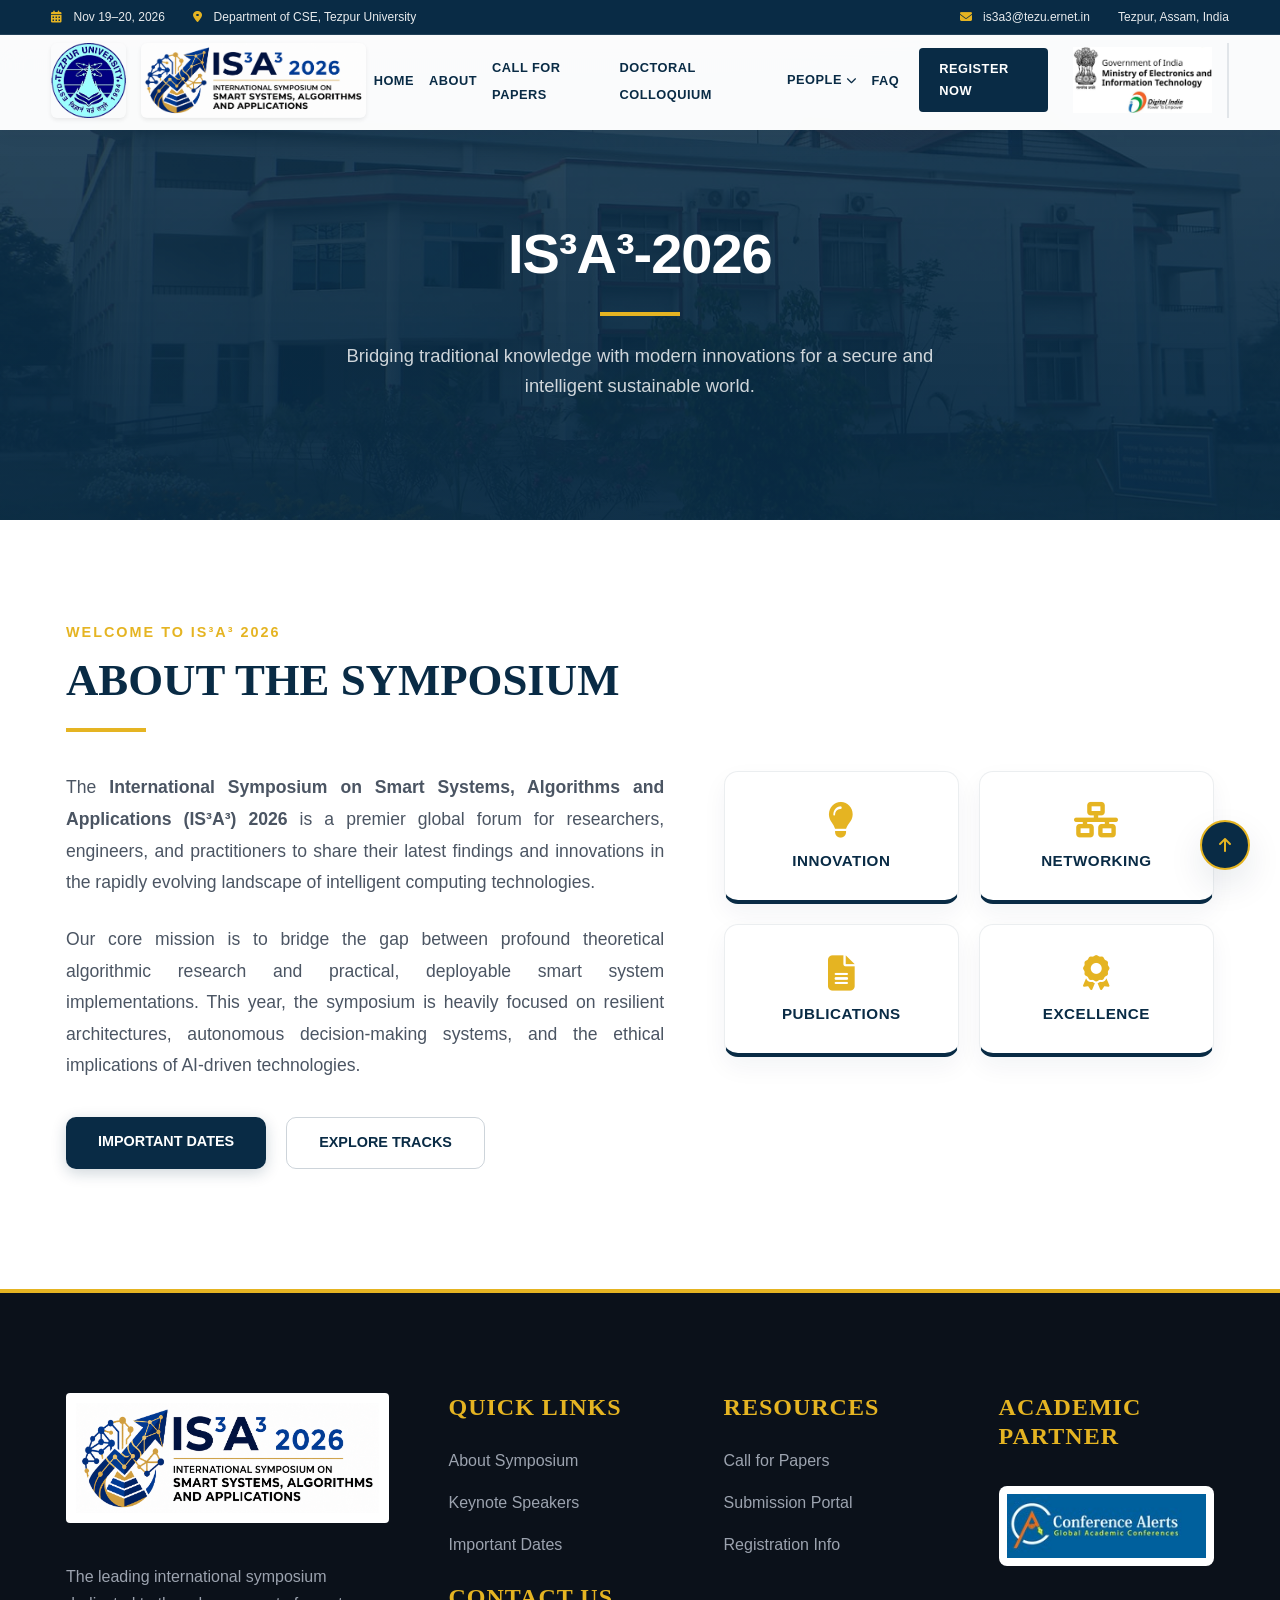
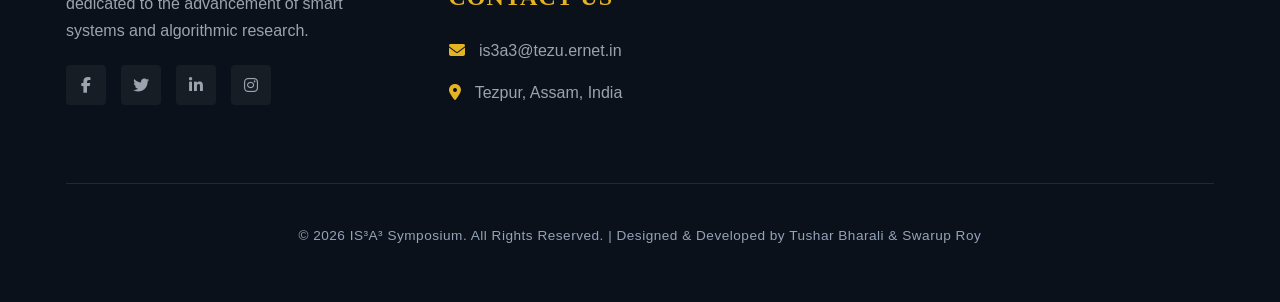
<file: about.html>
<!DOCTYPE html>
<html lang="en">
<head>
    <meta charset="UTF-8">
    <meta name="viewport" content="width=device-width, initial-scale=1.0">
    <title>About | IS³A³ 2026</title>
    
    <link rel="icon" href="src/assets/logos/tulogo.png" type="image/png">
    <link href="https://cdn.jsdelivr.net/npm/bootstrap@5.3.2/dist/css/bootstrap.min.css" rel="stylesheet">
    <link href="https://fonts.googleapis.com/css2?family=Plus+Jakarta+Sans:wght@300;400;500;600;700;800&display=swap" rel="stylesheet">
    <link rel="stylesheet" href="https://cdnjs.cloudflare.com/ajax/libs/font-awesome/6.4.0/css/all.min.css">
    <link rel="stylesheet" href="src/styles/navbar.css">
    <link rel="stylesheet" href="src/styles/about.css">
</head>
<body>

    <div class="top-bar">
        <div class="top-info-left">
            <span><i class="fas fa-calendar-alt"></i> Nov 19–20, 2026</span>
            <span class="d-none d-md-inline"><i class="fas fa-map-marker-alt"></i> Department of CSE, Tezpur University</span>
        </div>
        
        <div class="top-info-right">
            <a href="mailto:is3a3@tezu.ernet.in"><i class="fas fa-envelope"></i> is3a3@tezu.ernet.in</a>
            <span>Tezpur, Assam, India</span>
        </div>
    </div>

    <nav>
        <a class="navbar-brand" href="index.html#home">
            <img src="src/assets/logos/tulogo.png" alt="TU Logo" class="nav-logo-tu rounded shadow-sm">
            <img src="src/assets/logos/LOGO2.png" alt="IS3A3 Icon" class="nav-logo-event rounded shadow-sm">
        </a>
        
         <ul class="nav-links">
            <li><a href="index.html#home">Home</a></li>
            <li><a href="about.html">About</a></li>
            <li><a href="callforpapers.html">Call For Papers</a></li>
            <li><a href="doctoralcolloquium.html">Doctoral Colloquium</a></li>
            <li class="dropdown">
                <a href="#" class="dropdown-toggle d-flex align-items-center gap-1">
                    People <i class="fas fa-chevron-down nav-arrow"></i>
                </a>
                <ul class="dropdown-menu">
                    <li><a href="committee.html">Committee</a></li>
                    <li><a href="keynotespeakers.html">Keynote Speaker</a></li>
                    <li><a href="advisors.html">Advisory Board</a></li>
                    <li><a href="technical.html">Technical Committee</a></li>
                </ul>
            </li>
            <li><a href="index.html#faq">FAQ</a></li>
            <li><a href="registration-form.html" class="btn-header" target="_blank">Register Now</a></li>
            <li class="d-none d-lg-flex align-items-center" style="margin-left: 10px; padding-right: 15px; border-right: 2px solid rgba(9, 43, 69, 0.1);">
                <img src="src/assets/logos/meity logo.jpeg" alt="MeitY Logo" class="nav-logo-meity">
            </li>
        </ul>
        
        <div class="menu-toggle"><i class="fas fa-bars"></i></div>
    </nav>

    <header class="page-banner">
        <div data-aos="fade-up">
            <h2>IS³A³-2026</h2>
            <div class="line"></div>
            <p>Bridging traditional knowledge with modern innovations for a secure and intelligent sustainable world.</p>
        </div>
    </header>

    <section class="section" id="about">
        <div class="container">
            <div class="about-grid">
                
                <div class="about-text" data-aos="fade-right">
                    <div class="section-header" style="text-align: left;">
                        <span>Welcome to IS³A³ 2026</span>
                        <h2>About the Symposium</h2>
                        <div class="line"></div>
                    </div>
                    <p style="font-size: 1.1rem; color: var(--text-muted); margin-bottom: 25px; line-height: 1.8; text-align: justify;">
                        The <strong>International Symposium on Smart Systems, Algorithms and Applications (IS³A³) 2026</strong> is a premier global forum for researchers, engineers, and practitioners to share their latest findings and innovations in the rapidly evolving landscape of intelligent computing technologies.
                    </p>
                    <p style="font-size: 1.1rem; color: var(--text-muted); margin-bottom: 35px; line-height: 1.8; text-align: justify;">
                        Our core mission is to bridge the gap between profound theoretical algorithmic research and practical, deployable smart system implementations. This year, the symposium is heavily focused on resilient architectures, autonomous decision-making systems, and the ethical implications of AI-driven technologies.
                    </p>
                    <div style="display: flex; gap: 20px; flex-wrap: wrap;">
                        <a href="index.html#deadlines" class="btn btn-accent">Important Dates</a>
                        <a href="index.html#cfp" class="btn btn-outline">Explore Tracks</a>
                    </div>
                </div>
                
                <div class="about-features" data-aos="fade-left">
                    <div class="about-features-inline" data-aos-stagger>
                        <div class="about-card-small">
                            <i class="fas fa-lightbulb"></i>
                            <h4>Innovation</h4>
                        </div>
                        <div class="about-card-small">
                            <i class="fas fa-network-wired"></i>
                            <h4>Networking</h4>
                        </div>
                        <div class="about-card-small">
                            <i class="fas fa-file-alt"></i>
                            <h4>Publications</h4>
                        </div>
                        <div class="about-card-small">
                            <i class="fas fa-award"></i>
                            <h4>Excellence</h4>
                        </div>
                    </div>
                </div>

            </div>
        </div>
    </section>

    <footer>
        <div class="container" data-aos="fade-up">
            <div class="footer-grid">
                <div class="footer-col footer-about">
                    <img src="src/assets/logos/LOGO2.png" alt="IS³A³ 2026 Logo" style="height: 130px; width: auto; background: white; padding: 10px; border-radius: 4px; margin-bottom: 20px;">
                    <p>The leading international symposium dedicated to the advancement of smart systems and algorithmic research.</p>
                    <div class="social-links">
                        <a href="#"><i class="fab fa-facebook-f"></i></a>
                        <a href="#"><i class="fab fa-twitter"></i></a>
                        <a href="https://www.linkedin.com/in/department-of-computer-science-and-engineering-tezpur-university-3316ab21a "><i class="fab fa-linkedin-in"></i></a>
                        <a href="#"><i class="fab fa-instagram"></i></a>
                    </div>
                </div>
                <div class="footer-col">
                    <h4>Quick Links</h4>
                    <ul>
                        <li><a href="about.html">About Symposium</a></li>
                        <li><a href="keynotespeakers.html">Keynote Speakers</a></li>
                        <li><a href="index.html#deadlines">Important Dates</a></li>
                    </ul>
                
                    <h4 style="margin-top: 25px;">Contact Us</h4>
                    <ul>
                        <li><a href="mailto:is3a3@tezu.ernet.in"><i class="fas fa-envelope" style="margin-right: 10px; color: var(--accent);"></i> is3a3@tezu.ernet.in</a></li>
                        <li><a href="#"><i class="fas fa-map-marker-alt" style="margin-right: 10px; color: var(--accent);"></i> Tezpur, Assam, India</a></li>
                    </ul>
                </div>
                <div class="footer-col">
                    <h4>Resources</h4>
                    <ul>
                        <li><a href="callforpapers.html">Call for Papers</a></li>
                        <li><a href="callforpapers.html">Submission Portal</a></li>
                        <li><a href="index.html#registration">Registration Info</a></li>
                    </ul>
                </div>
                <div class="footer-col">
                    <h4>Academic Partner</h4>
                    <a href="https://conferencealerts.co.in/" target="_blank">
                        <img src="src/assets/logos/conferencealerts.jpg" alt="Academic Partner Logo" style="max-width: 220px; width: 100%; height: auto; background: white; padding: 8px; border-radius: 8px; margin-top: 10px; display: inline-block; transition: var(--transition);">
                    </a>
                </div>
            </div>
            <p class="copyright">© 2026 IS³A³ Symposium. All Rights Reserved. | Designed & Developed by Tushar Bharali & Swarup Roy</p>
        </div>
    </footer>

    <a href="#about" style="position: fixed; bottom: 30px; right: 30px; background: var(--primary); border: 2px solid var(--accent); color: var(--accent); width: 50px; height: 50px; border-radius: 50%; display: flex; align-items: center; justify-content: center; text-decoration: none; box-shadow: var(--shadow); z-index: 999; transition: var(--transition);">
        <i class="fas fa-arrow-up"></i>
    </a>

    <script src="src/scripts/main.js"></script>

    <script>
        document.addEventListener("DOMContentLoaded", function() {
            // Initializing Asynchronous Native Scroll Reveal Engine (Intersection Observer API)
            const aosElements = document.querySelectorAll('[data-aos]');
            const observerConfiguration = {
                root: null,
                rootMargin: '0px 0px -80px 0px', 
                threshold: 0.12
            };

            const scrollRevealObserver = new IntersectionObserver((entries, observer) => {
                entries.forEach(entry => {
                    if (entry.isIntersecting) {
                        entry.target.classList.add('appear');
                        observer.unobserve(entry.target); 
                    }
                });
            }, observerConfiguration);

            aosElements.forEach(element => {
                scrollRevealObserver.observe(element);
            });

            // Dynamic Wave Loading Script for grid subelements
            const staggeredLayouts = document.querySelectorAll('[data-aos-stagger]');
            staggeredLayouts.forEach(layoutGrid => {
                const subElements = layoutGrid.children;
                Array.from(subElements).forEach((childNode, stepIndex) => {
                    childNode.setAttribute('data-aos', 'fade-up');
                    childNode.style.transitionDelay = `${stepIndex * 0.12}s`; 
                    scrollRevealObserver.observe(childNode);
                });
            });
        });
    </script>
</body>
</html>
</file>
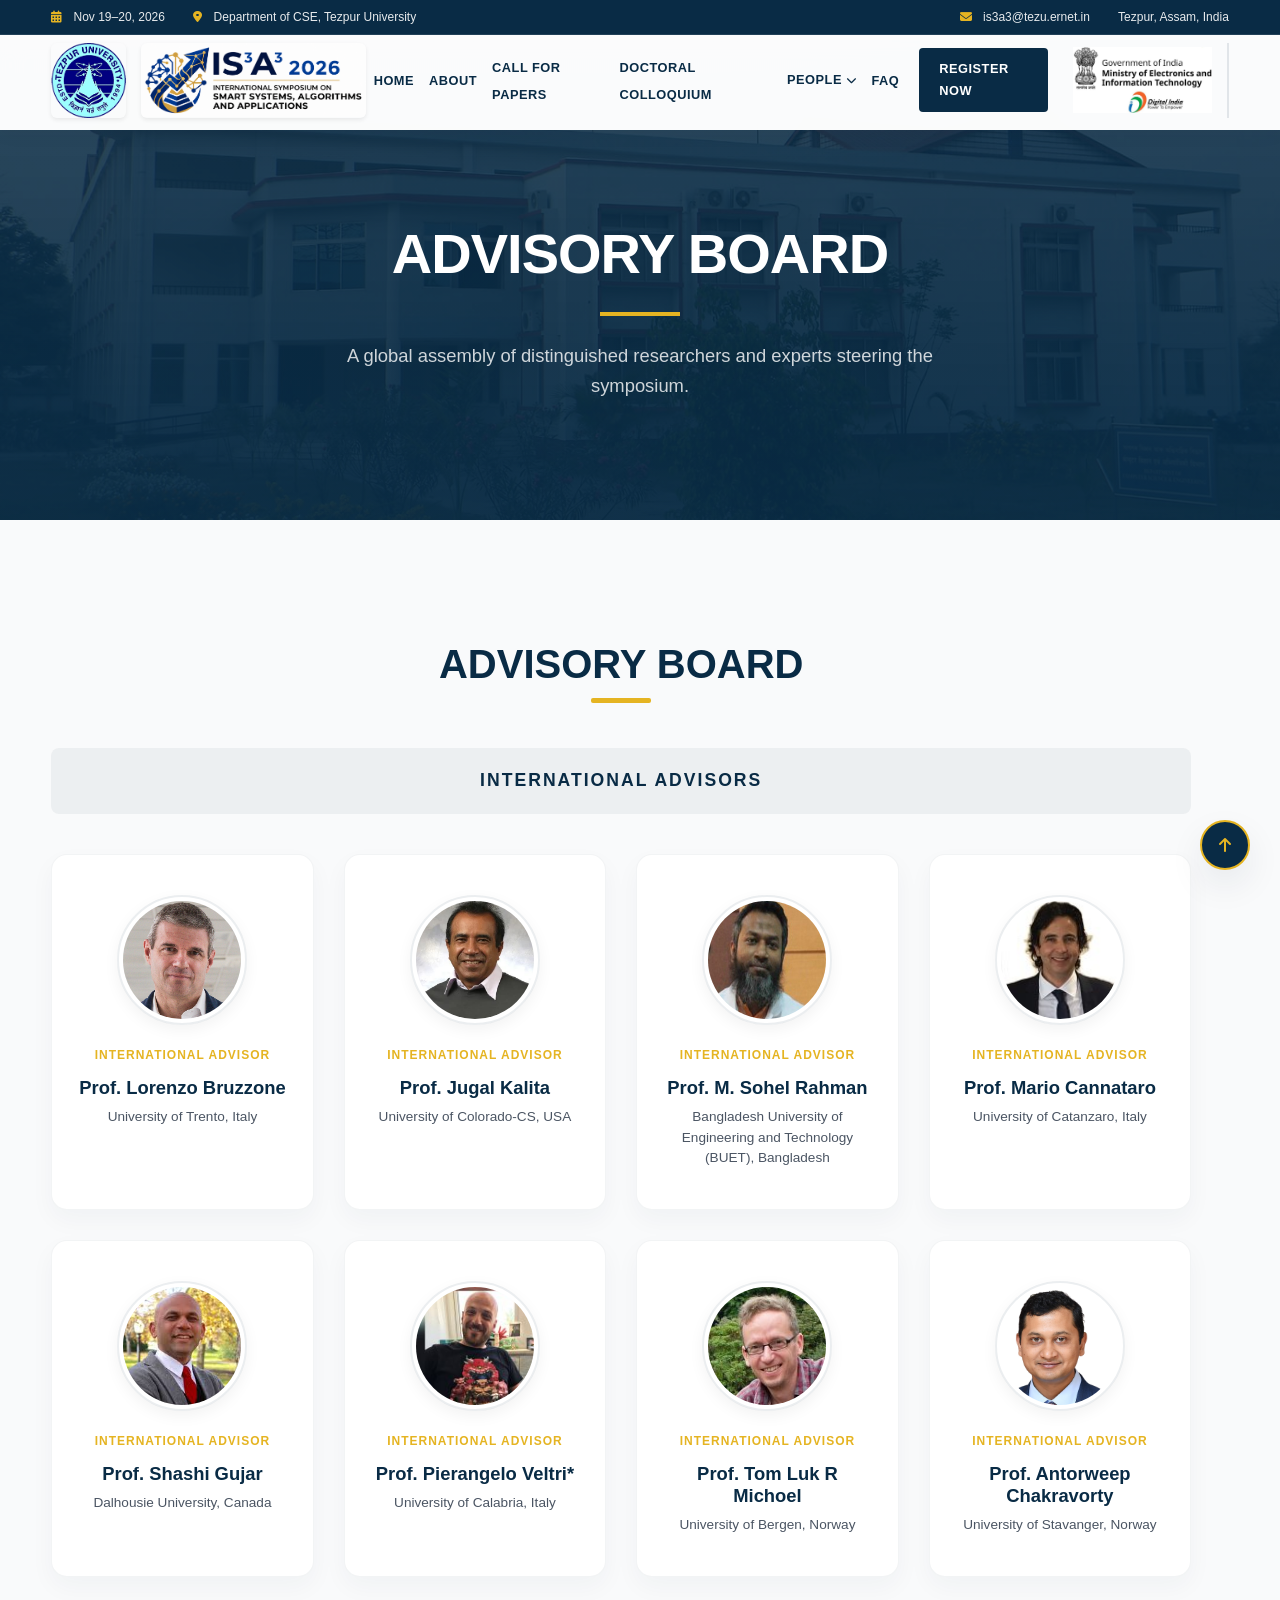
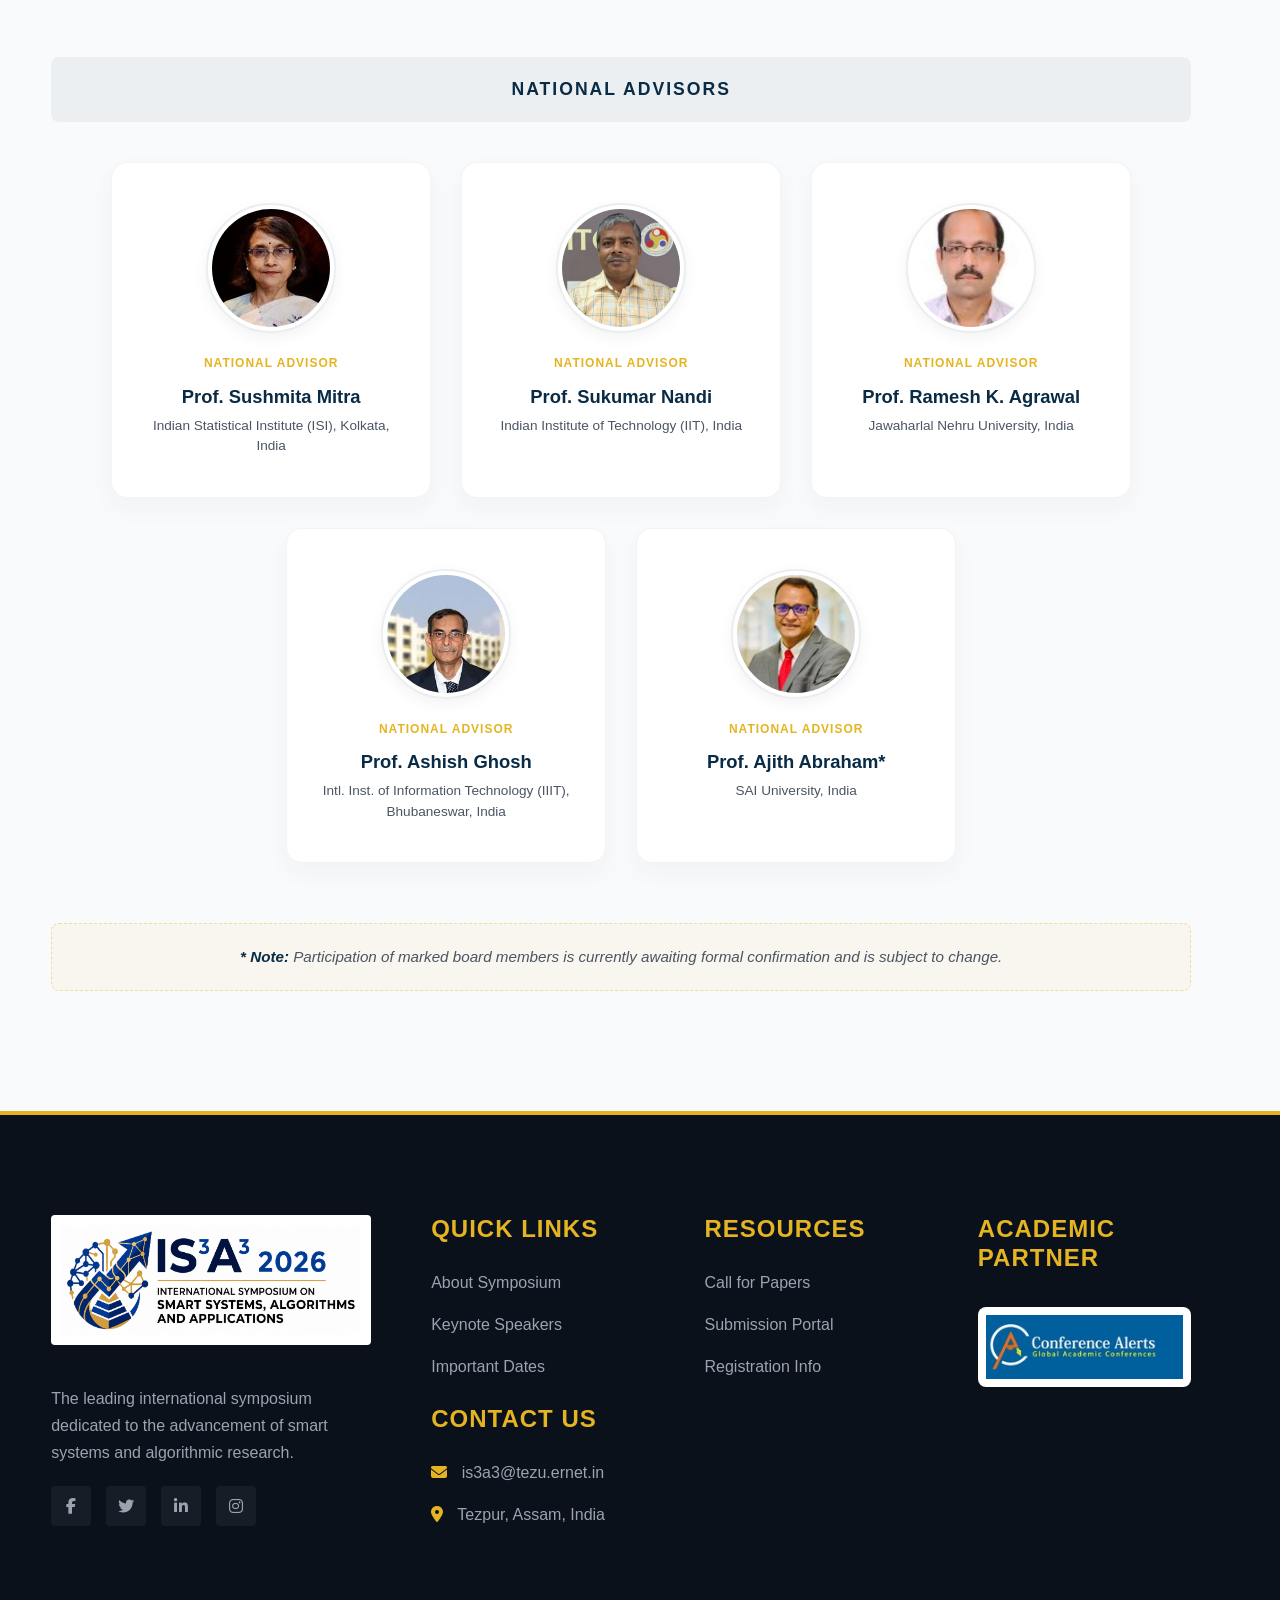
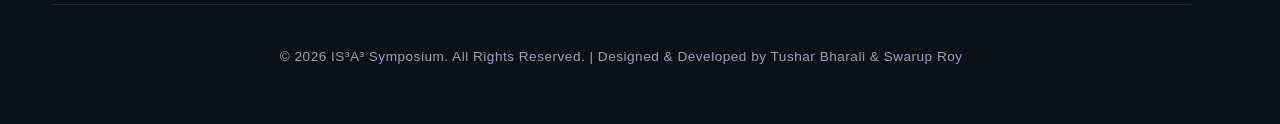
<file: advisors.html>
<!DOCTYPE html>
<html lang="en">
<head>
    <meta charset="UTF-8">
    <meta name="viewport" content="width=device-width, initial-scale=1.0">
    <title>Advisory Board | IS³A³ 2026</title>
    
    <link rel="icon" href="src/assets/logos/tulogo.png" type="image/png">
    <link href="https://cdn.jsdelivr.net/npm/bootstrap@5.3.2/dist/css/bootstrap.min.css" rel="stylesheet">
    <link href="https://fonts.googleapis.com/css2?family=Plus+Jakarta+Sans:wght@300;400;500;600;700;800&display=swap" rel="stylesheet">
    <link rel="stylesheet" href="https://cdnjs.cloudflare.com/ajax/libs/font-awesome/6.4.0/css/all.min.css">
    <link rel="stylesheet" href="src/styles/committee.css">
    <link rel="stylesheet" href="src/styles/navbar.css">
</head>
<body>
    <div class="top-bar">
        <div class="top-info-left">
            <span><i class="fas fa-calendar-alt"></i> Nov 19–20, 2026</span>
            <span class="d-none d-md-inline"><i class="fas fa-map-marker-alt"></i> Department of CSE, Tezpur University</span>
        </div>
        
        <div class="top-info-right">
            <a href="mailto:is3a3@tezu.ernet.in"><i class="fas fa-envelope"></i> is3a3@tezu.ernet.in</a>
            <span>Tezpur, Assam, India</span>
        </div>
    </div>
    <nav>
        <a class="navbar-brand" href="index.html#home">
            <img src="src/assets/logos/tulogo.png" alt="TU Logo" class="nav-logo-tu rounded shadow-sm">
            <img src="src/assets/logos/LOGO2.png" alt="IS3A3 Icon" class="nav-logo-event rounded shadow-sm">
        </a>
        
         <ul class="nav-links">
            <li><a href="index.html#home">Home</a></li>
            <li><a href="about.html">About</a></li>
            <li><a href="callforpapers.html">Call For Papers</a></li>
            <li><a href="doctoralcolloquium.html">Doctoral Colloquium</a></li>
            <li class="dropdown">
                <a href="#" class="dropdown-toggle d-flex align-items-center gap-1">
                    People <i class="fas fa-chevron-down nav-arrow"></i>
                </a>
                <ul class="dropdown-menu">
                    <li><a href="committee.html">Committee</a></li>
                    <li><a href="keynotespeakers.html">Keynote Speaker</a></li>
                    <li><a href="advisors.html">Advisory Board</a></li>
                    <li><a href="technical.html">Technical Committee</a></li>
                </ul>
            </li>
            <li><a href="index.html#faq">FAQ</a></li>
            <li><a href="registration-form.html" class="btn-header" target="_blank">Register Now</a></li>
            <li class="d-none d-lg-flex align-items-center" style="margin-left: 10px; padding-right: 15px; border-right: 2px solid rgba(9, 43, 69, 0.1);">
                <img src="src/assets/logos/meity logo.jpeg" alt="MeitY Logo" class="nav-logo-meity">
            </li>
        </ul>
        
        <div class="menu-toggle"><i class="fas fa-bars"></i></div>
    </nav>
    
    <header class="page-banner">
        <h2>Advisory Board</h2>
        <div class="line"></div>
        <p>A global assembly of distinguished researchers and experts steering the symposium.</p>
    </header>
    
    <section class="section" id="committees">
        <div class="container">
            <h2 class="section-title">Advisory Board</h2>
            
            <div class="category-header" style="margin-top: 40px;">International Advisors</div>
            <div class="profile-grid">
                <div class="profile-card">
                    <div class="profile-img-wrap"><img src="src/assets/images/committee/lorenzo.png" alt="Prof Lorenzo Bruzzone"></div>
                    <span class="profile-role">International Advisor</span>
                    <h5 class="profile-name">Prof. Lorenzo Bruzzone</h5>
                    <p class="profile-affiliation">University of Trento, Italy</p>
                </div>
                <div class="profile-card">
                    <div class="profile-img-wrap"><img src="src/assets/images/committee/jugal_kalita.jpeg" alt="Prof Jugal Kalita"></div>
                    <span class="profile-role">International Advisor</span>
                    <h5 class="profile-name">Prof. Jugal Kalita</h5>
                    <p class="profile-affiliation">University of Colorado-CS, USA</p>
                </div>
                <div class="profile-card">
                    <div class="profile-img-wrap"><img src="src/assets/images/committee/msohel.jpg" alt="Prof M Sohel Rahman"></div>
                    <span class="profile-role">International Advisor</span>
                    <h5 class="profile-name">Prof. M. Sohel Rahman</h5>
                    <p class="profile-affiliation">Bangladesh University of Engineering and Technology (BUET), Bangladesh</p>
                </div>
                <div class="profile-card">
                    <div class="profile-img-wrap"><img src="src/assets/images/committee/mario.jpg" alt="Prof Mario Cannataro"></div>
                    <span class="profile-role">International Advisor</span>
                    <h5 class="profile-name">Prof. Mario Cannataro</h5>
                    <p class="profile-affiliation">University of Catanzaro, Italy</p>
                </div>
                <div class="profile-card">
                    <div class="profile-img-wrap"><img src="src/assets/images/committee/sashi.png" alt="Prof Shashi Gujar"></div>
                    <span class="profile-role">International Advisor</span>
                    <h5 class="profile-name">Prof. Shashi Gujar</h5>
                    <p class="profile-affiliation">Dalhousie University, Canada</p>
                </div>
                <div class="profile-card">
                    <div class="profile-img-wrap"><img src="src/assets/images/committee/pierangelo.jpg" alt="Prof Pierangelo Veltri"></div>
                    <span class="profile-role">International Advisor</span>
                    <h5 class="profile-name">Prof. Pierangelo Veltri*</h5>
                    <p class="profile-affiliation">University of Calabria, Italy</p>
                </div>
                <div class="profile-card">
                    <div class="profile-img-wrap"><img src="src/assets/images/committee/tom.jpg" alt="Prof Tom Luk R Michoel"></div>
                    <span class="profile-role">International Advisor</span>
                    <h5 class="profile-name">Prof. Tom Luk R Michoel</h5>
                    <p class="profile-affiliation">University of Bergen, Norway</p>
                </div>
                <div class="profile-card">
                    <div class="profile-img-wrap"><img src="src/assets/images/committee/antorweep_chakravorty.png" alt="Prof Antorweep Chakravorty"></div>
                    <span class="profile-role">International Advisor</span>
                    <h5 class="profile-name">Prof. Antorweep Chakravorty</h5>
                    <p class="profile-affiliation">University of Stavanger, Norway</p>
                </div>
            </div>

            <div class="category-header">National Advisors</div>
            <div class="profile-grid centered">
                <div class="profile-card">
                    <div class="profile-img-wrap"><img src="src/assets/images/committee/sushmita.jpg" alt="Prof Sushmita Mitra"></div>
                    <span class="profile-role">National Advisor</span>
                    <h5 class="profile-name">Prof. Sushmita Mitra</h5>
                    <p class="profile-affiliation">Indian Statistical Institute (ISI), Kolkata, India</p>
                </div>
                <div class="profile-card">
                    <div class="profile-img-wrap"><img src="src/assets/images/committee/snandi.jpg" alt="Prof Sukumar Nandi"></div>
                    <span class="profile-role">National Advisor</span>
                    <h5 class="profile-name">Prof.  Sukumar Nandi</h5>
                    <p class="profile-affiliation">Indian Institute of Technology (IIT), India</p>
                </div>
                <div class="profile-card">
                    <div class="profile-img-wrap"><img src="src/assets/images/committee/rka_0.jpg" alt="Prof R. K. Agrawal"></div>
                    <span class="profile-role">National Advisor</span>
                    <h5 class="profile-name">Prof. Ramesh K. Agrawal</h5>
                    <p class="profile-affiliation">Jawaharlal Nehru University, India</p>
                </div>
                <div class="profile-card">
                    <div class="profile-img-wrap"><img src="src/assets/images/committee/ashish.jpg" alt="Prof Ashis Ghosh"></div>
                    <span class="profile-role">National Advisor</span>
                    <h5 class="profile-name">Prof. Ashish Ghosh</h5>
                    <p class="profile-affiliation">Intl. Inst. of Information Technology (IIIT), Bhubaneswar, India</p>
                </div>
                <div class="profile-card">
                    <div class="profile-img-wrap"><img src="src/assets/images/committee/ajitabraham.jpg" alt="Prof Ajith Abraham"></div>
                    <span class="profile-role">National Advisor</span>
                    <h5 class="profile-name">Prof. Ajith Abraham*</h5>
                    <p class="profile-affiliation">SAI University, India</p>
                </div>
            </div>

            <div style="text-align: center; margin-top: 60px; padding: 20px; background: rgba(229, 180, 34, 0.05); border-radius: 8px; border: 1px dashed rgba(229, 180, 34, 0.4); display: inline-block; width: 100%; margin-left: auto; margin-right: auto;">
                <p style="color: var(--text-muted); font-size: 0.95rem; font-style: italic; margin: 0;">
                    <strong style="color: var(--primary);">* Note:</strong> Participation of marked board members is currently awaiting formal confirmation and is subject to change.
                </p>
            </div>

        </div>
    </section>

    <footer>
        <div class="container">
            <div class="footer-grid">
                <div class="footer-col footer-about">
                    <img src="src/assets/logos/LOGO2.png" alt="IS³A³ 2026 Logo" style="height: 130px; width: auto; background: white; padding: 10px; border-radius: 4px; margin-bottom: 20px;">
                    <p>The leading international symposium dedicated to the advancement of smart systems and algorithmic research.</p>
                    <div class="social-links">
                        <a href="#"><i class="fab fa-facebook-f"></i></a>
                        <a href="#"><i class="fab fa-twitter"></i></a>
                        <a href="https://www.linkedin.com/in/department-of-computer-science-and-engineering-tezpur-university-3316ab21a "><i class="fab fa-linkedin-in"></i></a>
                        <a href="#"><i class="fab fa-instagram"></i></a>
                    </div>
                </div>
                <div class="footer-col">
                    <h4>Quick Links</h4>
                    <ul>
                        <li><a href="about.html">About Symposium</a></li>
                        <li><a href="keynotespeakers.html">Keynote Speakers</a></li>
                        <li><a href="index.html#deadlines">Important Dates</a></li>
                    </ul>
                
                    <h4 style="margin-top: 25px;">Contact Us</h4>
                    <ul>
                        <li><a href="mailto:is3a3@tezu.ernet.in"><i class="fas fa-envelope" style="margin-right: 10px; color: var(--accent);"></i> is3a3@tezu.ernet.in</a></li>
                        <li><a href="#"><i class="fas fa-map-marker-alt" style="margin-right: 10px; color: var(--accent);"></i> Tezpur, Assam, India</a></li>
                    </ul>
                </div>
                <div class="footer-col">
                    <h4>Resources</h4>
                    <ul>
                        <li><a href="callforpapers.html">Call for Papers</a></li>
                        <li><a href="callforpapers.html">Submission Portal</a></li>
                        <li><a href="index.html#registration">Registration Info</a></li>
                    </ul>
                </div>
                <div class="footer-col">
                    <h4>Academic Partner</h4>
                    <a href="https://conferencealerts.co.in/" target="_blank">
                        <img src="src/assets/logos/conferencealerts.jpg" alt="Academic Partner Logo" style="max-width: 220px; width: 100%; height: auto; background: white; padding: 8px; border-radius: 8px; margin-top: 10px; display: inline-block; transition: var(--transition);">
                    </a>
                </div>
            </div>
            <p class="copyright">© 2026 IS³A³ Symposium. All Rights Reserved. | Designed & Developed by Tushar Bharali & Swarup Roy</p>
        </div>
    </footer>

    <a href="#committees" style="position: fixed; bottom: 30px; right: 30px; background: var(--primary); border: 2px solid var(--accent); color: var(--accent); width: 50px; height: 50px; border-radius: 50%; display: flex; align-items: center; justify-content: center; text-decoration: none; box-shadow: var(--shadow); z-index: 999; transition: var(--transition);">
        <i class="fas fa-arrow-up"></i>
    </a>

    <script src="src/scripts/main.js"></script>

</body>
</html>
</file>
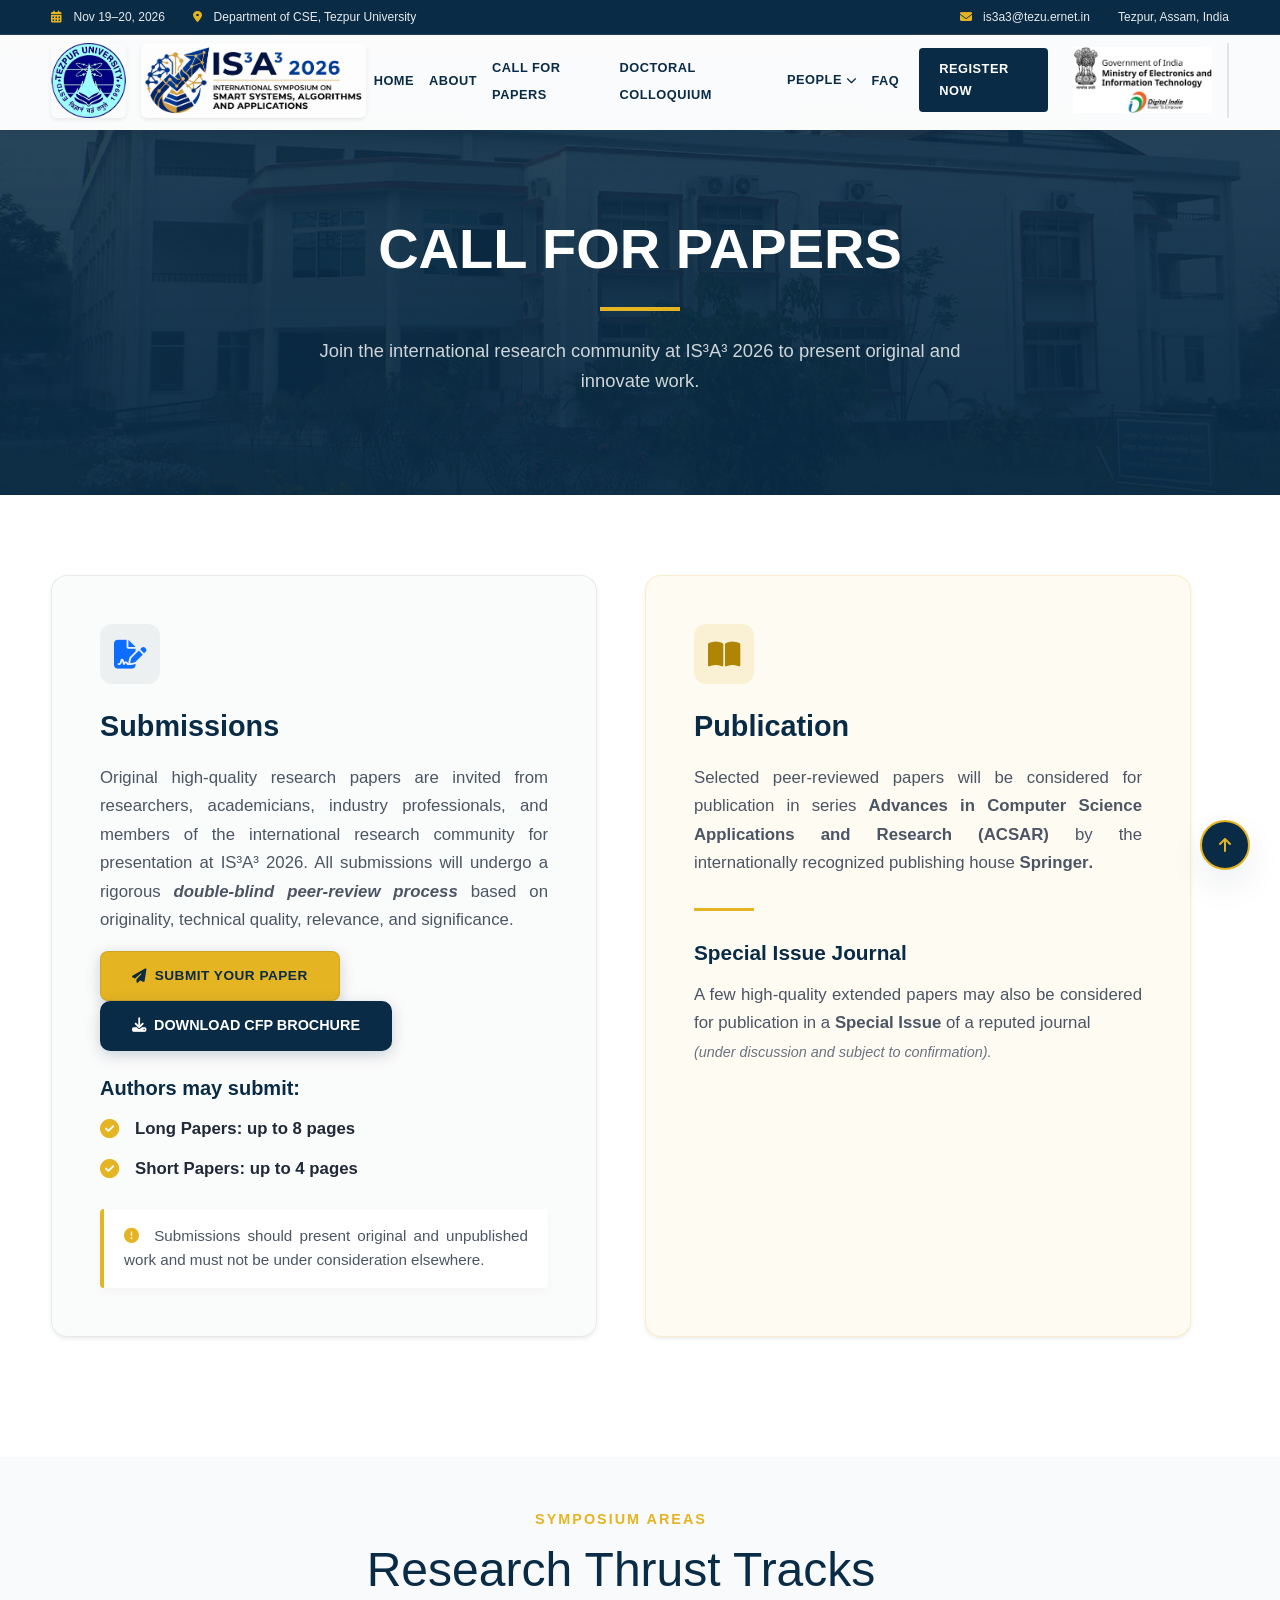
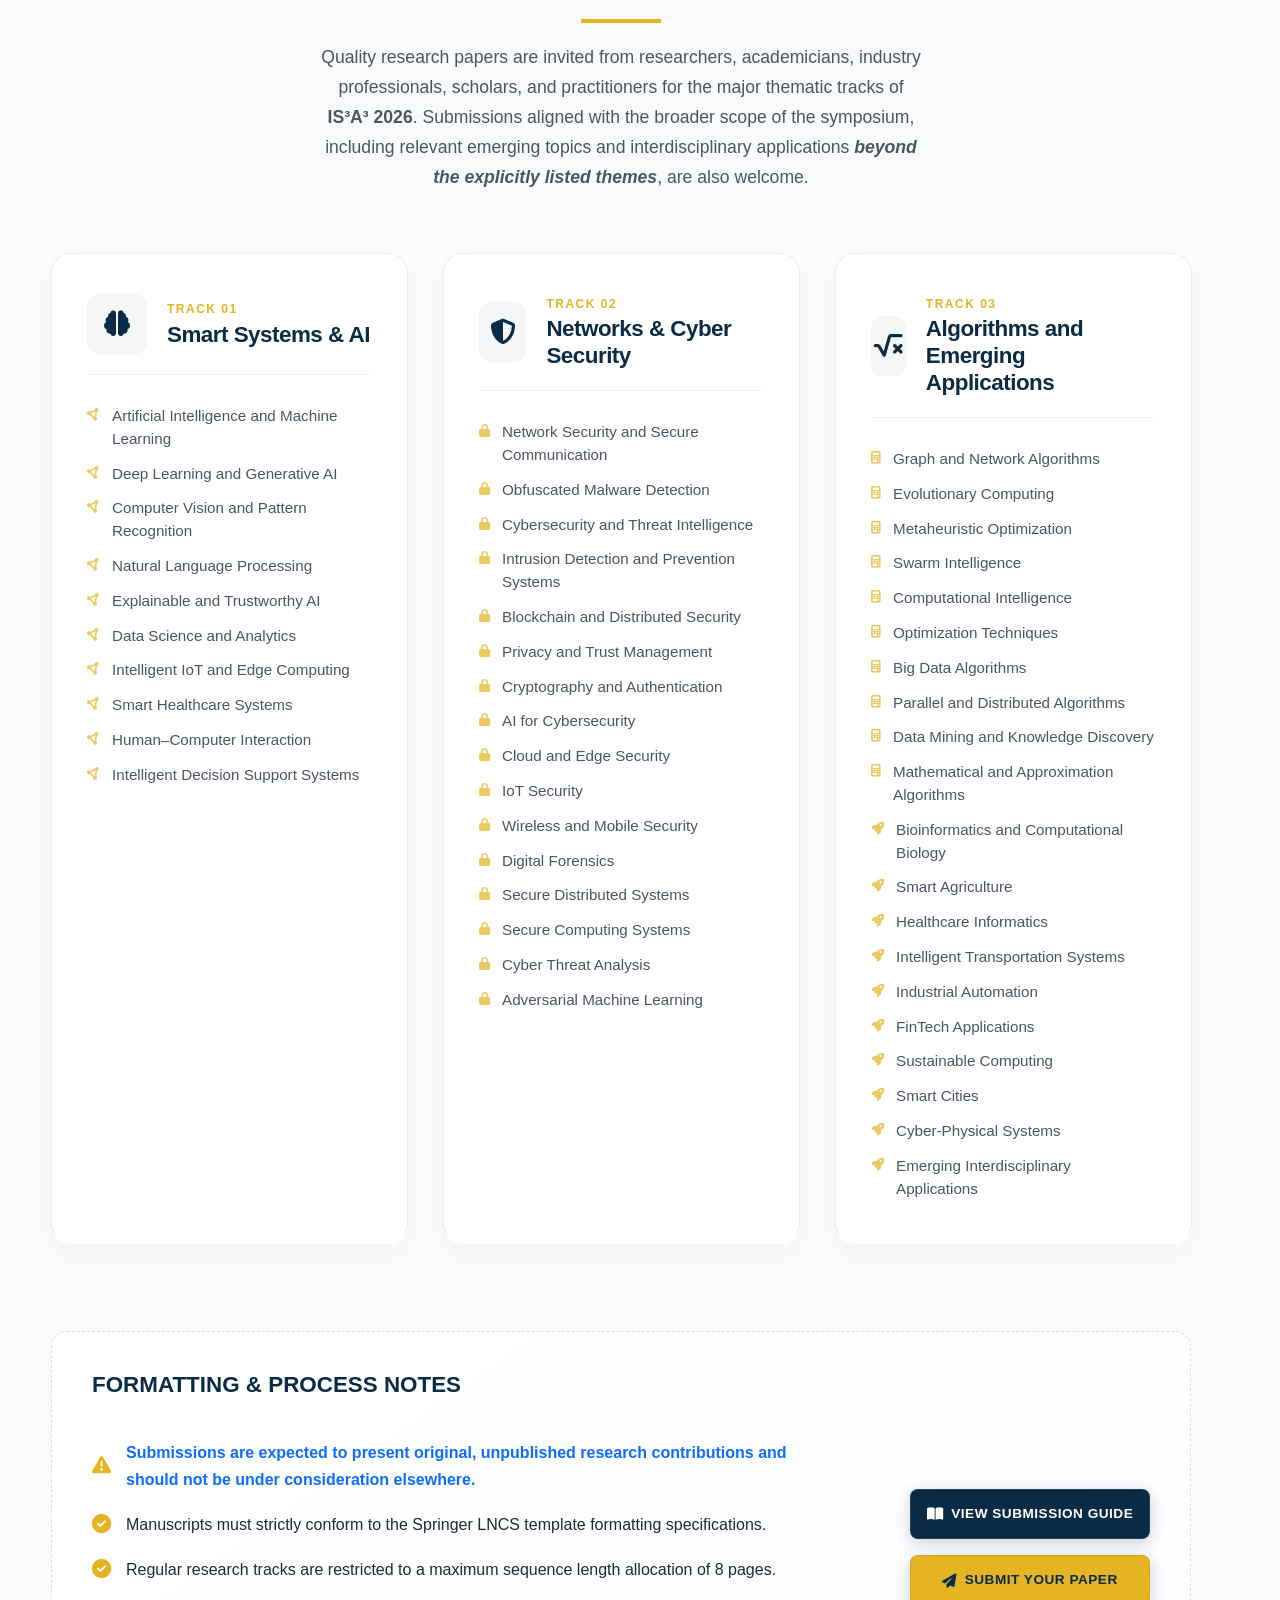
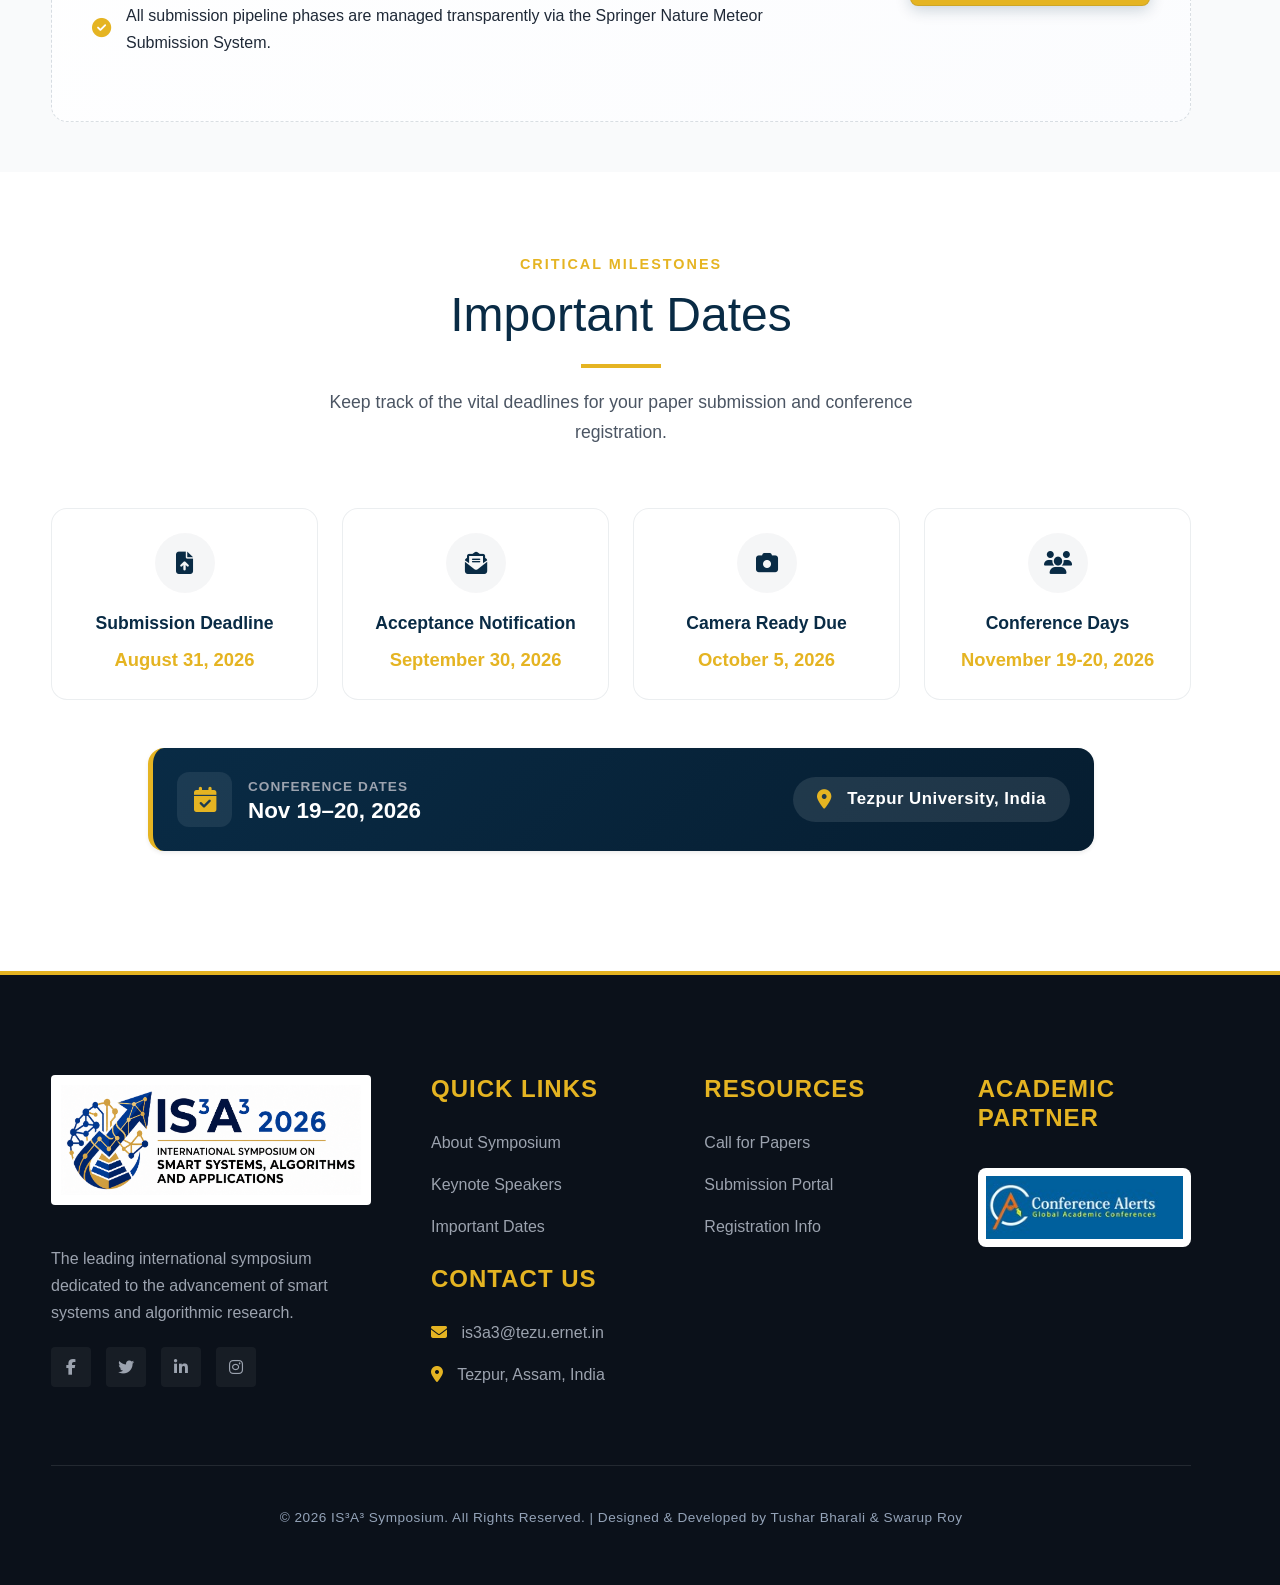
<file: callforpapers.html>
<!DOCTYPE html>
<html lang="en">
<head>
    <meta charset="UTF-8">
    <meta name="viewport" content="width=device-width, initial-scale=1.0">
    <title>Call For Papers | IS³A³ 2026</title>
    
    <link rel="icon" href="src/assets/logos/tulogo.png" type="image/png">
    <link href="https://cdn.jsdelivr.net/npm/bootstrap@5.3.2/dist/css/bootstrap.min.css" rel="stylesheet">
    <link href="https://fonts.googleapis.com/css2?family=Plus+Jakarta+Sans:wght@300;400;500;600;700;800&display=swap" rel="stylesheet">
    <link rel="stylesheet" href="https://cdnjs.cloudflare.com/ajax/libs/font-awesome/6.4.0/css/all.min.css">
    
    <link rel="stylesheet" href="src/styles/callforpapers.css">
    <link rel="stylesheet" href="src/styles/navbar.css">
</head>
<body>
    <div class="top-bar">
        <div class="top-info-left">
            <span><i class="fas fa-calendar-alt"></i> Nov 19–20, 2026</span>
            <span class="d-none d-md-inline"><i class="fas fa-map-marker-alt"></i> Department of CSE, Tezpur University</span>
        </div>
        
        <div class="top-info-right">
            <a href="mailto:is3a3@tezu.ernet.in"><i class="fas fa-envelope"></i> is3a3@tezu.ernet.in</a>
            <span>Tezpur, Assam, India</span>
        </div>
    </div>

    <nav>
        <a class="navbar-brand" href="index.html#home">
            <img src="src/assets/logos/tulogo.png" alt="TU Logo" class="nav-logo-tu rounded shadow-sm">
            <img src="src/assets/logos/LOGO2.png" alt="IS3A3 Icon" class="nav-logo-event rounded shadow-sm">
        </a>
        
         <ul class="nav-links">
            <li><a href="index.html#home">Home</a></li>
            <li><a href="about.html">About</a></li>
            <li><a href="callforpapers.html">Call For Papers</a></li>
            <li><a href="doctoralcolloquium.html">Doctoral Colloquium</a></li>
            <li class="dropdown">
                <a href="#" class="dropdown-toggle d-flex align-items-center gap-1">
                    People <i class="fas fa-chevron-down nav-arrow"></i>
                </a>
                <ul class="dropdown-menu">
                    <li><a href="committee.html">Committee</a></li>
                    <li><a href="keynotespeakers.html">Keynote Speaker</a></li>
                    <li><a href="advisors.html">Advisory Board</a></li>
                    <li><a href="technical.html">Technical Committee</a></li>
                </ul>
            </li>
            <li><a href="index.html#faq">FAQ</a></li>
            <li><a href="registration-form.html" class="btn-header" target="_blank">Register Now</a></li>
            <li class="d-none d-lg-flex align-items-center" style="margin-left: 10px; padding-right: 15px; border-right: 2px solid rgba(9, 43, 69, 0.1);">
                <img src="src/assets/logos/meity logo.jpeg" alt="MeitY Logo" class="nav-logo-meity">
            </li>
        </ul>
        
        <div class="menu-toggle"><i class="fas fa-bars"></i></div>
    </nav>

    <header class="page-banner">
        <h2>Call For Papers</h2>
        <div class="line"></div>
        <p>Join the international research community at IS³A³ 2026 to present original and innovate work.</p>
    </header>

    <section class="section bg-white" id="cfp-overview">
        <div class="container">
            <div class="row g-5">
                <div class="col-lg-6" data-aos="fade-right">
                    <div class="p-5 rounded-4 shadow-sm" style="background: rgba(9, 43, 69, 0.02); border: 1px solid rgba(9, 43, 69, 0.08); height: 100%;">
                        <div style="width: 60px; height: 60px; background: rgba(9, 43, 69, 0.05); border-radius: 12px; display: flex; align-items: center; justify-content: center; margin-bottom: 25px;">
                            <i class="fas fa-file-signature text-primary" style="font-size: 1.8rem;"></i>
                        </div>
                        <h3 style="font-family: 'Montserrat', sans-serif; font-weight: 800; color: var(--primary); margin-bottom: 20px; font-size: 1.8rem;">Submissions</h3>
                        <p style="color: var(--text-muted); font-size: 1.05rem; line-height: 1.7; text-align: justify;">
                            Original high-quality research papers are invited from researchers, academicians, industry professionals, and members of the international research community for presentation at IS³A³ 2026. All submissions will undergo a rigorous <strong><em>double-blind peer-review process</em></strong> based on originality, technical quality, relevance, and significance.
                        </p>

        			    <a href="https://meteor.springer.com/IS3A32026" target="_blank"
           				        class="btn btn-accent text-center btn-submit-paper">
           		                <i class="fas fa-paper-plane me-2"></i>Submit Your Paper
                        </a>

                        <a href="src/assets/documents/IS3A3_2026_CFP.pdf" download="IS3A3_2026_CFP" class="btn btn-accent text-center btn-download-brochure">
                            <i class="fas fa-download me-2"></i>Download CFP Brochure
                        </a>
                        
                        <h5 style="color: var(--primary); font-weight: 700; margin: 25px 0 15px; font-family: 'Montserrat', sans-serif;">Authors may submit:</h5>
                        <ul style="list-style: none; padding: 0; margin-bottom: 25px;">
                            <li style="margin-bottom: 12px; font-size: 1.05rem; color: var(--text-main); font-weight: 600; display: flex; align-items: center;">
                                <i class="fas fa-check-circle text-accent me-3" style="font-size: 1.2rem;"></i> <strong>Long Papers:&nbsp;</strong> up to 8 pages
                            </li>
                            <li style="margin-bottom: 12px; font-size: 1.05rem; color: var(--text-main); font-weight: 600; display: flex; align-items: center;">
                                <i class="fas fa-check-circle text-accent me-3" style="font-size: 1.2rem;"></i> <strong>Short Papers:&nbsp;</strong> up to 4 pages
                            </li>
                        </ul>
                        
                        <div style="background: var(--white); padding: 15px 20px; border-left: 4px solid var(--accent); border-radius: 4px; box-shadow: 0 4px 10px rgba(0,0,0,0.03);">
                            <p style="color: var(--text-muted); font-size: 0.95rem; line-height: 1.6; text-align: justify; margin-bottom: 0; font-weight: 500;">
                                <i class="fas fa-exclamation-circle text-accent me-2"></i> Submissions should present original and unpublished work and must not be under consideration elsewhere.
                            </p>
                        </div>
                    </div>
                </div>
                
                <div class="col-lg-6" data-aos="fade-left">
                    <div class="p-5 rounded-4 shadow-sm" style="background: rgba(229, 180, 34, 0.05); border: 1px solid rgba(229, 180, 34, 0.2); height: 100%;">
                        <div style="width: 60px; height: 60px; background: rgba(229, 180, 34, 0.15); border-radius: 12px; display: flex; align-items: center; justify-content: center; margin-bottom: 25px;">
                            <i class="fas fa-book-open" style="font-size: 1.8rem; color: #b08405;"></i>
                        </div>
                        <h3 style="font-family: 'Montserrat', sans-serif; font-weight: 800; color: var(--primary); margin-bottom: 20px; font-size: 1.8rem;">Publication</h3>
                        <p style="color: var(--text-muted); font-size: 1.05rem; line-height: 1.7; text-align: justify; margin-bottom: 30px;">
                            Selected peer-reviewed papers will be considered for publication in series <b>Advances in Computer Science Applications and Research (ACSAR)</b> by the internationally recognized publishing house <strong><b>Springer</b>.</strong> <br>
                            <span style="font-size: 0.9rem; color: #6B7280; font-style: italic;"></span>
                        </p>
                        
                        <div style="width: 60px; height: 3px; background: var(--accent); margin: 30px 0;"></div>
                        
                        <h4 style="font-family: 'Montserrat', sans-serif; font-weight: 700; color: var(--primary); margin-bottom: 15px; font-size: 1.3rem;">Special Issue Journal</h4>
                        <p style="color: var(--text-muted); font-size: 1.05rem; line-height: 1.7; text-align: justify; margin-bottom: 0;">
                            A few high-quality extended papers may also be considered for publication in a <strong>Special Issue</strong> of a reputed journal <br>
                            <span style="font-size: 0.9rem; color: #6B7280; font-style: italic;">(under discussion and subject to confirmation).</span>
                        </p>
                    </div>
                </div>
            </div>
        </div>
    </section>

    <section class="section bg-off-white" id="cfp-tracks" style="padding-top: 50px; padding-bottom: 50px;">
        <div class="container">
            <div class="section-header" data-aos="fade-up">
                <span>Symposium Areas</span>
                <h2>Research Thrust Tracks</h2>
                <div class="line"></div>
                <p>
                 Quality research papers are invited from researchers, academicians, industry professionals, scholars, and practitioners for the major thematic tracks of <b>IS³A³ 2026</b>. Submissions aligned with the broader scope of the symposium, including relevant emerging topics and interdisciplinary applications <b><i>beyond the explicitly listed themes</i></b>, are also welcome.
                </p>
            </div>
            
            <div class="cfp-grid-4-tracks" data-aos-stagger>
                
                <div class="cfp-mega-card">
                    <div class="cfp-card-header-wrap">
                        <div class="cfp-track-icon">
                            <i class="fas fa-brain"></i>
                        </div>
                        <div class="cfp-track-meta">
                            <span class="track-number">Track 01</span>
                            <h3>Smart Systems & AI</h3>
                        </div>
                    </div>
                    <ul class="track-topics-list">
                        <li><i class="fas fa-circle-nodes"></i> Artificial Intelligence and Machine Learning</li>
                        <li><i class="fas fa-circle-nodes"></i> Deep Learning and Generative AI</li>
                        <li><i class="fas fa-circle-nodes"></i> Computer Vision and Pattern Recognition</li>
                        <li><i class="fas fa-circle-nodes"></i> Natural Language Processing</li>
                        <li><i class="fas fa-circle-nodes"></i> Explainable and Trustworthy AI</li>
                        <li><i class="fas fa-circle-nodes"></i> Data Science and Analytics</li>
                        <li><i class="fas fa-circle-nodes"></i> Intelligent IoT and Edge Computing</li>
                        <li><i class="fas fa-circle-nodes"></i> Smart Healthcare Systems</li>
                        <li><i class="fas fa-circle-nodes"></i> Human–Computer Interaction</li>
                        <li><i class="fas fa-circle-nodes"></i> Intelligent Decision Support Systems</li>
                    </ul>
                </div>

                <div class="cfp-mega-card">
                    <div class="cfp-card-header-wrap">
                        <div class="cfp-track-icon">
                            <i class="fas fa-shield-alt"></i>
                        </div>
                        <div class="cfp-track-meta">
                            <span class="track-number">Track 02</span>
                            <h3>Networks & Cyber Security</h3>
                        </div>
                    </div>
                    <ul class="track-topics-list">
                        <li><i class="fas fa-lock"></i> Network Security and Secure Communication</li>
			<li><i class="fas fa-lock"></i> Obfuscated Malware Detection</li>
                        <li><i class="fas fa-lock"></i> Cybersecurity and Threat Intelligence</li>
                        <li><i class="fas fa-lock"></i> Intrusion Detection and Prevention Systems</li>
                        <li><i class="fas fa-lock"></i> Blockchain and Distributed Security</li>
                        <li><i class="fas fa-lock"></i> Privacy and Trust Management</li>
                        <li><i class="fas fa-lock"></i> Cryptography and Authentication</li>
                        <li><i class="fas fa-lock"></i> AI for Cybersecurity</li>
                        <li><i class="fas fa-lock"></i> Cloud and Edge Security</li>
                        <li><i class="fas fa-lock"></i> IoT Security</li>
                        <li><i class="fas fa-lock"></i> Wireless and Mobile Security</li>
                        <li><i class="fas fa-lock"></i> Digital Forensics</li>
                        <li><i class="fas fa-lock"></i> Secure Distributed Systems</li>
                        <li><i class="fas fa-lock"></i> Secure Computing Systems</li>
                        <li><i class="fas fa-lock"></i> Cyber Threat Analysis</li>
                        <li><i class="fas fa-lock"></i> Adversarial Machine Learning</li>
                    </ul>
                </div>

                <div class="cfp-mega-card">
                    <div class="cfp-card-header-wrap">
                        <div class="cfp-track-icon">
                            <i class="fas fa-square-root-variable"></i>
                        </div>
                        <div class="cfp-track-meta">
                            <span class="track-number">Track 03</span>
                            <h3>Algorithms and Emerging Applications</h3>
                        </div>
                    </div>

                    <ul class="track-topics-list">
                        <li><i class="fas fa-calculator"></i> Graph and Network Algorithms</li>
                        <li><i class="fas fa-calculator"></i> Evolutionary Computing</li>
                        <li><i class="fas fa-calculator"></i> Metaheuristic Optimization</li>
                        <li><i class="fas fa-calculator"></i> Swarm Intelligence</li>
                        <li><i class="fas fa-calculator"></i> Computational Intelligence</li>
                        <li><i class="fas fa-calculator"></i> Optimization Techniques</li>
                        <li><i class="fas fa-calculator"></i> Big Data Algorithms</li>
                        <li><i class="fas fa-calculator"></i> Parallel and Distributed Algorithms</li>
                        <li><i class="fas fa-calculator"></i> Data Mining and Knowledge Discovery</li>
                        <li><i class="fas fa-calculator"></i> Mathematical and Approximation Algorithms</li>

                        <li><i class="fas fa-rocket"></i> Bioinformatics and Computational Biology</li>
                        <li><i class="fas fa-rocket"></i> Smart Agriculture</li>
                        <li><i class="fas fa-rocket"></i> Healthcare Informatics</li>
                        <li><i class="fas fa-rocket"></i> Intelligent Transportation Systems</li>
                        <li><i class="fas fa-rocket"></i> Industrial Automation</li>
                        <li><i class="fas fa-rocket"></i> FinTech Applications</li>
                        <li><i class="fas fa-rocket"></i> Sustainable Computing</li>
                        <li><i class="fas fa-rocket"></i> Smart Cities</li>
                        <li><i class="fas fa-rocket"></i> Cyber-Physical Systems</li>
                        <li><i class="fas fa-rocket"></i> Emerging Interdisciplinary Applications</li>
                    </ul>
                </div>
            </div>
            <br>
            <div class="cfp-guidelines-wrapper" data-aos="zoom-in">
                <div class="cfp-notice-card">
                    <h3 style="font-family: 'Montserrat', sans-serif; font-weight: 800; color: var(--primary); margin-bottom: 15px; text-transform: uppercase; font-size: 1.4rem;">Formatting & Process Notes</h3>
                    <div class="row align-items-center">
                        <div class="col-lg-8">
                            <ul class="cfp-notice-list">
                                <li class="fw-bold text-primary"><i class="fas fa-exclamation-triangle text-accent"></i> Submissions are expected to present original, unpublished research contributions and should not be under consideration elsewhere.</li>
                                <li><i class="fas fa-check-circle"></i> Manuscripts must strictly conform to the Springer LNCS template formatting specifications.</li>
                                <li><i class="fas fa-check-circle"></i> Regular research tracks are restricted to a maximum sequence length allocation of 8 pages.</li>
                                <li><i class="fas fa-check-circle"></i> All submission pipeline phases are managed transparently via the Springer Nature Meteor Submission System.</li>
                            </ul>
                        </div>
                        <div class="col-lg-4 text-lg-end mt-4 mt-lg-0">
                            <div class="d-flex flex-wrap justify-content-lg-end justify-content-center gap-3">
                                <a href="#" target="_blank"
                                   class="btn btn-accent text-center btn-submission-guide">
                                    <i class="fas fa-book-open me-2"></i>View Submission Guide
                                </a>
                                <a href="https://meteor.springer.com/IS3A32026" target="_blank"
                                   class="btn btn-accent text-center btn-submit-paper">
                                    <i class="fas fa-paper-plane me-2"></i>Submit Your Paper
                                </a>
                            </div>
                        </div>
                    </div>
                </div>
            </div>
        </div>
    </section>
    <section class="section bg-white" id="important-dates">
        <div class="container">
            <div class="section-header" data-aos="fade-up">
                <span>Critical Milestones</span>
                <h2>Important Dates</h2>
                <div class="line"></div>
                <p>Keep track of the vital deadlines for your paper submission and conference registration.</p>
            </div>
            
            <div class="row g-4 justify-content-center" data-aos-stagger>
                
                <div class="col-md-6 col-lg-3">
                    <div class="p-4 rounded-4 text-center date-card">
                        <div class="date-icon-wrap">
                            <i class="fas fa-file-upload"></i>
                        </div>
                        <h4 style="font-family: 'Montserrat', sans-serif; font-size: 1.1rem; font-weight: 700; color: var(--primary); margin-bottom: 10px;">Submission Deadline</h4>
                        <p style="color: var(--accent); font-weight: 800; font-size: 1.15rem; margin-bottom: 0;">August 31, 2026</p>
                    </div>
                </div>

                <div class="col-md-6 col-lg-3">
                    <div class="p-4 rounded-4 text-center date-card">
                        <div class="date-icon-wrap">
                            <i class="fas fa-envelope-open-text"></i>
                        </div>
                        <h4 style="font-family: 'Montserrat', sans-serif; font-size: 1.1rem; font-weight: 700; color: var(--primary); margin-bottom: 10px;">Acceptance Notification</h4>
                        <p style="color: var(--accent); font-weight: 800; font-size: 1.15rem; margin-bottom: 0;">September 30, 2026</p>
                    </div>
                </div>

                <div class="col-md-6 col-lg-3">
                    <div class="p-4 rounded-4 text-center date-card">
                        <div class="date-icon-wrap">
                            <i class="fas fa-camera"></i>
                        </div>
                        <h4 style="font-family: 'Montserrat', sans-serif; font-size: 1.1rem; font-weight: 700; color: var(--primary); margin-bottom: 10px;">Camera Ready Due</h4>
                        <p style="color: var(--accent); font-weight: 800; font-size: 1.15rem; margin-bottom: 0;">October 5, 2026</p>
                    </div>
                </div>

                <div class="col-md-6 col-lg-3">
                    <div class="p-4 rounded-4 text-center date-card">
                        <div class="date-icon-wrap">
                            <i class="fas fa-users"></i>
                        </div>
                        <h4 style="font-family: 'Montserrat', sans-serif; font-size: 1.1rem; font-weight: 700; color: var(--primary); margin-bottom: 10px;">Conference Days</h4>
                        <p style="color: var(--accent); font-weight: 800; font-size: 1.15rem; margin-bottom: 0;">November 19-20, 2026</p>
                    </div>
                </div>

            </div>

            <div class="row mt-5" data-aos="fade-up">
                <div class="col-lg-10 mx-auto">
                    <div class="p-4 rounded-4 shadow-sm d-flex align-items-center justify-content-between flex-wrap gap-4" style="background: linear-gradient(135deg, var(--primary), #061d30); color: white; border-left: 5px solid var(--accent);">
                        
                        <div class="d-flex align-items-center gap-3">
                            <div style="width: 55px; height: 55px; background: rgba(255,255,255,0.08); border-radius: 12px; display: flex; align-items: center; justify-content: center; font-size: 1.6rem; color: var(--accent);">
                                <i class="fas fa-calendar-check"></i>
                            </div>
                            <div>
                                <span style="display: block; font-size: 0.85rem; text-transform: uppercase; letter-spacing: 1px; color: #9CA3AF; font-weight: 600;">Conference Dates</span>
                                <h4 style="margin: 0; font-family: 'Montserrat', sans-serif; font-weight: 700; font-size: 1.4rem;">Nov 19–20, 2026</h4>
                            </div>
                        </div>

                        <div class="d-flex align-items-center gap-3 bg-white bg-opacity-10 py-2 px-4 rounded-pill">
                            <i class="fas fa-map-marker-alt text-accent" style="font-size: 1.2rem;"></i>
                            <span style="font-weight: 600; font-size: 1.05rem; letter-spacing: 0.5px;">Tezpur University, India</span>
                        </div>

                    </div>
                </div>
            </div>

        </div>
    </section>

    <footer>
        <div class="container">
            <div class="footer-grid" data-aos="fade-up">
                <div class="footer-col footer-about">
                    <img src="src/assets/logos/LOGO2.png" alt="IS³A³ 2026 Logo" style="height: 130px; width: auto; background: white; padding: 10px; border-radius: 4px; margin-bottom: 20px;">
                    <p>The leading international symposium dedicated to the advancement of smart systems and algorithmic research.</p>
                    <div class="social-links">
                        <a href="#"><i class="fab fa-facebook-f"></i></a>
                        <a href="#"><i class="fab fa-twitter"></i></a>
                        <a href="https://www.linkedin.com/in/department-of-computer-science-and-engineering-tezpur-university-3316ab21a "><i class="fab fa-linkedin-in"></i></a>
                        <a href="#"><i class="fab fa-instagram"></i></a>
                    </div>
                </div>
                <div class="footer-col">
                    <h4>Quick Links</h4>
                    <ul>
                        <li><a href="about.html">About Symposium</a></li>
                        <li><a href="keynotespeakers.html">Keynote Speakers</a></li>
                        <li><a href="index.html#deadlines">Important Dates</a></li>
                    </ul>
                
                    <h4 style="margin-top: 25px;">Contact Us</h4>
                    <ul>
                        <li><a href="mailto:is3a3@tezu.ernet.in"><i class="fas fa-envelope" style="margin-right: 10px; color: var(--accent);"></i> is3a3@tezu.ernet.in</a></li>
                        <li><a href="#"><i class="fas fa-map-marker-alt" style="margin-right: 10px; color: var(--accent);"></i> Tezpur, Assam, India</a></li>
                    </ul>
                </div>
                <div class="footer-col">
                    <h4>Resources</h4>
                    <ul>
                        <li><a href="callforpapers.html">Call for Papers</a></li>
                        <li><a href="callforpapers.html">Submission Portal</a></li>
                        <li><a href="index.html#registration">Registration Info</a></li>
                    </ul>
                </div>
                <div class="footer-col">
                    <h4>Academic Partner</h4>
                    <a href="https://conferencealerts.co.in/" target="_blank">
                        <img src="src/assets/logos/conferencealerts.jpg" alt="Academic Partner Logo" style="max-width: 220px; width: 100%; height: auto; background: white; padding: 8px; border-radius: 8px; margin-top: 10px; display: inline-block; transition: var(--transition);">
                    </a>
                </div>
               
            </div>
            <p class="copyright">© 2026 IS³A³ Symposium. All Rights Reserved. | Designed & Developed by Tushar Bharali & Swarup Roy</p>
        </div>
    </footer>

    <a href="#cfp-overview" style="position: fixed; bottom: 30px; right: 30px; background: var(--primary); border: 2px solid var(--accent); color: var(--accent); width: 50px; height: 50px; border-radius: 50%; display: flex; align-items: center; justify-content: center; text-decoration: none; box-shadow: var(--shadow); z-index: 999; transition: var(--transition);">
        <i class="fas fa-arrow-up"></i>
    </a>

    <script src="src/scripts/main.js"></script>

    <script>
        document.addEventListener("DOMContentLoaded", function() {
            // Initializing Asynchronous Native Scroll Reveal Engine (Intersection Observer API)
            const aosElements = document.querySelectorAll('[data-aos]');
            const observerConfiguration = {
                root: null,
                rootMargin: '0px 0px -80px 0px',
                threshold: 0.12
            };

            const scrollRevealObserver = new IntersectionObserver((entries, observer) => {
                entries.forEach(entry => {
                    if (entry.isIntersecting) {
                        entry.target.classList.add('appear');
                        observer.unobserve(entry.target); 
                    }
                });
            }, observerConfiguration);

            aosElements.forEach(element => {
                scrollRevealObserver.observe(element);
            });

            // Dynamic Wave Loading Script for grid subelements
            const staggeredLayouts = document.querySelectorAll('[data-aos-stagger]');
            staggeredLayouts.forEach(layoutGrid => {
                const subElements = layoutGrid.children;
                Array.from(subElements).forEach((childNode, stepIndex) => {
                    childNode.setAttribute('data-aos', 'fade-up');
                    childNode.style.transitionDelay = `${stepIndex * 0.12}s`;
                    scrollRevealObserver.observe(childNode);
                });
            });
            
        });
    </script>
</body>
</html>
</file>
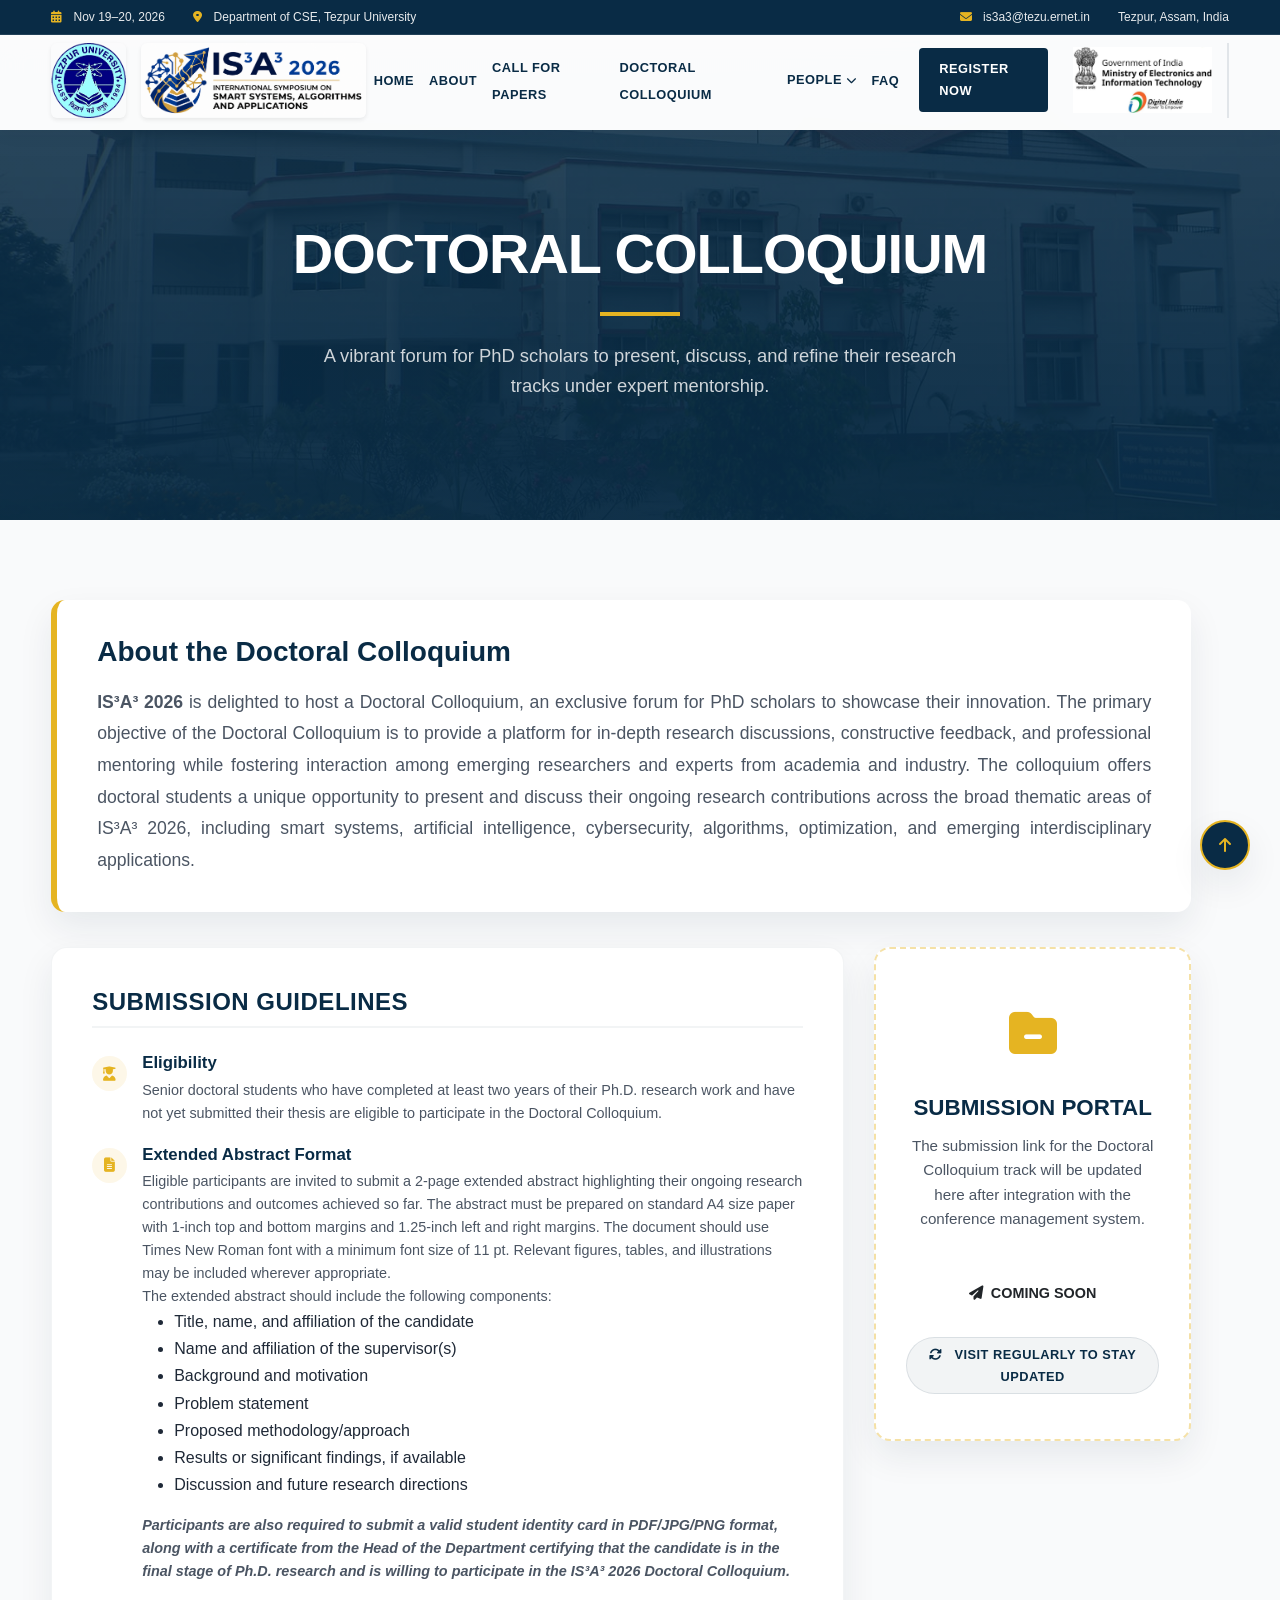
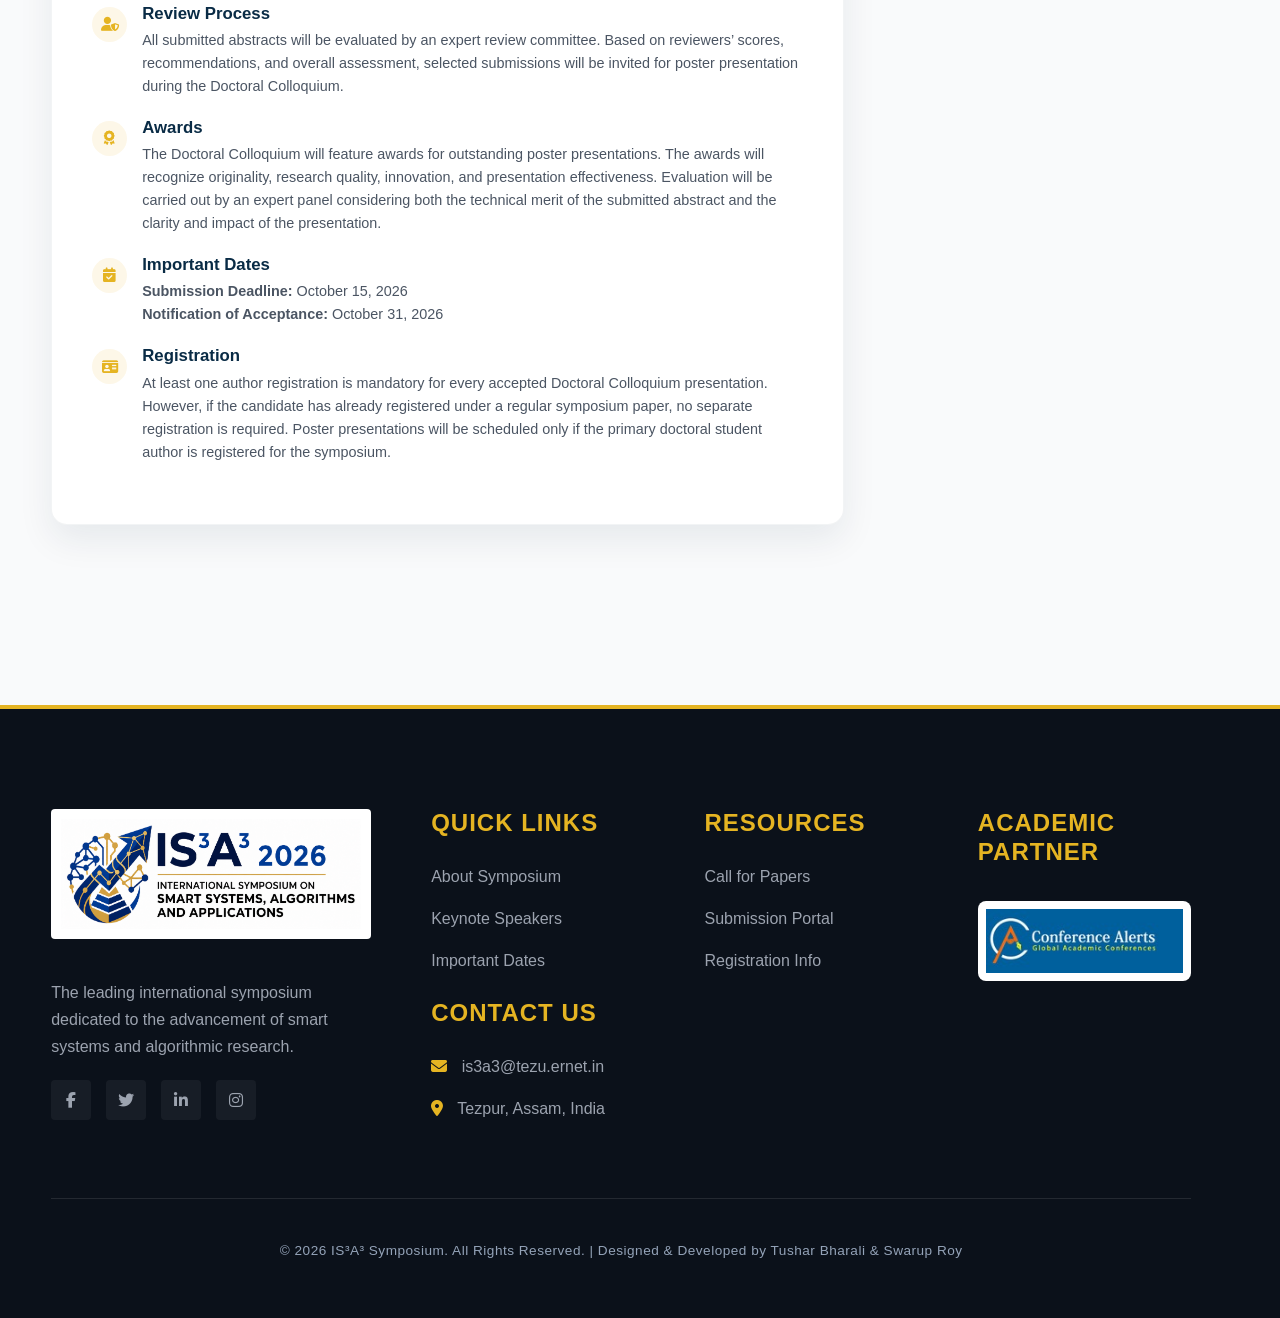
<file: doctoralcolloquium.html>
<!DOCTYPE html>
<html lang="en">
<head>
    <meta charset="UTF-8">
    <meta name="viewport" content="width=device-width, initial-scale=1.0">
    <title>Doctoral Colloquium | IS³A³ 2026</title>
    
    <link rel="icon" href="src/assets/logos/tulogo.png" type="image/png">
    <link href="https://cdn.jsdelivr.net/npm/bootstrap@5.3.2/dist/css/bootstrap.min.css" rel="stylesheet">
    <link href="https://fonts.googleapis.com/css2?family=Plus+Jakarta+Sans:wght@300;400;500;600;700;800&display=swap" rel="stylesheet">
    <link rel="stylesheet" href="https://cdnjs.cloudflare.com/ajax/libs/font-awesome/6.4.0/css/all.min.css">
    <link rel="stylesheet" href="src/styles/committee.css">
    <link rel="stylesheet" href="src/styles/navbar.css">
    <link rel="stylesheet" href="src/styles/doctoral.css">
</head>
<body>

    <div class="top-bar">
        <div class="top-info-left">
            <span><i class="fas fa-calendar-alt"></i> Nov 19–20, 2026</span>
            <span class="d-none d-md-inline"><i class="fas fa-map-marker-alt"></i> Department of CSE, Tezpur University</span>
        </div>
        
        <div class="top-info-right">
            <a href="mailto:is3a3@tezu.ernet.in"><i class="fas fa-envelope"></i> is3a3@tezu.ernet.in</a>
            <span>Tezpur, Assam, India</span>
        </div>
    </div>

    <nav>
        <a class="navbar-brand" href="index.html#home">
            <img src="src/assets/logos/tulogo.png" alt="TU Logo" class="nav-logo-tu rounded shadow-sm">
            <img src="src/assets/logos/LOGO2.png" alt="IS3A3 Icon" class="nav-logo-event rounded shadow-sm">
        </a>
        
        <ul class="nav-links">
            <li><a href="index.html#home">Home</a></li>
            <li><a href="about.html">About</a></li>
            <li><a href="callforpapers.html">Call For Papers</a></li>
            <li><a href="doctoralcolloquium.html">Doctoral Colloquium</a></li>
            <li class="dropdown">
                <a href="#" class="dropdown-toggle d-flex align-items-center gap-1">
                    People <i class="fas fa-chevron-down nav-arrow"></i>
                </a>
                <ul class="dropdown-menu">
                    <li><a href="committee.html">Committee</a></li>
                    <li><a href="keynotespeakers.html">Keynote Speaker</a></li>
                    <li><a href="advisors.html">Advisory Board</a></li>
                    <li><a href="technical.html">Technical Committee</a></li>
                </ul>
            </li>
            <li><a href="index.html#faq">FAQ</a></li>
            <li><a href="registration-form.html" class="btn-header" target="_blank">Register Now</a></li>
            <li class="d-none d-lg-flex align-items-center" style="margin-left: 10px; padding-right: 15px; border-right: 2px solid rgba(9, 43, 69, 0.1);">
                <img src="src/assets/logos/meity logo.jpeg" alt="MeitY Logo" class="nav-logo-meity">
            </li>
        </ul>

        <div class="menu-toggle"><i class="fas fa-bars"></i></div>
    </nav>
    
    <header class="page-banner">
        <h2>Doctoral Colloquium</h2>
        <div class="line"></div>
        <p>A vibrant forum for PhD scholars to present, discuss, and refine their research tracks under expert mentorship.</p>
    </header>
    
    <section class="section" id="colloquium">
        <div class="container">

            <!-- INTRODUCTION: FULL WIDTH -->
            <div class="about-text doctoral-intro-card" data-aos="fade-right" 
                 style="width: 100%; background: #ffffff; padding: 35px 40px; border-radius: 14px; box-shadow: var(--shadow); margin-bottom: 35px; border-left: 6px solid var(--accent);">
                <h3 style="color: var(--primary); font-weight: 800; margin-bottom: 18px;">
                    About the Doctoral Colloquium
                </h3>
                <p style="font-size: 1.1rem; color: var(--text-muted); margin-bottom: 0; line-height: 1.8; text-align: justify;">
                    <strong>IS³A³ 2026</strong> is delighted to host a Doctoral Colloquium, an exclusive forum for PhD scholars to showcase their innovation. The primary objective of the Doctoral Colloquium is to provide a platform for in-depth research discussions, constructive feedback, and professional mentoring while fostering interaction among emerging researchers and experts from academia and industry. The colloquium offers doctoral students a unique opportunity to present and discuss their ongoing research contributions across the broad thematic areas of IS³A³ 2026, including smart systems, artificial intelligence, cybersecurity, algorithms, optimization, and emerging interdisciplinary applications.
                </p>
            </div>

            <!-- BELOW INTRO: GUIDELINES + PORTAL -->
            <div class="colloquium-grid" style="display: grid; grid-template-columns: minmax(0, 2fr) minmax(280px, 0.8fr); gap: 30px; align-items: start;">

                <div class="guidelines-wrapper">
                    <h3>Submission Guidelines</h3>

                    <div class="guideline-item">
                        <div class="guideline-icon"><i class="fas fa-user-graduate"></i></div>
                        <div class="guideline-text">
                            <h5>Eligibility</h5>
                            <p>Senior doctoral students who have completed at least two years of their Ph.D. research work and have not yet submitted their thesis are eligible to participate in the Doctoral Colloquium.</p>
                        </div>
                    </div>

                    <div class="guideline-item">
                        <div class="guideline-icon"><i class="fas fa-file-alt"></i></div>
                        <div class="guideline-text">
                            <h5>Extended Abstract Format</h5>
                            <p>Eligible participants are invited to submit a 2-page extended abstract highlighting their ongoing research contributions and outcomes achieved so far. The abstract must be prepared on standard A4 size paper with 1-inch top and bottom margins and 1.25-inch left and right margins. The document should use Times New Roman font with a minimum font size of 11 pt. Relevant figures, tables, and illustrations may be included wherever appropriate.</p>
                            <p>The extended abstract should include the following components:</p>
                            <ul>
                                <li>Title, name, and affiliation of the candidate</li>
                                <li>Name and affiliation of the supervisor(s)</li>
                                <li>Background and motivation</li>
                                <li>Problem statement</li>
                                <li>Proposed methodology/approach</li>
                                <li>Results or significant findings, if available</li>
                                <li>Discussion and future research directions</li>
                            </ul>
                            <p><b><i>Participants are also required to submit a valid student identity card in PDF/JPG/PNG format, along with a certificate from the Head of the Department certifying that the candidate is in the final stage of Ph.D. research and is willing to participate in the IS³A³ 2026 Doctoral Colloquium.</i></b></p>
                        </div>
                    </div>

                    <div class="guideline-item">
                        <div class="guideline-icon"><i class="fas fa-user-shield"></i></div>
                        <div class="guideline-text">
                            <h5>Review Process</h5>
                            <p>All submitted abstracts will be evaluated by an expert review committee. Based on reviewers’ scores, recommendations, and overall assessment, selected submissions will be invited for poster presentation during the Doctoral Colloquium.</p>
                        </div>
                    </div>

                    <div class="guideline-item">
                        <div class="guideline-icon"><i class="fas fa-award"></i></div>
                        <div class="guideline-text">
                            <h5>Awards</h5>
                            <p>The Doctoral Colloquium will feature awards for outstanding poster presentations. The awards will recognize originality, research quality, innovation, and presentation effectiveness. Evaluation will be carried out by an expert panel considering both the technical merit of the submitted abstract and the clarity and impact of the presentation.</p>
                        </div>
                    </div>

                    <div class="guideline-item">
                        <div class="guideline-icon"><i class="fas fa-calendar-check"></i></div>
                        <div class="guideline-text">
                            <h5>Important Dates</h5>
                            <p><strong>Submission Deadline:</strong> October 15, 2026<br>
                            <strong>Notification of Acceptance:</strong> October 31, 2026</p>
                        </div>
                    </div>

                    <div class="guideline-item">
                        <div class="guideline-icon"><i class="fas fa-id-card"></i></div>
                        <div class="guideline-text">
                            <h5>Registration</h5>
                            <p>At least one author registration is mandatory for every accepted Doctoral Colloquium presentation. However, if the candidate has already registered under a regular symposium paper, no separate registration is required. Poster presentations will be scheduled only if the primary doctoral student author is registered for the symposium.</p>
                        </div>
                    </div>
                </div>

                <div class="coming-soon-card" style="position: sticky; top: 110px;">
                    <div class="coming-soon-icon">
                        <i class="fas fa-folder-minus"></i>
                    </div>
                    <h4>Submission Portal</h4>
                    <p>The submission link for the Doctoral Colloquium track will be updated here after integration with the conference management system.</p>
                    <a href="#" class="btn btn-accent text-center" style="margin-top: 18px;">
                        <i class="fas fa-paper-plane me-2"></i>Coming Soon
                    </a>
                    <div class="update-badge" style="margin-top: 18px;">
                        <i class="fas fa-sync-alt fa-spin me-2"></i> Visit Regularly to Stay Updated
                    </div>
                </div>

            </div>

            <style>
                @media (max-width: 991px) {
                    #colloquium .colloquium-grid {
                        grid-template-columns: 1fr !important;
                    }
                    #colloquium .coming-soon-card {
                        position: static !important;
                    }
                    #colloquium .doctoral-intro-card {
                        padding: 25px 22px !important;
                    }
                }
            </style>

        </div>
    </section>

    <footer>
        <div class="container">
            <div class="footer-grid">
                <div class="footer-col footer-about">
                    <img src="src/assets/logos/LOGO2.png" alt="IS³A³ 2026 Logo" style="height: 130px; width: auto; background: white; padding: 10px; border-radius: 4px; margin-bottom: 20px;">
                    <p>The leading international symposium dedicated to the advancement of smart systems and algorithmic research.</p>
                    <div class="social-links">
                        <a href="#"><i class="fab fa-facebook-f"></i></a>
                        <a href="#"><i class="fab fa-twitter"></i></a>
                        <a href="https://www.linkedin.com/in/department-of-computer-science-and-engineering-tezpur-university-3316ab21a "><i class="fab fa-linkedin-in"></i></a>
                        <a href="#"><i class="fab fa-instagram"></i></a>
                    </div>
                </div>
               <div class="footer-col">
                    <h4>Quick Links</h4>
                    <ul>
                        <li><a href="about.html">About Symposium</a></li>
                        <li><a href="keynotespeakers.html">Keynote Speakers</a></li>
                        <li><a href="index.html#deadlines">Important Dates</a></li>
                    </ul>
                
                    <h4 style="margin-top: 25px;">Contact Us</h4>
                    <ul>
                        <li><a href="mailto:is3a3@tezu.ernet.in"><i class="fas fa-envelope" style="margin-right: 10px; color: var(--accent);"></i> is3a3@tezu.ernet.in</a></li>
                        <li><a href="#"><i class="fas fa-map-marker-alt" style="margin-right: 10px; color: var(--accent);"></i> Tezpur, Assam, India</a></li>
                    </ul>
                </div>
                <div class="footer-col">
                    <h4>Resources</h4>
                    <ul>
                        <li><a href="callforpapers.html">Call for Papers</a></li>
                        <li><a href="callforpapers.html">Submission Portal</a></li>
                        <li><a href="index.html#registration">Registration Info</a></li>
                    </ul>
                </div>
                <div class="footer-col">
                    <h4>Academic Partner</h4>
                    <a href="https://conferencealerts.co.in/" target="_blank">
                        <img src="src/assets/logos/conferencealerts.jpg" alt="Academic Partner Logo" style="max-width: 220px; width: 100%; height: auto; background: white; padding: 8px; border-radius: 8px; margin-top: 10px; display: inline-block; transition: var(--transition);">
                    </a>
                </div>
            </div>
            <p class="copyright">© 2026 IS³A³ Symposium. All Rights Reserved. | Designed & Developed by Tushar Bharali & Swarup Roy</p>
        </div>
    </footer>

    <a href="#colloquium" style="position: fixed; bottom: 30px; right: 30px; background: var(--primary); border: 2px solid var(--accent); color: var(--accent); width: 50px; height: 50px; border-radius: 50%; display: flex; align-items: center; justify-content: center; text-decoration: none; box-shadow: var(--shadow); z-index: 999; transition: var(--transition);">
        <i class="fas fa-arrow-up"></i>
    </a>

    <script src="src/scripts/main.js"></script>

</body>
</html>
</file>
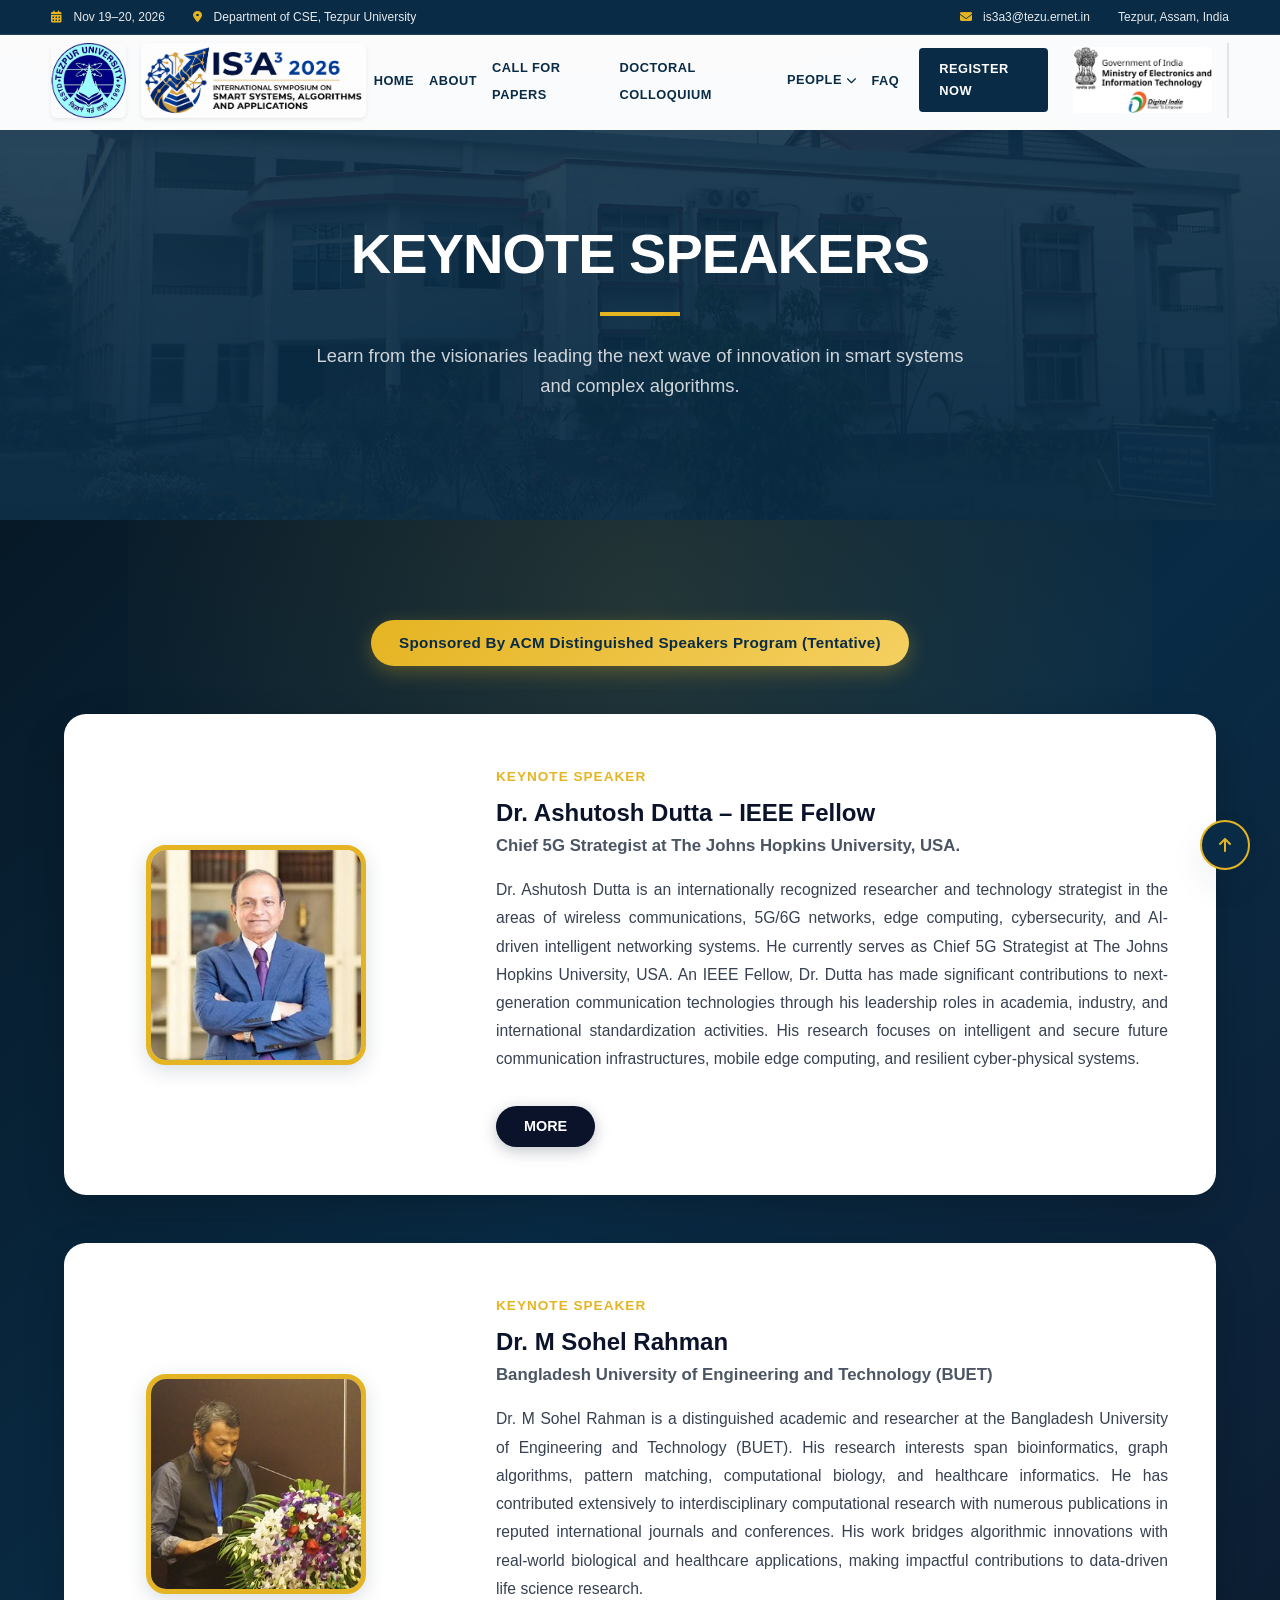
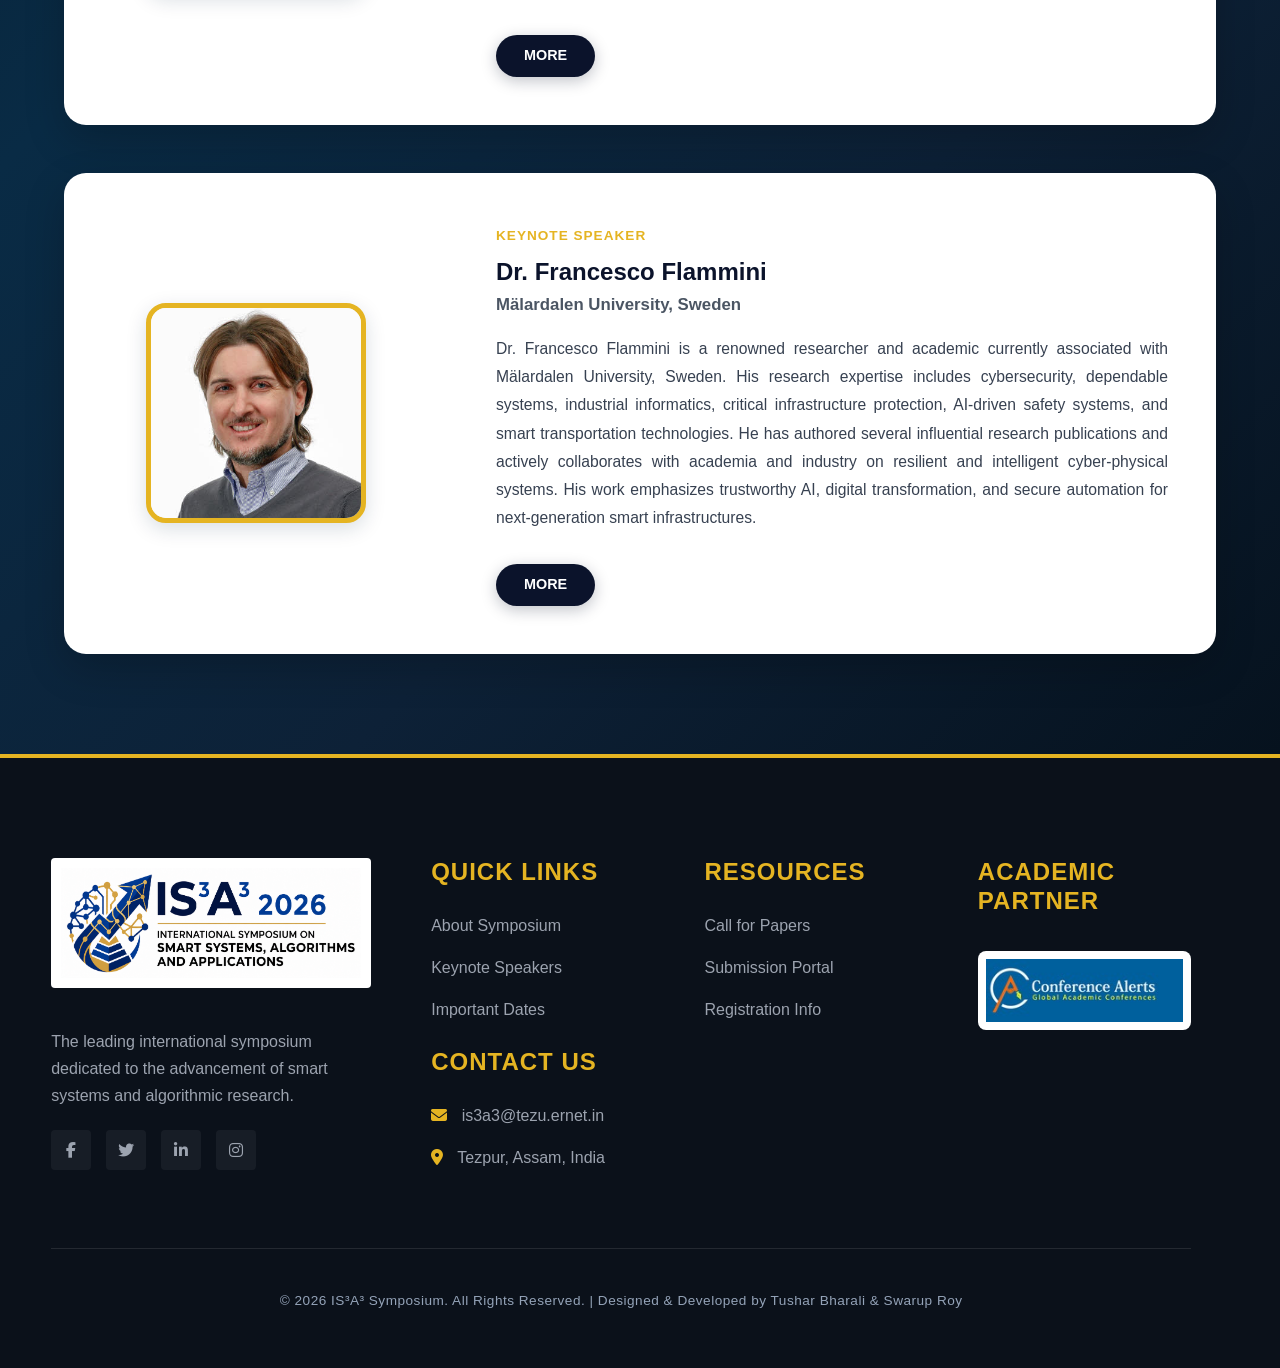
<file: keynotespeakers.html>
<!DOCTYPE html>
<html lang="en">

<head>
    <meta charset="UTF-8">
    <meta name="viewport" content="width=device-width, initial-scale=1.0">
    <title>Keynote Speakers | IS³A³ 2026</title>

    <link rel="icon" href="src/assets/logos/tulogo.png" type="image/png">
    <link href="https://cdn.jsdelivr.net/npm/bootstrap@5.3.2/dist/css/bootstrap.min.css" rel="stylesheet">
    <link href="https://fonts.googleapis.com/css2?family=Plus+Jakarta+Sans:wght@300;400;500;600;700;800&display=swap"
        rel="stylesheet">
    <link rel="stylesheet" href="https://cdnjs.cloudflare.com/ajax/libs/font-awesome/6.4.0/css/all.min.css">
    <link rel="stylesheet" href="src/styles/committee.css">
    <link rel="stylesheet" href="src/styles/navbar.css">
    <link rel="stylesheet" href="src/styles/keynote.css">
</head>

<body>

    <div class="top-bar">
        <div class="top-info-left">
            <span><i class="fas fa-calendar-alt"></i> Nov 19–20, 2026</span>
            <span class="d-none d-md-inline"><i class="fas fa-map-marker-alt"></i> Department of CSE, Tezpur
                University</span>
        </div>

        <div class="top-info-right">
            <a href="mailto:is3a3@tezu.ernet.in"><i class="fas fa-envelope"></i> is3a3@tezu.ernet.in</a>
            <span>Tezpur, Assam, India</span>
        </div>
    </div>

    <nav>
        <a class="navbar-brand" href="index.html#home">
            <img src="src/assets/logos/tulogo.png" alt="TU Logo" class="nav-logo-tu rounded shadow-sm">
            <img src="src/assets/logos/LOGO2.png" alt="IS3A3 Icon" class="nav-logo-event rounded shadow-sm">
        </a>

        <ul class="nav-links">
            <li><a href="index.html#home">Home</a></li>
            <li><a href="about.html">About</a></li>
            <li><a href="callforpapers.html">Call For Papers</a></li>
            <li><a href="doctoralcolloquium.html">Doctoral Colloquium</a></li>
            <li class="dropdown">
                <a href="#" class="dropdown-toggle d-flex align-items-center gap-1">
                    People <i class="fas fa-chevron-down nav-arrow"></i>
                </a>
                <ul class="dropdown-menu">
                    <li><a href="committee.html">Committee</a></li>
                    <li><a href="keynotespeakers.html">Keynote Speaker</a></li>
                    <li><a href="advisors.html">Advisory Board</a></li>
                    <li><a href="technical.html">Technical Committee</a></li>
                </ul>
            </li>
            <li><a href="index.html#faq">FAQ</a></li>
            <li><a href="registration-form.html" class="btn-header" target="_blank">Register Now</a></li>
            <li class="d-none d-lg-flex align-items-center"
                style="margin-left: 10px; padding-right: 15px; border-right: 2px solid rgba(9, 43, 69, 0.1);">
                <img src="src/assets/logos/meity logo.jpeg" alt="MeitY Logo" class="nav-logo-meity">
            </li>
        </ul>

        <div class="menu-toggle"><i class="fas fa-bars"></i></div>
    </nav>

    <header class="page-banner">
        <h2>Keynote Speakers</h2>
        <div class="line"></div>
        <p>Learn from the visionaries leading the next wave of innovation in smart systems and complex algorithms.</p>
    </header>
    <section class="keynote-section py-5" id="keynotes">

        <div class="container">

            <!--   Heading
        <div class="text-center mb-5">
            <span class="section-subtitle">
                Distinguished Talks
            </span>

            <h2 class="section-title">
                Keynote Speakers
            </h2>

            <p class="section-desc">
                IS³A³ 2026 will host eminent keynote speakers from academia, industry, and research organizations across the globe.
            </p>
        </div> -->

            <!-- ACM DSP -->
            <div class="text-center mb-5">
                <span class="acm-dsp-badge">
                    Sponsored By ACM Distinguished Speakers Program (Tentative)
                </span>
            </div>

            <!-- Vertical Speaker Cards -->
            <div class="d-flex flex-column gap-5">

                <!-- Speaker Card 1 -->
                <div class="card keynote-detail-card">
                    <div class="row g-0 align-items-center">

                        <!-- Image -->
                        <div class="col-md-4 text-center p-4">
                            <div class="keynote-detail-img">
                                <img src="src/assets/images/adutta.png" alt="Speaker 1">
                            </div>
                        </div>

                        <!-- Details -->
                        <div class="col-md-8 p-5">
                            <span class="keynote-speaker-tag">Keynote Speaker</span>
                            <h3 class="keynote-detail-name">Dr. Ashutosh Dutta – IEEE Fellow</h3>
                            <h5 class="keynote-detail-affil">Chief 5G Strategist at The Johns Hopkins University, USA.
                            </h5>
                            <p class="keynote-detail-bio">
                                Dr. Ashutosh Dutta is an internationally recognized researcher and technology strategist
                                in the areas of wireless communications, 5G/6G networks, edge computing, cybersecurity,
                                and AI-driven intelligent networking systems. He currently serves as Chief 5G Strategist
                                at The Johns Hopkins University, USA. An IEEE Fellow, Dr. Dutta has made significant
                                contributions to next-generation communication technologies through his leadership roles
                                in academia, industry, and international standardization activities. His research
                                focuses on intelligent and secure future communication infrastructures, mobile edge
                                computing, and resilient cyber-physical systems.
                            </p>
                            <a href="https://speakers.acm.org/speakers/dutta_13071" target="_blank"
                                class="btn mt-3 keynote-detail-btn">
                                More
                            </a>
                        </div>
                    </div>
                </div>

                <!-- Speaker Card 2 -->
                <div class="card keynote-detail-card">
                    <div class="row g-0 align-items-center">

                        <!-- Image -->
                        <div class="col-md-4 text-center p-4">
                            <div class="keynote-detail-img">
                                <img src="src/assets/images/rahman.jpg" alt="Speaker 2">
                            </div>
                        </div>

                        <!-- Details -->
                        <div class="col-md-8 p-5">
                            <span class="keynote-speaker-tag">Keynote Speaker</span>
                            <h3 class="keynote-detail-name">Dr. M Sohel Rahman</h3>
                            <h5 class="keynote-detail-affil">Bangladesh University of Engineering and Technology (BUET)
                            </h5>
                            <p class="keynote-detail-bio">
                                Dr. M Sohel Rahman is a distinguished academic and researcher at the Bangladesh
                                University of Engineering and Technology (BUET). His research interests span
                                bioinformatics, graph algorithms, pattern matching, computational biology, and
                                healthcare informatics. He has contributed extensively to interdisciplinary
                                computational research with numerous publications in reputed international journals and
                                conferences. His work bridges algorithmic innovations with real-world biological and
                                healthcare applications, making impactful contributions to data-driven life science
                                research.
                            </p>
                            <a href="https://speakers.acm.org/speakers/rahman_11229" target="_blank"
                                class="btn mt-3 keynote-detail-btn">
                                More
                            </a>
                        </div>
                    </div>
                </div>

                <!-- Speaker Card 3 -->
                <div class="card keynote-detail-card">
                    <div class="row g-0 align-items-center">

                        <!-- Image -->
                        <div class="col-md-4 text-center p-4">
                            <div class="keynote-detail-img">
                                <img src="src/assets/images/flammini.jpg" alt="Speaker 3">
                            </div>
                        </div>

                        <!-- Details -->
                        <div class="col-md-8 p-5">
                            <span class="keynote-speaker-tag">Keynote Speaker</span>
                            <h3 class="keynote-detail-name">Dr. Francesco Flammini</h3>
                            <h5 class="keynote-detail-affil">Mälardalen University, Sweden</h5>
                            <p class="keynote-detail-bio">
                                Dr. Francesco Flammini is a renowned researcher and academic currently associated with
                                Mälardalen University, Sweden. His research expertise includes cybersecurity, dependable
                                systems, industrial informatics, critical infrastructure protection, AI-driven safety
                                systems, and smart transportation technologies. He has authored several influential
                                research publications and actively collaborates with academia and industry on resilient
                                and intelligent cyber-physical systems. His work emphasizes trustworthy AI, digital
                                transformation, and secure automation for next-generation smart infrastructures.
                            </p>
                            <a href="https://speakers.acm.org/speakers/flammini_13129" target="_blank"
                                class="btn mt-3 keynote-detail-btn">
                                More
                            </a>
                        </div>
                    </div>
                </div>

            </div>
        </div>
    </section>

    <footer>
        <div class="container">
            <div class="footer-grid">
                <div class="footer-col footer-about">
                    <img src="src/assets/logos/LOGO2.png" alt="IS³A³ 2026 Logo"
                        style="height: 130px; width: auto; background: white; padding: 10px; border-radius: 4px; margin-bottom: 20px;">
                    <p>The leading international symposium dedicated to the advancement of smart systems and algorithmic
                        research.</p>
                    <div class="social-links">
                        <a href="#"><i class="fab fa-facebook-f"></i></a>
                        <a href="#"><i class="fab fa-twitter"></i></a>
                        <a
                            href="https://www.linkedin.com/in/department-of-computer-science-and-engineering-tezpur-university-3316ab21a "><i
                                class="fab fa-linkedin-in"></i></a>
                        <a href="#"><i class="fab fa-instagram"></i></a>
                    </div>
                </div>
                <div class="footer-col">
                    <h4>Quick Links</h4>
                    <ul>
                        <li><a href="about.html">About Symposium</a></li>
                        <li><a href="keynotespeakers.html">Keynote Speakers</a></li>
                        <li><a href="index.html#deadlines">Important Dates</a></li>
                    </ul>

                    <h4 style="margin-top: 25px;">Contact Us</h4>
                    <ul>
                        <li><a href="mailto:is3a3@tezu.ernet.in"><i class="fas fa-envelope"
                                    style="margin-right: 10px; color: var(--accent);"></i> is3a3@tezu.ernet.in</a></li>
                        <li><a href="#"><i class="fas fa-map-marker-alt"
                                    style="margin-right: 10px; color: var(--accent);"></i> Tezpur, Assam, India</a></li>
                    </ul>
                </div>
                <div class="footer-col">
                    <h4>Resources</h4>
                    <ul>
                        <li><a href="callforpapers.html">Call for Papers</a></li>
                        <li><a href="callforpapers.html">Submission Portal</a></li>
                        <li><a href="index.html#registration">Registration Info</a></li>
                    </ul>
                </div>
                <div class="footer-col">
                    <h4>Academic Partner</h4>
                    <a href="https://conferencealerts.co.in/" target="_blank">
                        <img src="src/assets/logos/conferencealerts.jpg" alt="Academic Partner Logo"
                            style="max-width: 220px; width: 100%; height: auto; background: white; padding: 8px; border-radius: 8px; margin-top: 10px; display: inline-block; transition: var(--transition);">
                    </a>
                </div>
            </div>
            <p class="copyright">© 2026 IS³A³ Symposium. All Rights Reserved. | Designed & Developed by Tushar Bharali &
                Swarup Roy</p>
        </div>
    </footer>

    <a href="#speakers"
        style="position: fixed; bottom: 30px; right: 30px; background: var(--primary); border: 2px solid var(--accent); color: var(--accent); width: 50px; height: 50px; border-radius: 50%; display: flex; align-items: center; justify-content: center; text-decoration: none; box-shadow: var(--shadow); z-index: 999; transition: var(--transition);">
        <i class="fas fa-arrow-up"></i>
    </a>

    <script src="src/scripts/main.js"></script>

</body>

</html>
</file>
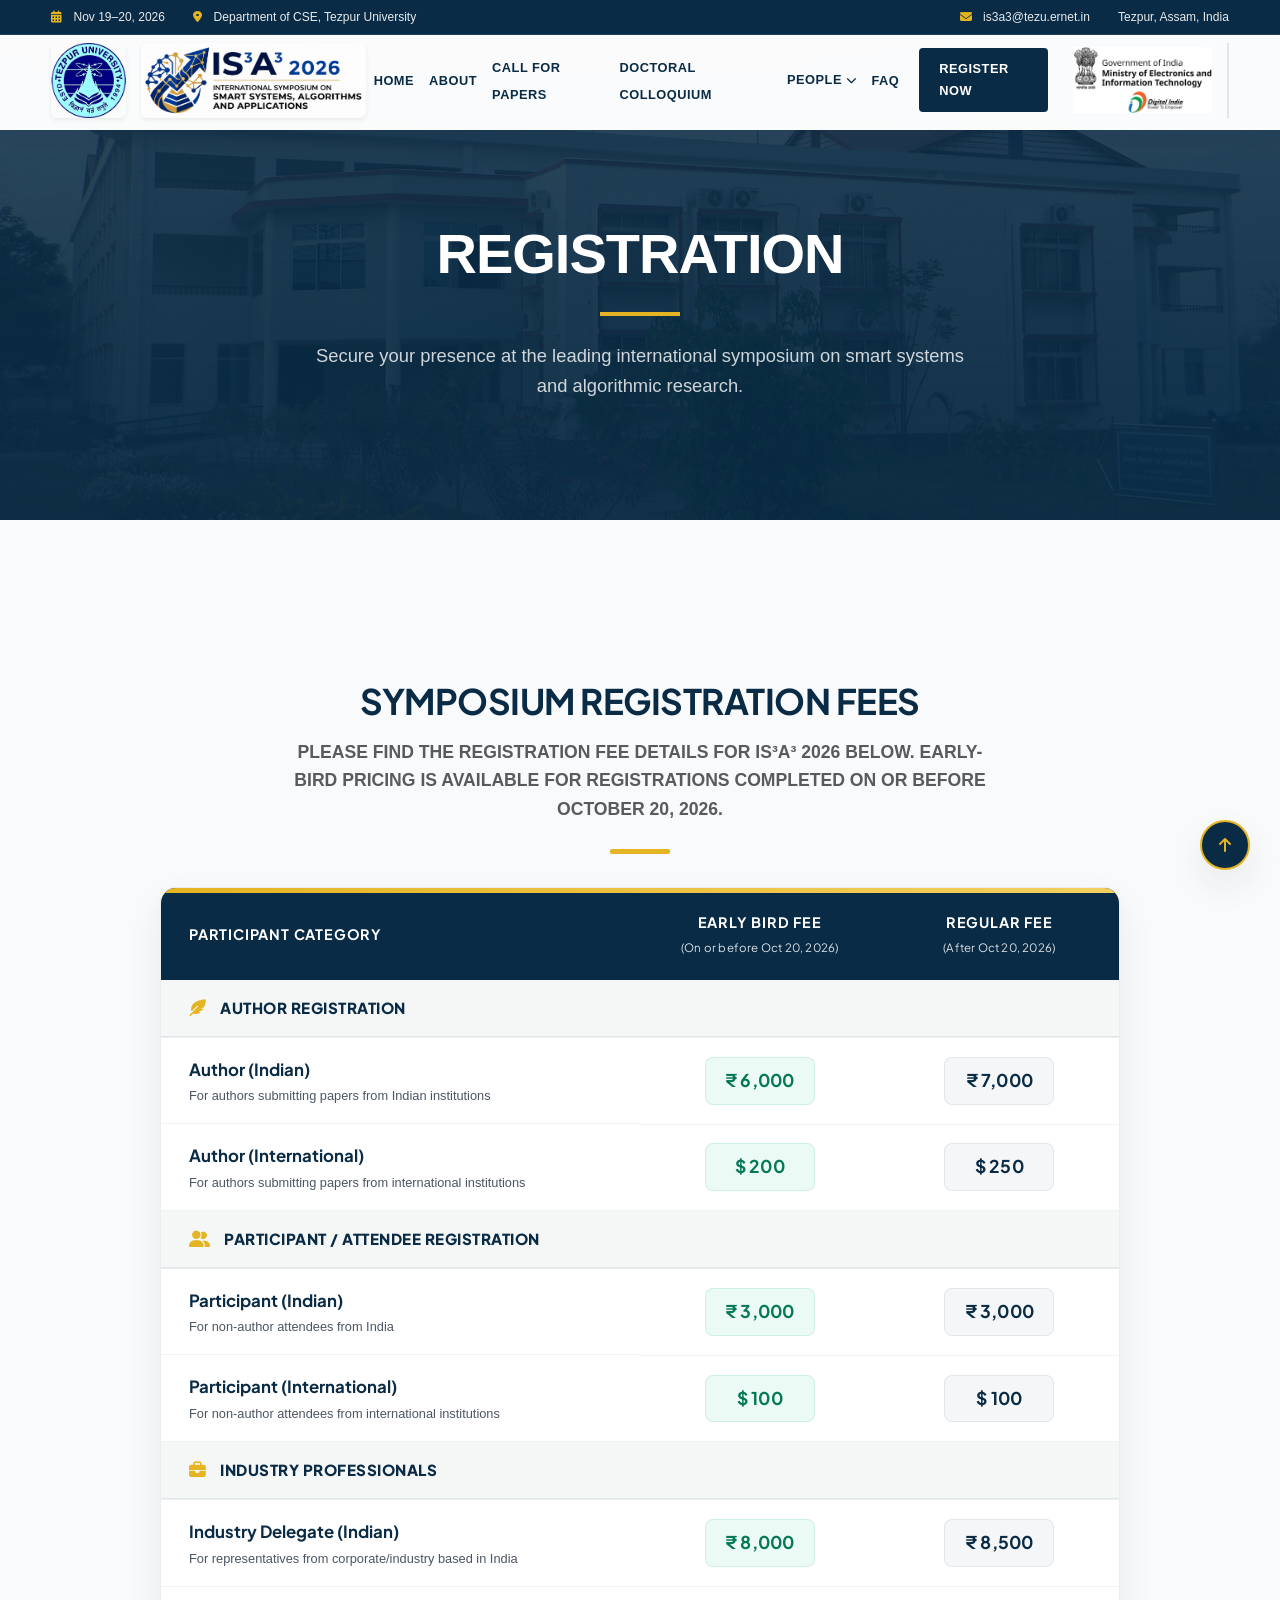
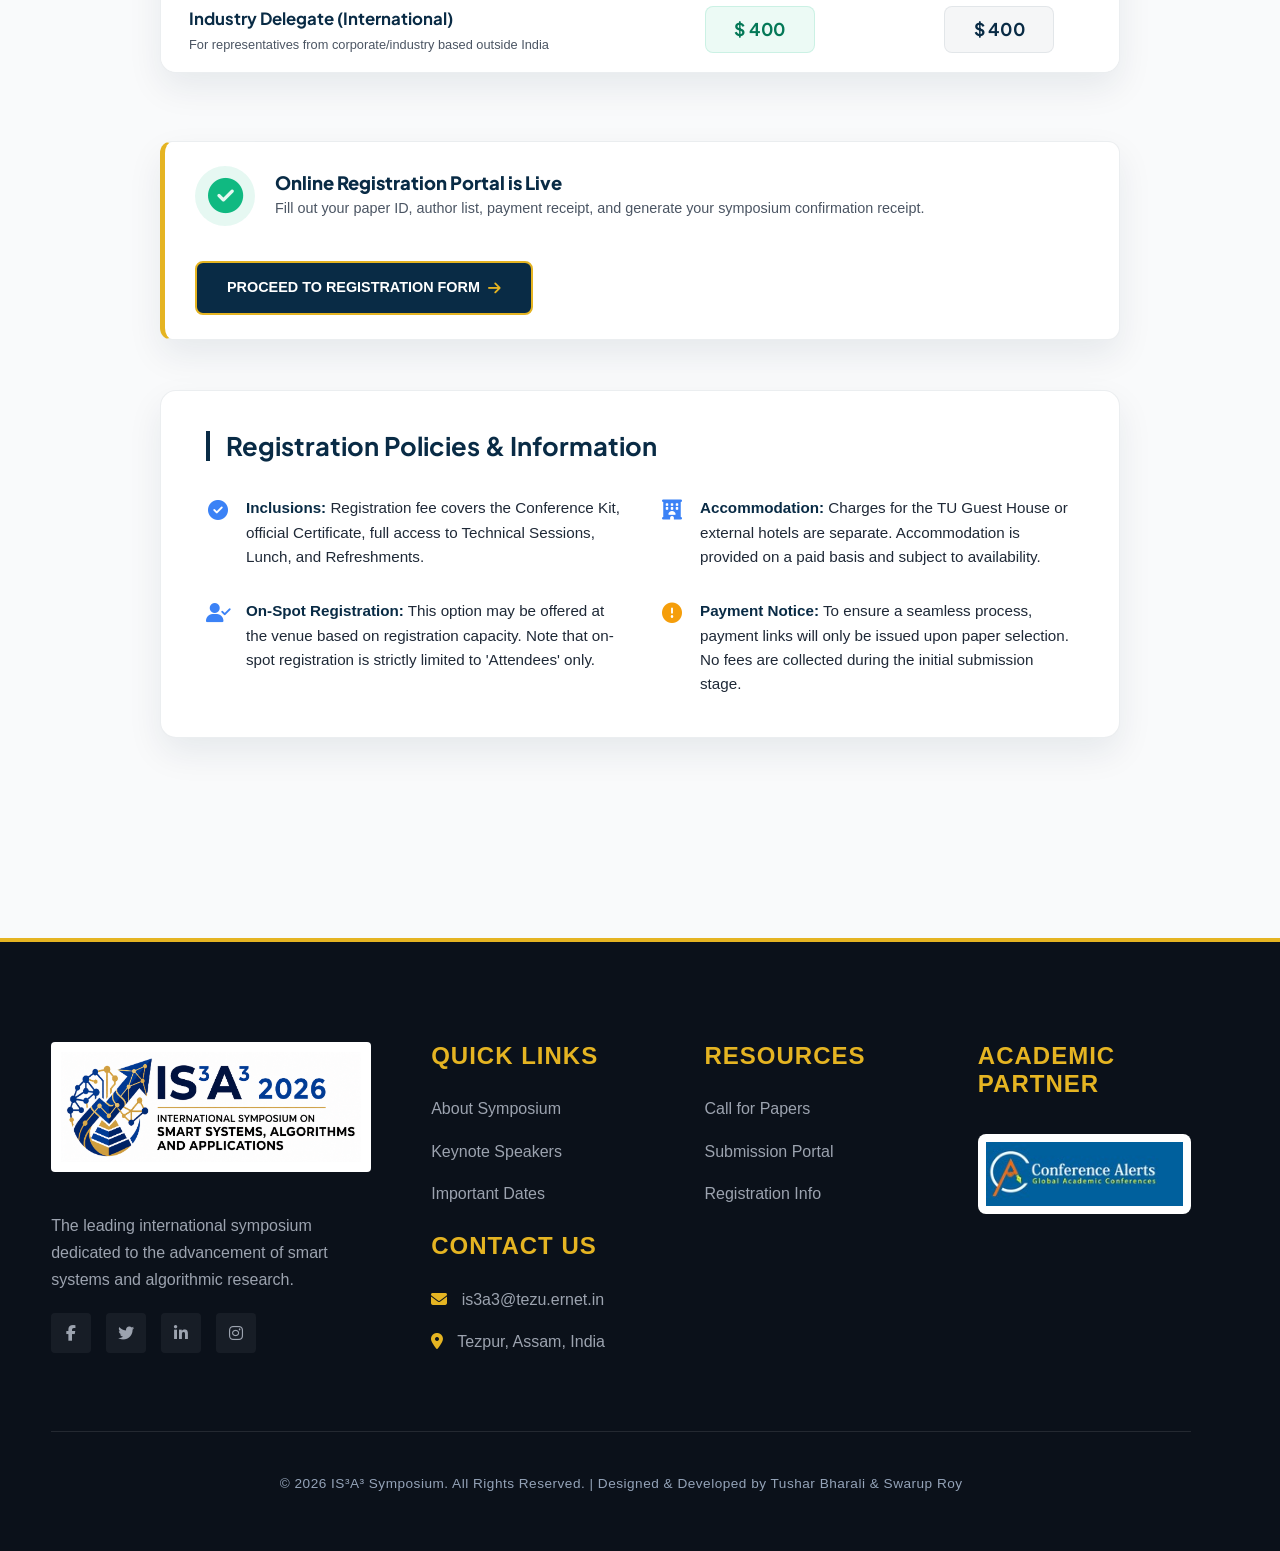
<file: register.html>
<!DOCTYPE html>
<html lang="en">

<head>
    <meta charset="UTF-8">
    <meta name="viewport" content="width=device-width, initial-scale=1.0">
    <title>Registration | IS³A³ 2026</title>

    <link rel="icon" href="src/assets/logos/tulogo.png" type="image/png">
    <link href="https://cdn.jsdelivr.net/npm/bootstrap@5.3.2/dist/css/bootstrap.min.css" rel="stylesheet">
    <link href="https://fonts.googleapis.com/css2?family=Plus+Jakarta+Sans:wght@300;400;500;600;700;800&display=swap"
        rel="stylesheet">
    <link rel="stylesheet" href="https://cdnjs.cloudflare.com/ajax/libs/font-awesome/6.4.0/css/all.min.css">
    <link rel="stylesheet" href="src/styles/committee.css">
    <link rel="stylesheet" href="src/styles/navbar.css">
    <link rel="stylesheet" href="src/styles/register.css">
</head>

<body>

    <div class="top-bar">
        <div class="top-info-left">
            <span><i class="fas fa-calendar-alt"></i> Nov 19–20, 2026</span>
            <span class="d-none d-md-inline"><i class="fas fa-map-marker-alt"></i> Department of CSE, Tezpur
                University</span>
        </div>

        <div class="top-info-right">
            <a href="mailto:is3a3@tezu.ernet.in"><i class="fas fa-envelope"></i> is3a3@tezu.ernet.in</a>
            <span>Tezpur, Assam, India</span>
        </div>
    </div>

    <nav>
        <a class="navbar-brand" href="index.html#home">
            <img src="src/assets/logos/tulogo.png" alt="TU Logo" class="nav-logo-tu rounded shadow-sm">
            <img src="src/assets/logos/LOGO2.png" alt="IS3A3 Icon" class="nav-logo-event rounded shadow-sm">
        </a>

        <ul class="nav-links">
            <li><a href="index.html#home">Home</a></li>
            <li><a href="about.html">About</a></li>
            <li><a href="callforpapers.html">Call For Papers</a></li>
            <li><a href="doctoralcolloquium.html">Doctoral Colloquium</a></li>
            <li class="dropdown">
                <a href="#" class="dropdown-toggle d-flex align-items-center gap-1">
                    People <i class="fas fa-chevron-down nav-arrow"></i>
                </a>
                <ul class="dropdown-menu">
                    <li><a href="committee.html">Committee</a></li>
                    <li><a href="keynotespeakers.html">Keynote Speaker</a></li>
                    <li><a href="advisors.html">Advisory Board</a></li>
                    <li><a href="technical.html">Technical Committee</a></li>
                </ul>
            </li>
            <li><a href="index.html#faq">FAQ</a></li>
            <li><a href="registration-form.html" class="btn-header" target="_blank">Register Now</a></li>
            <li class="d-none d-lg-flex align-items-center"
                style="margin-left: 10px; padding-right: 15px; border-right: 2px solid rgba(9, 43, 69, 0.1);">
                <img src="src/assets/logos/meity logo.jpeg" alt="MeitY Logo" class="nav-logo-meity">
            </li>
        </ul>

        <div class="menu-toggle"><i class="fas fa-bars"></i></div>
    </nav>

    <header class="page-banner">
        <h2>Registration</h2>
        <div class="line"></div>
        <p>Secure your presence at the leading international symposium on smart systems and algorithmic research.</p>
    </header>

    <section class="section" id="registration">
        <div class="container registration-container">
            
            <div class="section-title text-center mb-5" data-aos="fade-up">
                <h3 class="fw-bold mb-3" style="color: var(--primary); font-family: 'Plus Jakarta Sans', sans-serif; font-size: 2.2rem;">Symposium Registration Fees</h3>
                <p class="text-muted mx-auto" style="max-width: 700px; font-size: 1.1rem; line-height: 1.6;">
                    Please find the registration fee details for <strong>IS³A³ 2026</strong> below. 
                    Early-bird pricing is available for registrations completed on or before October 20, 2026.
                </p>
            </div>

            <!-- Responsive Table Wrapper -->
            <div class="table-responsive-wrapper mb-5" data-aos="fade-up">
                <div class="fee-table-container">
                    <table class="fee-table">
                        <thead>
                            <tr>
                                <th>Participant Category</th>
                                <th>Early Bird Fee <span class="fee-note">(On or before Oct 20, 2026)</span></th>
                                <th>Regular Fee <span class="fee-note">(After Oct 20, 2026)</span></th>
                            </tr>
                        </thead>
                        <tbody>
                            <!-- Group: Authors -->
                            <tr class="fee-group-header">
                                <td colspan="3"><i class="fas fa-feather-alt"></i> Author Registration</td>
                            </tr>
                            <tr>
                                <td class="category-name">
                                    <span class="main-cat">Author (Indian)</span>
                                    <span class="sub-cat">For authors submitting papers from Indian institutions</span>
                                </td>
                                <td class="fee-amount">
                                    <span class="price-badge early">₹ 6,000</span>
                                </td>
                                <td class="fee-amount">
                                    <span class="price-badge regular">₹ 7,000</span>
                                </td>
                            </tr>
                            <tr>
                                <td class="category-name">
                                    <span class="main-cat">Author (International)</span>
                                    <span class="sub-cat">For authors submitting papers from international institutions</span>
                                </td>
                                <td class="fee-amount">
                                    <span class="price-badge early">$ 200</span>
                                </td>
                                <td class="fee-amount">
                                    <span class="price-badge regular">$ 250</span>
                                </td>
                            </tr>
                            
                            <!-- Group: Participation -->
                            <tr class="fee-group-header">
                                <td colspan="3"><i class="fas fa-user-friends"></i> Participant / Attendee Registration</td>
                            </tr>
                            <tr>
                                <td class="category-name">
                                    <span class="main-cat">Participant (Indian)</span>
                                    <span class="sub-cat">For non-author attendees from India</span>
                                </td>
                                <td class="fee-amount">
                                    <span class="price-badge early">₹ 3,000</span>
                                </td>
                                <td class="fee-amount">
                                    <span class="price-badge regular">₹ 3,000</span>
                                </td>
                            </tr>
                            <tr>
                                <td class="category-name">
                                    <span class="main-cat">Participant (International)</span>
                                    <span class="sub-cat">For non-author attendees from international institutions</span>
                                </td>
                                <td class="fee-amount">
                                    <span class="price-badge early">$ 100</span>
                                </td>
                                <td class="fee-amount">
                                    <span class="price-badge regular">$ 100</span>
                                </td>
                            </tr>
                            
                            <!-- Group: Industry -->
                            <tr class="fee-group-header">
                                <td colspan="3"><i class="fas fa-briefcase"></i> Industry Professionals</td>
                            </tr>
                            <tr>
                                <td class="category-name">
                                    <span class="main-cat">Industry Delegate (Indian)</span>
                                    <span class="sub-cat">For representatives from corporate/industry based in India</span>
                                </td>
                                <td class="fee-amount">
                                    <span class="price-badge early">₹ 8,000</span>
                                </td>
                                <td class="fee-amount">
                                    <span class="price-badge regular">₹ 8,500</span>
                                </td>
                            </tr>
                            <tr>
                                <td class="category-name">
                                    <span class="main-cat">Industry Delegate (International)</span>
                                    <span class="sub-cat">For representatives from corporate/industry based outside India</span>
                                </td>
                                <td class="fee-amount">
                                    <span class="price-badge early">$ 400</span>
                                </td>
                                <td class="fee-amount">
                                    <span class="price-badge regular">$ 400</span>
                                </td>
                            </tr>
                        </tbody>
                    </table>
                </div>
            </div>

            <!-- Portal Active Banner -->
            <div class="registration-status-banner" data-aos="fade-up" style="border-left-color: var(--accent); background: #ffffff; box-shadow: var(--shadow); align-items: center; justify-content: space-between; flex-wrap: wrap;">
                <div style="display: flex; align-items: center; gap: 20px;">
                    <div class="status-icon" style="background: rgba(16, 185, 129, 0.1); color: #10B981;">
                        <i class="fas fa-check-circle" style="color: #10B981;"></i>
                    </div>
                    <div class="status-content">
                        <h4 style="color: var(--primary); font-weight: 800; margin-bottom: 4px;">Online Registration Portal is Live</h4>
                        <p style="margin: 0; color: var(--text-muted);">Fill out your paper ID, author list, payment receipt, and generate your symposium confirmation receipt.</p>
                    </div>
                </div>
                <div style="margin-top: 10px;">
                    <a href="registration-form.html" class="btn btn-accent" style="background: var(--primary); color: white; border: 2px solid var(--accent); border-radius: 8px; padding: 14px 30px; font-weight: 800; display: inline-flex; align-items: center; gap: 8px; text-decoration: none; transition: var(--transition);">
                        <span>Proceed to Registration Form</span>
                        <i class="fas fa-arrow-right" style="color: var(--accent);"></i>
                    </a>
                </div>
            </div>

            <!-- Registration Policies & Information -->
            <div class="policies-section w-100" data-aos="fade-up">
                <div class="policies-header">
                    <h3 class="policies-title">Registration Policies & Information</h3>
                </div>
                <div class="policies-grid">
                    <div class="policy-item">
                        <div class="policy-icon-wrapper blue">
                            <i class="fas fa-check-circle"></i>
                        </div>
                        <div class="policy-content">
                            <strong>Inclusions:</strong> Registration fee covers the Conference Kit, official Certificate, full access to Technical Sessions, Lunch, and Refreshments.
                        </div>
                    </div>
                    
                    <div class="policy-item">
                        <div class="policy-icon-wrapper blue">
                            <i class="fas fa-hotel"></i>
                        </div>
                        <div class="policy-content">
                            <strong>Accommodation:</strong> Charges for the TU Guest House or external hotels are separate. Accommodation is provided on a paid basis and subject to availability.
                        </div>
                    </div>
                    
                    <div class="policy-item">
                        <div class="policy-icon-wrapper blue">
                            <i class="fas fa-user-check"></i>
                        </div>
                        <div class="policy-content">
                            <strong>On-Spot Registration:</strong> This option may be offered at the venue based on registration capacity. Note that on-spot registration is strictly limited to 'Attendees' only.
                        </div>
                    </div>
                    
                    <div class="policy-item">
                        <div class="policy-icon-wrapper yellow">
                            <i class="fas fa-exclamation-circle"></i>
                        </div>
                        <div class="policy-content">
                            <strong>Payment Notice:</strong> To ensure a seamless process, payment links will only be issued upon paper selection. No fees are collected during the initial submission stage.
                        </div>
                    </div>
                </div>
            </div>

        </div>
    </section>

    <footer>
        <div class="container">
            <div class="footer-grid">
                <div class="footer-col footer-about">
                    <img src="src/assets/logos/LOGO2.png" alt="IS³A³ 2026 Logo"
                        style="height: 130px; width: auto; background: white; padding: 10px; border-radius: 4px; margin-bottom: 20px;">
                    <p>The leading international symposium dedicated to the advancement of smart systems and algorithmic
                        research.</p>
                    <div class="social-links">
                        <a href="#"><i class="fab fa-facebook-f"></i></a>
                        <a href="#"><i class="fab fa-twitter"></i></a>
                        <a
                            href="https://www.linkedin.com/in/department-of-computer-science-and-engineering-tezpur-university-3316ab21a "><i
                                class="fab fa-linkedin-in"></i></a>
                        <a href="#"><i class="fab fa-instagram"></i></a>
                    </div>
                </div>
                <div class="footer-col">
                    <h4>Quick Links</h4>
                    <ul>
                        <li><a href="about.html">About Symposium</a></li>
                        <li><a href="keynotespeakers.html">Keynote Speakers</a></li>
                        <li><a href="index.html#deadlines">Important Dates</a></li>
                    </ul>

                    <h4 style="margin-top: 25px;">Contact Us</h4>
                    <ul>
                        <li><a href="mailto:is3a3@tezu.ernet.in"><i class="fas fa-envelope"
                                    style="margin-right: 10px; color: var(--accent);"></i> is3a3@tezu.ernet.in</a></li>
                        <li><a href="#"><i class="fas fa-map-marker-alt"
                                    style="margin-right: 10px; color: var(--accent);"></i> Tezpur, Assam, India</a></li>
                    </ul>
                </div>
                <div class="footer-col">
                    <h4>Resources</h4>
                    <ul>
                        <li><a href="callforpapers.html">Call for Papers</a></li>
                        <li><a href="callforpapers.html">Submission Portal</a></li>
                        <li><a href="index.html#registration">Registration Info</a></li>
                    </ul>
                </div>
                <div class="footer-col">
                    <h4>Academic Partner</h4>
                    <a href="https://conferencealerts.co.in/" target="_blank">
                        <img src="src/assets/logos/conferencealerts.jpg" alt="Academic Partner Logo"
                            style="max-width: 220px; width: 100%; height: auto; background: white; padding: 8px; border-radius: 8px; margin-top: 10px; display: inline-block; transition: var(--transition);">
                    </a>
                </div>
            </div>
            <p class="copyright">© 2026 IS³A³ Symposium. All Rights Reserved. | Designed & Developed by Tushar Bharali &
                Swarup Roy</p>
        </div>
    </footer>

    <a href="#registration"
        style="position: fixed; bottom: 30px; right: 30px; background: var(--primary); border: 2px solid var(--accent); color: var(--accent); width: 50px; height: 50px; border-radius: 50%; display: flex; align-items: center; justify-content: center; text-decoration: none; box-shadow: var(--shadow); z-index: 999; transition: var(--transition);">
        <i class="fas fa-arrow-up"></i>
    </a>

    <script src="src/scripts/main.js"></script>

</body>

</html>
</file>
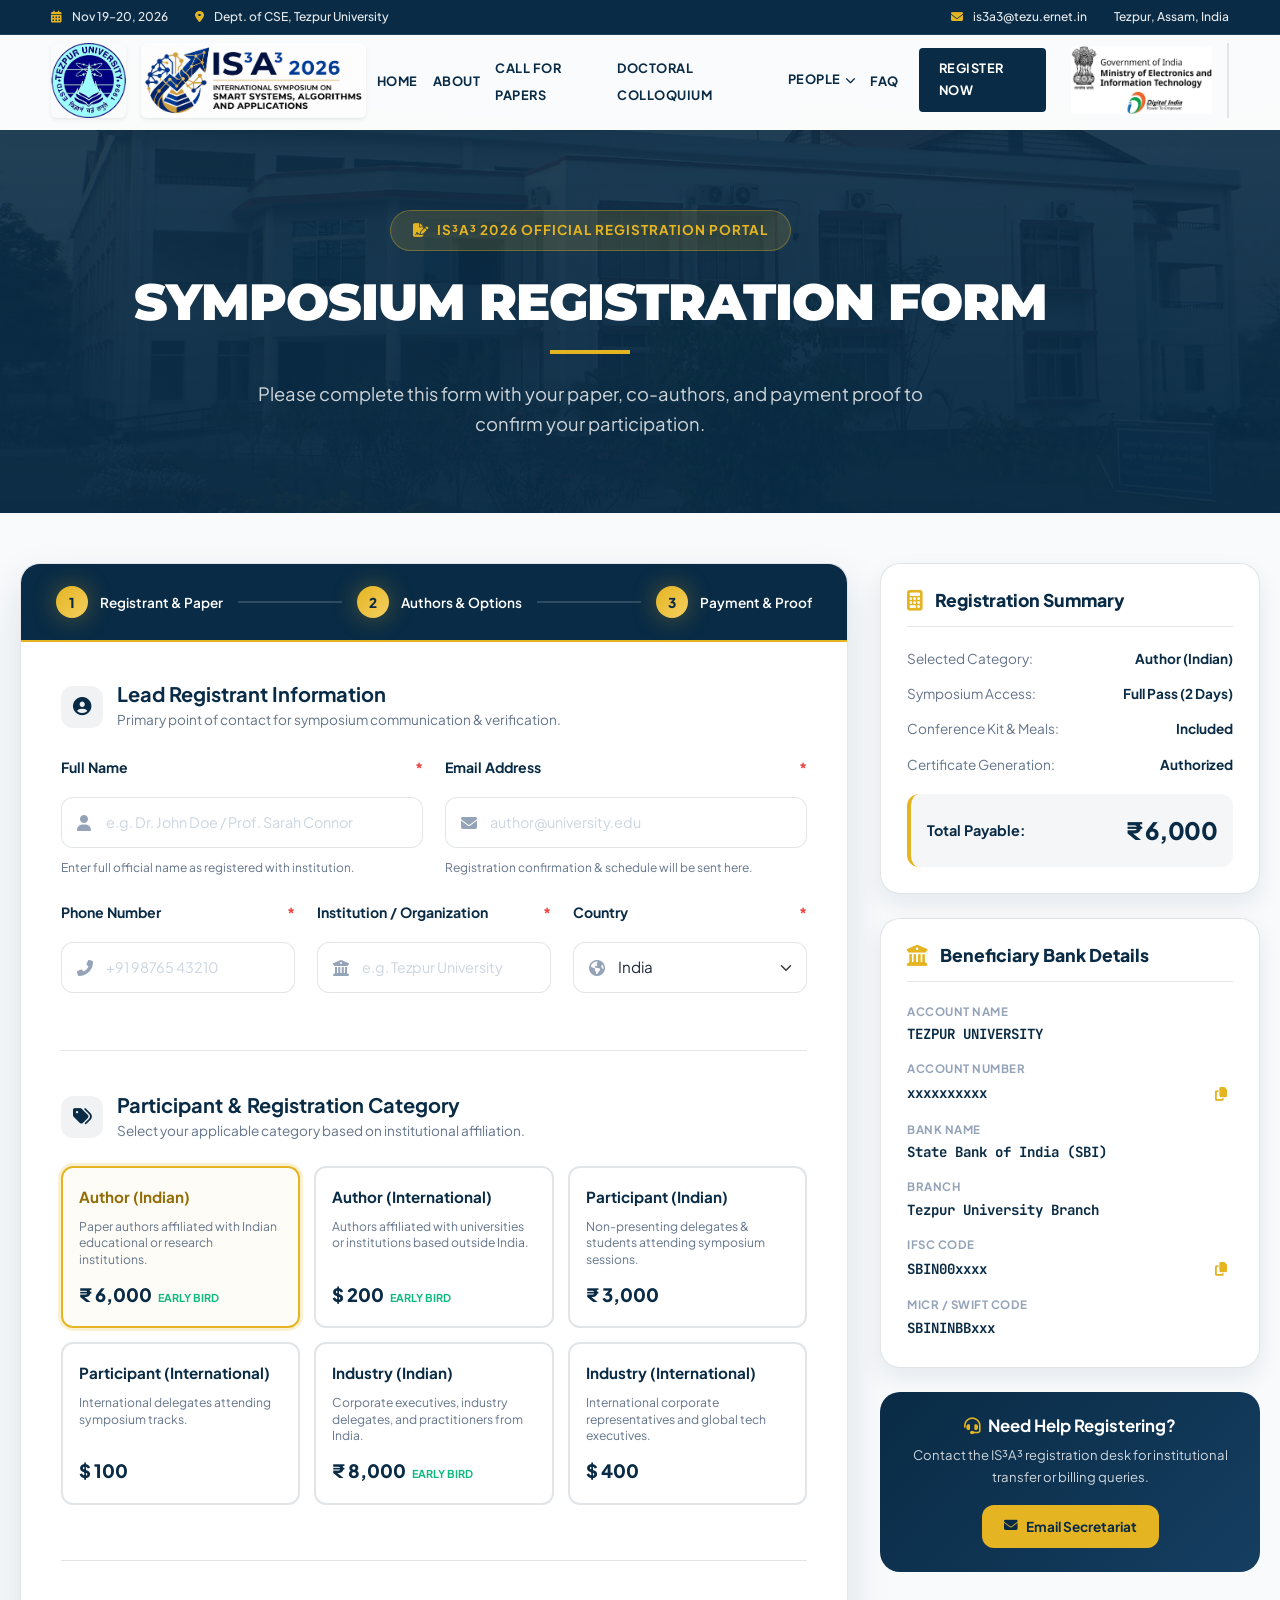
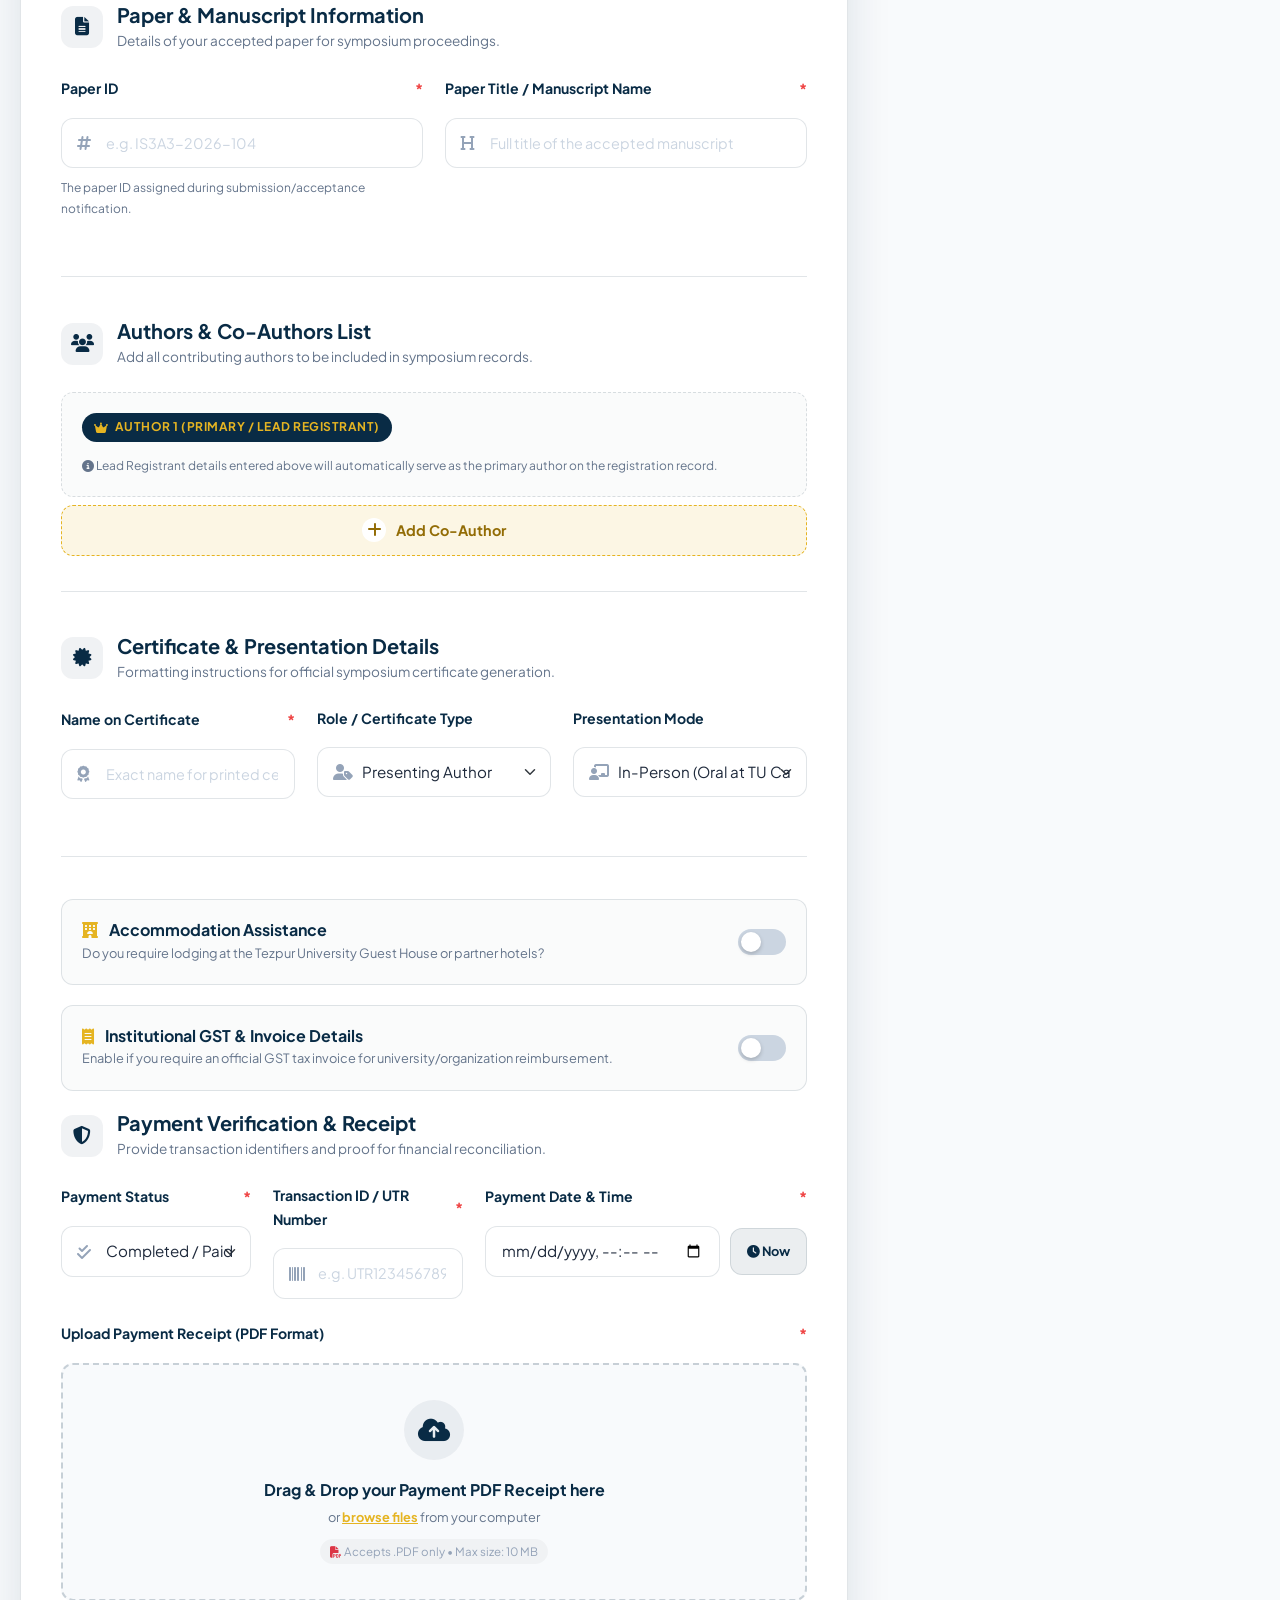
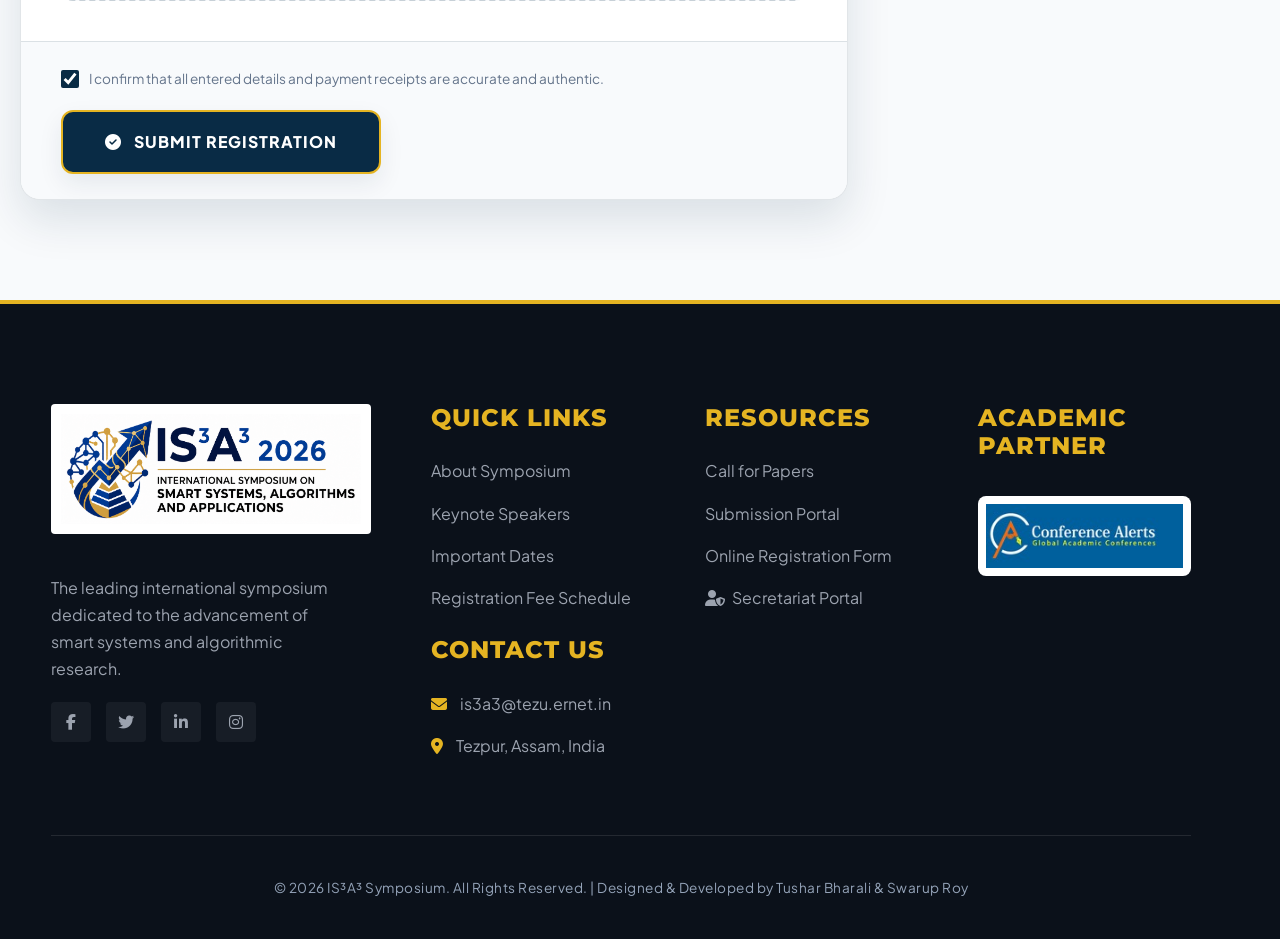
<file: registration-form.html>
<!DOCTYPE html>
<html lang="en">

<head>
    <meta charset="UTF-8">
    <meta name="viewport" content="width=device-width, initial-scale=1.0">
    <meta name="description"
        content="Online Registration Portal for the International Symposium on Smart Systems, Algorithms & Applications (IS³A³ 2026) at Department of CSE, Tezpur University.">
    <title>Online Registration | IS³A³ 2026</title>

    <!-- Favicon & External Fonts -->
    <link rel="icon" href="src/assets/logos/tulogo.png" type="image/png">
    <link href="https://cdn.jsdelivr.net/npm/bootstrap@5.3.2/dist/css/bootstrap.min.css" rel="stylesheet">
    <link
        href="https://fonts.googleapis.com/css2?family=Plus+Jakarta+Sans:wght@300;400;500;600;700;800&family=Montserrat:wght@700;800;900&family=JetBrains+Mono:wght@500;700&display=swap"
        rel="stylesheet">
    <link rel="stylesheet" href="https://cdnjs.cloudflare.com/ajax/libs/font-awesome/6.4.0/css/all.min.css">

    <!-- Site Styles -->
    <link rel="stylesheet" href="src/styles/committee.css">
    <link rel="stylesheet" href="src/styles/navbar.css">
    <link rel="stylesheet" href="src/styles/registration-form.css">
</head>

<body class="registration-page-body">

    <!-- Top Bar Header -->
    <div class="top-bar">
        <div class="top-info-left">
            <span><i class="fas fa-calendar-alt"></i> Nov 19–20, 2026</span>
            <span class="d-none d-md-inline"><i class="fas fa-map-marker-alt"></i> Dept. of CSE, Tezpur
                University</span>
        </div>

        <div class="top-info-right">
            <a href="mailto:is3a3@tezu.ernet.in"><i class="fas fa-envelope"></i> is3a3@tezu.ernet.in</a>
            <span>Tezpur, Assam, India</span>
        </div>
    </div>

    <!-- Universal Navigation Bar -->
    <nav>
        <a class="navbar-brand" href="index.html#home">
            <img src="src/assets/logos/tulogo.png" alt="Tezpur University Logo" class="nav-logo-tu rounded shadow-sm">
            <img src="src/assets/logos/LOGO2.png" alt="IS3A3 2026 Logo" class="nav-logo-event rounded shadow-sm">
        </a>

        <ul class="nav-links">
            <li><a href="index.html#home">Home</a></li>
            <li><a href="about.html">About</a></li>
            <li><a href="callforpapers.html">Call For Papers</a></li>
            <li><a href="doctoralcolloquium.html">Doctoral Colloquium</a></li>
            <li class="dropdown">
                <a href="#" class="dropdown-toggle d-flex align-items-center gap-1">
                    People <i class="fas fa-chevron-down nav-arrow"></i>
                </a>
                <ul class="dropdown-menu">
                    <li><a href="committee.html">Committee</a></li>
                    <li><a href="keynotespeakers.html">Keynote Speaker</a></li>
                    <li><a href="advisors.html">Advisory Board</a></li>
                    <li><a href="technical.html">Technical Committee</a></li>
                </ul>
            </li>
            <li><a href="index.html#faq">FAQ</a></li>
            <li><a href="registration-form.html" class="btn-header">Register Now</a></li>
            <li class="d-none d-lg-flex align-items-center"
                style="margin-left: 10px; padding-right: 15px; border-right: 2px solid rgba(9, 43, 69, 0.1);">
                <img src="src/assets/logos/meity logo.jpeg" alt="MeitY Logo" class="nav-logo-meity">
            </li>
        </ul>

        <div class="menu-toggle"><i class="fas fa-bars"></i></div>
    </nav>

    <!-- Page Banner -->
    <header class="page-banner">
        <div class="container text-center">
            <div class="form-hero-badge">
                <i class="fas fa-file-signature"></i> IS³A³ 2026 Official Registration Portal
            </div>
            <h2>Symposium Registration Form</h2>
            <div class="line"></div>
            <p>Please complete this form with your paper, co-authors, and payment proof to confirm your participation.
            </p>
        </div>
    </header>

    <!-- Main Container -->
    <main class="form-main-container">
        <div class="form-grid-layout">

            <!-- Main Form Card -->
            <div class="form-card">

                <!-- Progress Header -->
                <div class="form-progress-bar">
                    <div class="progress-step active">
                        <span class="step-num">1</span>
                        <span>Registrant & Paper</span>
                    </div>
                    <div class="progress-connector"></div>
                    <div class="progress-step active">
                        <span class="step-num">2</span>
                        <span>Authors & Options</span>
                    </div>
                    <div class="progress-connector"></div>
                    <div class="progress-step active">
                        <span class="step-num">3</span>
                        <span>Payment & Proof</span>
                    </div>
                </div>

                <!-- Registration Form Element -->
                <form id="symposium-registration-form" novalidate>
                    <div class="form-body">

                        <!-- SECTION 1: REGISTRANT PERSONAL DETAILS -->
                        <div class="form-section">
                            <div class="section-legend">
                                <div class="section-legend-title">
                                    <div class="legend-icon-badge">
                                        <i class="fas fa-user-circle"></i>
                                    </div>
                                    <div>
                                        <h3>Lead Registrant Information</h3>
                                        <p>Primary point of contact for symposium communication & verification.</p>
                                    </div>
                                </div>
                            </div>

                            <div class="form-row">
                                <div class="form-group">
                                    <label class="form-label" for="lead-name">
                                        Full Name <span class="required-star">*</span>
                                    </label>
                                    <div class="input-icon-wrapper">
                                        <i class="fas fa-user input-icon"></i>
                                        <input type="text" id="lead-name" class="form-control"
                                            placeholder="e.g. Dr. John Doe / Prof. Sarah Connor" required>
                                    </div>
                                    <span class="form-helper">Enter full official name as registered with
                                        institution.</span>
                                </div>

                                <div class="form-group">
                                    <label class="form-label" for="lead-email">
                                        Email Address <span class="required-star">*</span>
                                    </label>
                                    <div class="input-icon-wrapper">
                                        <i class="fas fa-envelope input-icon"></i>
                                        <input type="email" id="lead-email" class="form-control"
                                            placeholder="author@university.edu" required>
                                    </div>
                                    <span class="form-helper">Registration confirmation & schedule will be sent
                                        here.</span>
                                </div>
                            </div>

                            <div class="form-row three-col">
                                <div class="form-group">
                                    <label class="form-label" for="lead-phone">
                                        Phone Number <span class="required-star">*</span>
                                    </label>
                                    <div class="input-icon-wrapper">
                                        <i class="fas fa-phone-alt input-icon"></i>
                                        <input type="tel" id="lead-phone" class="form-control"
                                            placeholder="+91 98765 43210" required>
                                    </div>
                                </div>

                                <div class="form-group">
                                    <label class="form-label" for="lead-institution">
                                        Institution / Organization <span class="required-star">*</span>
                                    </label>
                                    <div class="input-icon-wrapper">
                                        <i class="fas fa-university input-icon"></i>
                                        <input type="text" id="lead-institution" class="form-control"
                                            placeholder="e.g. Tezpur University" required>
                                    </div>
                                </div>

                                <div class="form-group">
                                    <label class="form-label" for="lead-country">
                                        Country <span class="required-star">*</span>
                                    </label>
                                    <div class="input-icon-wrapper">
                                        <i class="fas fa-globe-americas input-icon"></i>
                                        <select id="lead-country" class="form-select" required>
                                            <option value="India" selected>India</option>
                                            <option value="United States">United States</option>
                                            <option value="United Kingdom">United Kingdom</option>
                                            <option value="Australia">Australia</option>
                                            <option value="Canada">Canada</option>
                                            <option value="Germany">Germany</option>
                                            <option value="France">France</option>
                                            <option value="Japan">Japan</option>
                                            <option value="Singapore">Singapore</option>
                                            <option value="Malaysia">Malaysia</option>
                                            <option value="South Korea">South Korea</option>
                                            <option value="Bangladesh">Bangladesh</option>
                                            <option value="Nepal">Nepal</option>
                                            <option value="Sri Lanka">Sri Lanka</option>
                                            <option value="United Arab Emirates">United Arab Emirates</option>
                                            <option value="Other">Other Country</option>
                                        </select>
                                    </div>
                                </div>
                            </div>
                        </div>

                        <!-- SECTION 2: PARTICIPANT CATEGORY -->
                        <div class="form-section">
                            <div class="section-legend">
                                <div class="section-legend-title">
                                    <div class="legend-icon-badge">
                                        <i class="fas fa-tags"></i>
                                    </div>
                                    <div>
                                        <h3>Participant & Registration Category</h3>
                                        <p>Select your applicable category based on institutional affiliation.</p>
                                    </div>
                                </div>
                            </div>

                            <div class="category-pills-grid">
                                <label class="category-radio-card">
                                    <input type="radio" name="participant_category" value="author_indian"
                                        data-name="Author (Indian)" data-fee="₹ 6,000" checked>
                                    <div class="category-card-inner">
                                        <div class="cat-title">Author (Indian)</div>
                                        <div class="cat-desc">Paper authors affiliated with Indian educational or
                                            research institutions.</div>
                                        <div class="cat-price">₹ 6,000 <span class="early-tag">Early Bird</span></div>
                                    </div>
                                </label>

                                <label class="category-radio-card">
                                    <input type="radio" name="participant_category" value="author_international"
                                        data-name="Author (International)" data-fee="$ 200">
                                    <div class="category-card-inner">
                                        <div class="cat-title">Author (International)</div>
                                        <div class="cat-desc">Authors affiliated with universities or institutions based
                                            outside India.</div>
                                        <div class="cat-price">$ 200 <span class="early-tag">Early Bird</span></div>
                                    </div>
                                </label>

                                <label class="category-radio-card">
                                    <input type="radio" name="participant_category" value="attendee_indian"
                                        data-name="Participant (Indian)" data-fee="₹ 3,000">
                                    <div class="category-card-inner">
                                        <div class="cat-title">Participant (Indian)</div>
                                        <div class="cat-desc">Non-presenting delegates & students attending symposium
                                            sessions.</div>
                                        <div class="cat-price">₹ 3,000</div>
                                    </div>
                                </label>

                                <label class="category-radio-card">
                                    <input type="radio" name="participant_category" value="attendee_international"
                                        data-name="Participant (International)" data-fee="$ 100">
                                    <div class="category-card-inner">
                                        <div class="cat-title">Participant (International)</div>
                                        <div class="cat-desc">International delegates attending symposium tracks.</div>
                                        <div class="cat-price">$ 100</div>
                                    </div>
                                </label>

                                <label class="category-radio-card">
                                    <input type="radio" name="participant_category" value="industry_indian"
                                        data-name="Industry Delegate (Indian)" data-fee="₹ 8,000">
                                    <div class="category-card-inner">
                                        <div class="cat-title">Industry (Indian)</div>
                                        <div class="cat-desc">Corporate executives, industry delegates, and
                                            practitioners from India.</div>
                                        <div class="cat-price">₹ 8,000 <span class="early-tag">Early Bird</span></div>
                                    </div>
                                </label>

                                <label class="category-radio-card">
                                    <input type="radio" name="participant_category" value="industry_international"
                                        data-name="Industry (International)" data-fee="$ 400">
                                    <div class="category-card-inner">
                                        <div class="cat-title">Industry (International)</div>
                                        <div class="cat-desc">International corporate representatives and global tech
                                            executives.</div>
                                        <div class="cat-price">$ 400</div>
                                    </div>
                                </label>
                            </div>
                        </div>

                        <!-- SECTION 3: PAPER & MANUSCRIPT DETAILS -->
                        <div class="form-section">
                            <div class="section-legend">
                                <div class="section-legend-title">
                                    <div class="legend-icon-badge">
                                        <i class="fas fa-file-alt"></i>
                                    </div>
                                    <div>
                                        <h3>Paper & Manuscript Information</h3>
                                        <p>Details of your accepted paper for symposium proceedings.</p>
                                    </div>
                                </div>
                            </div>

                            <div class="form-row">
                                <div class="form-group" style="flex: 1;">
                                    <label class="form-label" for="paper-id">
                                        Paper ID <span class="required-star">*</span>
                                    </label>
                                    <div class="input-icon-wrapper">
                                        <i class="fas fa-hashtag input-icon"></i>
                                        <input type="text" id="paper-id" class="form-control"
                                            placeholder="e.g. IS3A3-2026-104" required>
                                    </div>
                                    <span class="form-helper">The paper ID assigned during submission/acceptance
                                        notification.</span>
                                </div>

                                <div class="form-group" style="flex: 2;">
                                    <label class="form-label" for="paper-title">
                                        Paper Title / Manuscript Name <span class="required-star">*</span>
                                    </label>
                                    <div class="input-icon-wrapper">
                                        <i class="fas fa-heading input-icon"></i>
                                        <input type="text" id="paper-title" class="form-control"
                                            placeholder="Full title of the accepted manuscript" required>
                                    </div>
                                </div>
                            </div>
                        </div>

                        <!-- SECTION 4: AUTHORS & MULTIPLE CO-AUTHORS -->
                        <div class="form-section">
                            <div class="section-legend">
                                <div class="section-legend-title">
                                    <div class="legend-icon-badge">
                                        <i class="fas fa-users"></i>
                                    </div>
                                    <div>
                                        <h3>Authors & Co-Authors List</h3>
                                        <p>Add all contributing authors to be included in symposium records.</p>
                                    </div>
                                </div>
                            </div>

                            <div class="authors-container" id="authors-list-container">
                                <!-- Primary Author Card -->
                                <div class="author-card-item" id="primary-author-card">
                                    <div class="author-card-header">
                                        <span class="author-badge primary">
                                            <i class="fas fa-crown"></i> Author 1 (Primary / Lead Registrant)
                                        </span>
                                    </div>
                                    <p class="form-helper mb-0">
                                        <i class="fas fa-info-circle"></i> Lead Registrant details entered above will
                                        automatically serve as the primary author on the registration record.
                                    </p>
                                </div>
                            </div>

                            <!-- Plus Icon Add Co-Author Button -->
                            <div class="add-author-btn-wrap">
                                <button type="button" class="btn-add-author" id="btn-add-coauthor"
                                    title="Add another author">
                                    <i class="fas fa-plus"></i>
                                    <span>Add Co-Author</span>
                                </button>
                            </div>
                        </div>

                        <!-- SECTION 5: CERTIFICATE & PRESENTATION DETAILS -->
                        <div class="form-section">
                            <div class="section-legend">
                                <div class="section-legend-title">
                                    <div class="legend-icon-badge">
                                        <i class="fas fa-certificate"></i>
                                    </div>
                                    <div>
                                        <h3>Certificate & Presentation Details</h3>
                                        <p>Formatting instructions for official symposium certificate generation.</p>
                                    </div>
                                </div>
                            </div>

                            <div class="form-row three-col">
                                <div class="form-group">
                                    <label class="form-label" for="certificate-name">
                                        Name on Certificate <span class="required-star">*</span>
                                    </label>
                                    <div class="input-icon-wrapper">
                                        <i class="fas fa-award input-icon"></i>
                                        <input type="text" id="certificate-name" class="form-control"
                                            placeholder="Exact name for printed certificate" required>
                                    </div>
                                </div>

                                <div class="form-group">
                                    <label class="form-label" for="certificate-role">
                                        Role / Certificate Type
                                    </label>
                                    <div class="input-icon-wrapper">
                                        <i class="fas fa-user-tag input-icon"></i>
                                        <select id="certificate-role" class="form-select">
                                            <option value="Presenting Author" selected>Presenting Author</option>
                                            <option value="Co-Author">Co-Author</option>
                                            <option value="Participant / Delegate">Participant / Delegate</option>
                                            <option value="Doctoral Colloquium Scholar">Doctoral Colloquium Scholar
                                            </option>
                                        </select>
                                    </div>
                                </div>

                                <div class="form-group">
                                    <label class="form-label" for="presentation-mode">
                                        Presentation Mode
                                    </label>
                                    <div class="input-icon-wrapper">
                                        <i class="fas fa-chalkboard-teacher input-icon"></i>
                                        <select id="presentation-mode" class="form-select">
                                            <option value="In-Person (Oral at TU Campus)" selected>In-Person (Oral at TU
                                                Campus)</option>
                                            <option value="Poster Presentation">Poster Presentation</option>
                                            <option value="Online / Hybrid (Special Approval)">Online / Hybrid (Special
                                                Approval)</option>
                                        </select>
                                    </div>
                                </div>
                            </div>
                        </div>

                        <!-- SECTION 6: ACCOMMODATION REQUEST (TOGGLE) -->
                        <div class="option-toggle-box">
                            <div class="option-toggle-header">
                                <div class="option-toggle-info">
                                    <h4><i class="fas fa-hotel text-accent me-2"></i> Accommodation Assistance</h4>
                                    <p>Do you require lodging at the Tezpur University Guest House or partner hotels?
                                    </p>
                                </div>
                                <label class="switch">
                                    <input type="checkbox" id="toggle-accommodation">
                                    <span class="slider"></span>
                                </label>
                            </div>

                            <div class="option-collapse-content" id="accommodation-collapse">
                                <div class="form-row three-col">
                                    <div class="form-group">
                                        <label class="form-label">Check-in Date</label>
                                        <input type="date" id="acc-checkin" class="form-control no-icon"
                                            value="2026-11-18">
                                    </div>
                                    <div class="form-group">
                                        <label class="form-label">Check-out Date</label>
                                        <input type="date" id="acc-checkout" class="form-control no-icon"
                                            value="2026-11-21">
                                    </div>
                                    <div class="form-group">
                                        <label class="form-label">Lodging Preference</label>
                                        <select id="acc-type" class="form-select no-icon">
                                            <option value="TU Guest House (Subject to Availability)">TU Guest House
                                                (Subject to Availability)</option>
                                            <option value="Single Room (Nearby Hotel Partner)">Single Room (Nearby Hotel
                                                Partner)</option>
                                            <option value="Twin Sharing (Budget Friendly)">Twin Sharing (Budget
                                                Friendly)</option>
                                        </select>
                                    </div>
                                </div>
                                <span class="form-helper text-muted">
                                    <i class="fas fa-info-circle"></i> Note: Accommodation charges are separate and
                                    payable directly upon arrival or booking confirmation.
                                </span>
                            </div>
                        </div>

                        <!-- SECTION 7: GST & TAX INVOICE (TOGGLE) -->
                        <div class="option-toggle-box">
                            <div class="option-toggle-header">
                                <div class="option-toggle-info">
                                    <h4><i class="fas fa-receipt text-accent me-2"></i> Institutional GST & Invoice
                                        Details</h4>
                                    <p>Enable if you require an official GST tax invoice for university/organization
                                        reimbursement.</p>
                                </div>
                                <label class="switch">
                                    <input type="checkbox" id="toggle-gst">
                                    <span class="slider"></span>
                                </label>
                            </div>

                            <div class="option-collapse-content" id="gst-collapse">
                                <div class="form-row">
                                    <div class="form-group">
                                        <label class="form-label">Organization / College Legal Name</label>
                                        <input type="text" id="gst-org-name" class="form-control no-icon"
                                            placeholder="e.g. Tezpur University / IIT Guwahati">
                                    </div>
                                    <div class="form-group">
                                        <label class="form-label">GSTIN Number</label>
                                        <input type="text" id="gst-number" class="form-control no-icon"
                                            placeholder="15-digit GSTIN (e.g. 18AAATT1234F1Z5)">
                                    </div>
                                </div>
                                <div class="form-row">
                                    <div class="form-group">
                                        <label class="form-label">Billing Address</label>
                                        <input type="text" id="gst-billing-address" class="form-control no-icon"
                                            placeholder="Registered office / campus billing address">
                                    </div>
                                    <div class="form-group">
                                        <label class="form-label">State & PIN Code</label>
                                        <input type="text" id="gst-state-pin" class="form-control no-icon"
                                            placeholder="Assam - 784028">
                                    </div>
                                </div>
                            </div>
                        </div>

                        <!-- SECTION 8: PAYMENT VERIFICATION & PDF UPLOAD -->
                        <div class="form-section">
                            <div class="section-legend">
                                <div class="section-legend-title">
                                    <div class="legend-icon-badge">
                                        <i class="fas fa-shield-alt"></i>
                                    </div>
                                    <div>
                                        <h3>Payment Verification & Receipt</h3>
                                        <p>Provide transaction identifiers and proof for financial reconciliation.</p>
                                    </div>
                                </div>
                            </div>

                            <div class="form-row three-col">
                                <div class="form-group">
                                    <label class="form-label" for="payment-status">
                                        Payment Status <span class="required-star">*</span>
                                    </label>
                                    <div class="input-icon-wrapper">
                                        <i class="fas fa-check-double input-icon"></i>
                                        <select id="payment-status" class="form-select" required>
                                            <option value="Completed / Paid" selected>Completed / Paid (Proof Attached)
                                            </option>
                                            <option value="NEFT / RTGS Initiated">NEFT / RTGS Initiated</option>
                                            <option value="Wire Transfer (International)">Wire Transfer (International)
                                            </option>
                                        </select>
                                    </div>
                                </div>

                                <div class="form-group">
                                    <label class="form-label" for="transaction-id">
                                        Transaction ID / UTR Number <span class="required-star">*</span>
                                    </label>
                                    <div class="input-icon-wrapper">
                                        <i class="fas fa-barcode input-icon"></i>
                                        <input type="text" id="transaction-id" class="form-control"
                                            placeholder="e.g. UTR1234567890 / TXN87654" required>
                                    </div>
                                </div>

                                <div class="form-group">
                                    <label class="form-label" for="payment-datetime">
                                        Payment Date & Time <span class="required-star">*</span>
                                    </label>
                                    <div class="datetime-wrap">
                                        <input type="datetime-local" id="payment-datetime" class="form-control no-icon"
                                            required>
                                        <button type="button" class="btn-now-setter" id="btn-set-current-datetime"
                                            title="Set to current local time">
                                            <i class="fas fa-clock"></i> Now
                                        </button>
                                    </div>
                                </div>
                            </div>

                            <!-- PDF Drag and Drop Upload Area -->
                            <div class="form-group mt-3">
                                <label class="form-label">
                                    Upload Payment Receipt (PDF Format) <span class="required-star">*</span>
                                </label>

                                <input type="file" id="payment-pdf-input" accept="application/pdf,.pdf"
                                    style="display: none;">

                                <div class="payment-proof-uploader" id="pdf-drop-zone">
                                    <div class="upload-icon-zone">
                                        <i class="fas fa-cloud-upload-alt"></i>
                                    </div>
                                    <div class="upload-title">Drag & Drop your Payment PDF Receipt here</div>
                                    <div class="upload-subtitle">or <span
                                            style="color: var(--accent); text-decoration: underline; font-weight: 700;">browse
                                            files</span> from your computer</div>
                                    <span class="upload-specs"><i class="fas fa-file-pdf text-danger"></i> Accepts .PDF
                                        only • Max size: 10 MB</span>
                                </div>

                                <!-- File Preview Box (shown after upload) -->
                                <div class="file-preview-card" id="pdf-preview-card">
                                    <div class="file-info-left">
                                        <i class="fas fa-file-pdf file-pdf-icon"></i>
                                        <div class="file-details">
                                            <div class="file-name" id="pdf-file-name">receipt_2026.pdf</div>
                                            <div class="file-size" id="pdf-file-size">PDF Document • 345 KB</div>
                                        </div>
                                    </div>
                                    <button type="button" class="file-remove-btn" id="pdf-remove-btn"
                                        title="Remove PDF and upload another">
                                        <i class="fas fa-times"></i>
                                    </button>
                                </div>
                            </div>
                        </div>

                    </div>

                    <!-- Submit Action Bar -->
                    <div class="form-submit-bar">
                        <label class="terms-checkbox-wrap">
                            <input type="checkbox" id="terms-agree" required checked>
                            <span>I confirm that all entered details and payment receipts are accurate and
                                authentic.</span>
                        </label>

                        <button type="submit" class="btn-submit-registration" id="btn-submit-registration">
                            <i class="fas fa-check-circle"></i>
                            <span>Submit Registration</span>
                        </button>
                    </div>
                </form>

            </div>

            <!-- Sticky Sidebar: Summary & Beneficiary Details -->
            <aside class="form-sidebar">

                <!-- Registration Summary Card -->
                <div class="sidebar-card">
                    <div class="sidebar-card-header">
                        <i class="fas fa-calculator"></i>
                        <h4>Registration Summary</h4>
                    </div>

                    <div class="summary-line-item">
                        <span>Selected Category:</span>
                        <span id="summary-category-name">Author (Indian)</span>
                    </div>
                    <div class="summary-line-item">
                        <span>Symposium Access:</span>
                        <span>Full Pass (2 Days)</span>
                    </div>
                    <div class="summary-line-item">
                        <span>Conference Kit & Meals:</span>
                        <span>Included</span>
                    </div>
                    <div class="summary-line-item">
                        <span>Certificate Generation:</span>
                        <span>Authorized</span>
                    </div>

                    <div class="summary-total-box">
                        <div class="total-label">Total Payable:</div>
                        <div class="total-amount" id="summary-total-amount">₹ 6,000</div>
                    </div>
                </div>

                <!-- Tezpur University Bank Account Card -->
                <div class="sidebar-card">
                    <div class="sidebar-card-header">
                        <i class="fas fa-university"></i>
                        <h4>Beneficiary Bank Details</h4>
                    </div>

                    <div class="bank-info-grid">
                        <div class="bank-info-item">
                            <span class="bank-key">Account Name</span>
                            <span class="bank-val">TEZPUR UNIVERSITY</span>
                        </div>

                        <div class="bank-info-item">
                            <span class="bank-key">Account Number</span>
                            <span class="bank-val">
                                xxxxxxxxxx
                                <button type="button" class="copy-btn" data-copy="37829104829"
                                    title="Copy Account Number"><i class="fas fa-copy"></i></button>
                            </span>
                        </div>

                        <div class="bank-info-item">
                            <span class="bank-key">Bank Name</span>
                            <span class="bank-val">State Bank of India (SBI)</span>
                        </div>

                        <div class="bank-info-item">
                            <span class="bank-key">Branch</span>
                            <span class="bank-val">Tezpur University Branch</span>
                        </div>

                        <div class="bank-info-item">
                            <span class="bank-key">IFSC Code</span>
                            <span class="bank-val">
                                SBIN00xxxx
                                <button type="button" class="copy-btn" data-copy="SBIN0014259" title="Copy IFSC Code"><i
                                        class="fas fa-copy"></i></button>
                            </span>
                        </div>

                        <div class="bank-info-item">
                            <span class="bank-key">MICR / Swift Code</span>
                            <span class="bank-val">SBININBBxxx</span>
                        </div>
                    </div>
                </div>

                <!-- Help & Support Card -->
                <div class="help-contact-box">
                    <h5><i class="fas fa-headset me-1 text-accent"></i> Need Help Registering?</h5>
                    <p>Contact the IS³A³ registration desk for institutional transfer or billing queries.</p>
                    <a href="mailto:is3a3@tezu.ernet.in" class="btn-help-link">
                        <i class="fas fa-envelope"></i> Email Secretariat
                    </a>
                </div>

            </aside>

        </div>
    </main>

    <!-- SUCCESS RECEIPT MODAL -->
    <div class="modal-overlay" id="registration-success-modal">
        <div class="receipt-modal-container">

            <div class="modal-header-banner">
                <div class="success-check-bubble">
                    <i class="fas fa-check"></i>
                </div>
                <h2>Registration Confirmed!</h2>
                <p>International Symposium on Smart Systems, Algorithms & Applications (IS³A³ 2026)</p>
            </div>

            <div class="modal-receipt-body">
                <div class="receipt-id-badge">
                    <div class="ref-label">Official Registration Reference Number</div>
                    <div class="ref-code" id="modal-reg-id">IS3A3-2026-REG-8492</div>
                </div>

                <table class="receipt-data-table">
                    <tr>
                        <td class="key">Lead Registrant:</td>
                        <td class="val" id="modal-reg-name">Dr. John Doe</td>
                    </tr>
                    <tr>
                        <td class="key">Email & Phone:</td>
                        <td class="val"><span id="modal-reg-email"></span> • <span id="modal-reg-phone"></span></td>
                    </tr>
                    <tr>
                        <td class="key">Institution & Country:</td>
                        <td class="val" id="modal-reg-inst">Tezpur University (India)</td>
                    </tr>
                    <tr>
                        <td class="key">Paper ID & Title:</td>
                        <td class="val"><strong id="modal-reg-paper-id"></strong> - <span
                                id="modal-reg-paper-title"></span></td>
                    </tr>
                    <tr>
                        <td class="key">Registered Authors:</td>
                        <td class="val" id="modal-reg-authors">Dr. John Doe</td>
                    </tr>
                    <tr>
                        <td class="key">Category & Fee:</td>
                        <td class="val" id="modal-reg-category">Author (Indian) - ₹ 6,000</td>
                    </tr>
                    <tr>
                        <td class="key">Transaction ID / UTR:</td>
                        <td class="val" id="modal-reg-txid">TXN12345678</td>
                    </tr>
                    <tr>
                        <td class="key">Payment Timestamp:</td>
                        <td class="val" id="modal-reg-time">2026-11-01 10:30</td>
                    </tr>
                    <tr>
                        <td class="key">Certificate Info:</td>
                        <td class="val" id="modal-reg-cert">Dr. John Doe (Presenting Author)</td>
                    </tr>
                    <tr>
                        <td class="key">Accommodation:</td>
                        <td class="val" id="modal-reg-acc">No (Self Arranged)</td>
                    </tr>
                    <tr>
                        <td class="key">Uploaded PDF Receipt:</td>
                        <td class="val" id="modal-reg-file">payment_receipt.pdf</td>
                    </tr>
                </table>
            </div>

            <div class="modal-footer-actions">
                <button type="button" class="btn-print-receipt" id="btn-print-receipt">
                    <i class="fas fa-print"></i> Print Receipt
                </button>
                <button type="button" class="btn-close-modal" id="btn-close-modal">
                    <i class="fas fa-home me-1"></i> Done & Return Home
                </button>
            </div>

        </div>
    </div>

    <!-- Universal Footer -->
    <footer>
        <div class="container">
            <div class="footer-grid">
                <div class="footer-col footer-about">
                    <img src="src/assets/logos/LOGO2.png" alt="IS³A³ 2026 Logo"
                        style="height: 130px; width: auto; background: white; padding: 10px; border-radius: 4px; margin-bottom: 20px;">
                    <p>The leading international symposium dedicated to the advancement of smart systems and algorithmic
                        research.</p>
                    <div class="social-links">
                        <a href="#"><i class="fab fa-facebook-f"></i></a>
                        <a href="#"><i class="fab fa-twitter"></i></a>
                        <a
                            href="https://www.linkedin.com/in/department-of-computer-science-and-engineering-tezpur-university-3316ab21a"><i
                                class="fab fa-linkedin-in"></i></a>
                        <a href="#"><i class="fab fa-instagram"></i></a>
                    </div>
                </div>
                <div class="footer-col">
                    <h4>Quick Links</h4>
                    <ul>
                        <li><a href="about.html">About Symposium</a></li>
                        <li><a href="keynotespeakers.html">Keynote Speakers</a></li>
                        <li><a href="index.html#deadlines">Important Dates</a></li>
                        <li><a href="register.html">Registration Fee Schedule</a></li>
                    </ul>

                    <h4 style="margin-top: 25px;">Contact Us</h4>
                    <ul>
                        <li><a href="mailto:is3a3@tezu.ernet.in"><i class="fas fa-envelope"
                                    style="margin-right: 10px; color: var(--accent);"></i> is3a3@tezu.ernet.in</a></li>
                        <li><a href="#"><i class="fas fa-map-marker-alt"
                                    style="margin-right: 10px; color: var(--accent);"></i> Tezpur, Assam, India</a></li>
                    </ul>
                </div>
                <div class="footer-col">
                    <h4>Resources</h4>
                    <ul>
                        <li><a href="callforpapers.html">Call for Papers</a></li>
                        <li><a href="callforpapers.html">Submission Portal</a></li>
                        <li><a href="registration-form.html">Online Registration Form</a></li>
                        <li><a href="admin.html" target="_blank"><i class="fas fa-user-shield me-1"></i> Secretariat
                                Portal</a></li>
                    </ul>
                </div>
                <div class="footer-col">
                    <h4>Academic Partner</h4>
                    <a href="https://conferencealerts.co.in/" target="_blank">
                        <img src="src/assets/logos/conferencealerts.jpg" alt="Academic Partner Logo"
                            style="max-width: 220px; width: 100%; height: auto; background: white; padding: 8px; border-radius: 8px; margin-top: 10px; display: inline-block; transition: var(--transition);">
                    </a>
                </div>
            </div>
            <p class="copyright">© 2026 IS³A³ Symposium. All Rights Reserved. | Designed & Developed by Tushar Bharali &
                Swarup Roy</p>
        </div>
    </footer>

    <!-- Scripts -->
    <script src="src/scripts/main.js"></script>
    <script src="src/scripts/registration.js"></script>

</body>

</html>
</file>
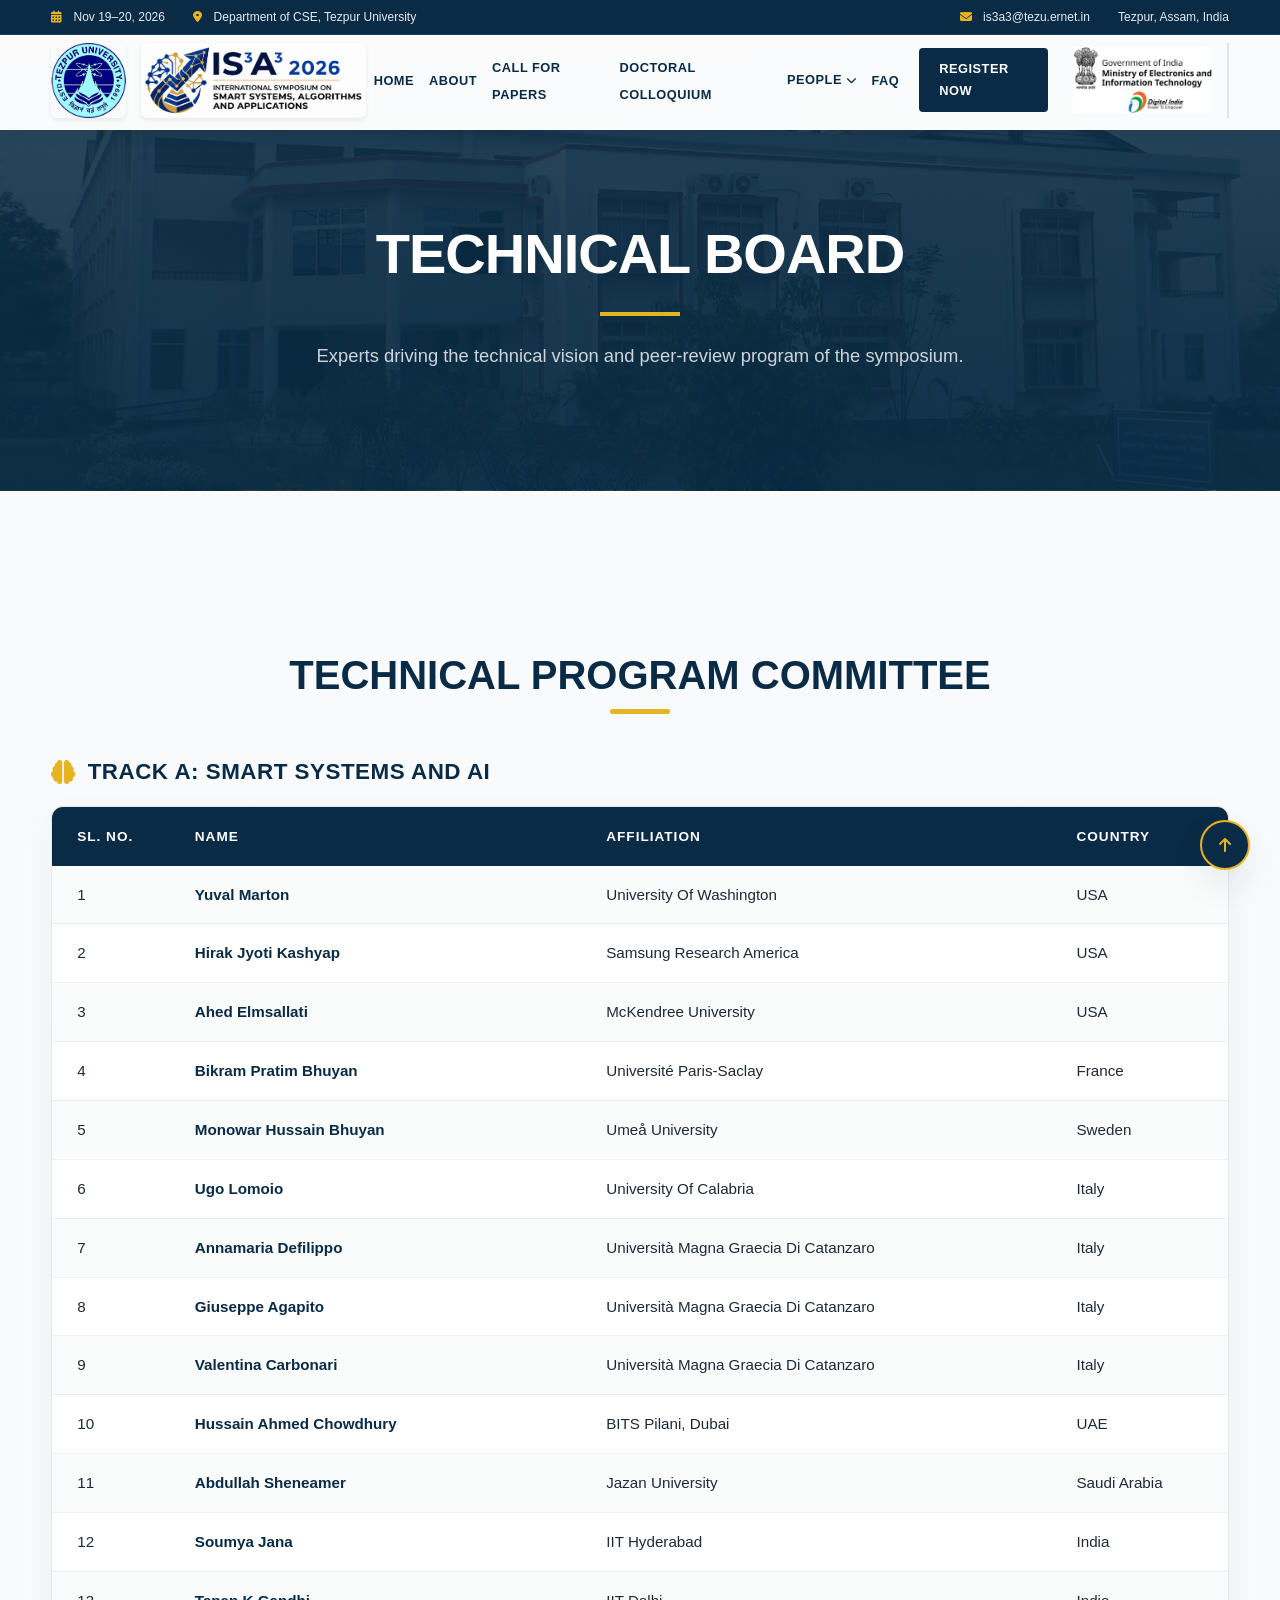
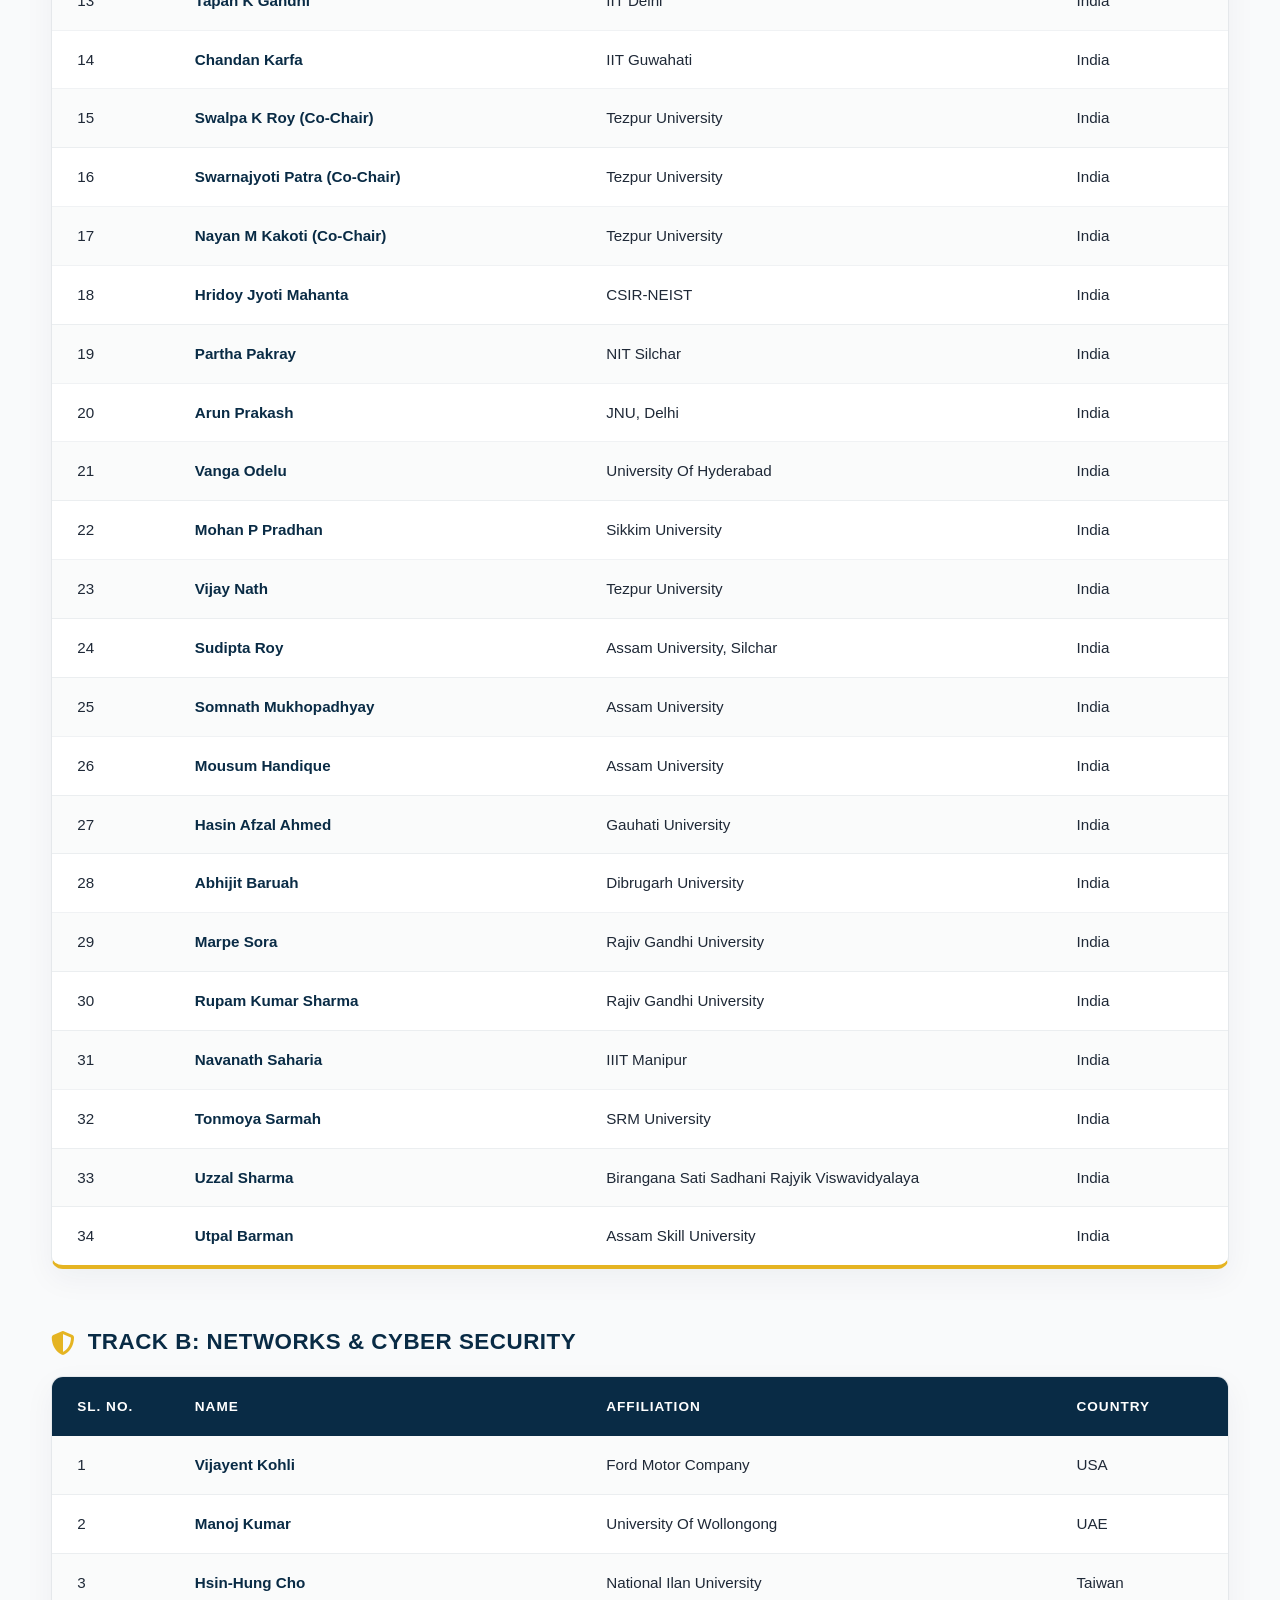
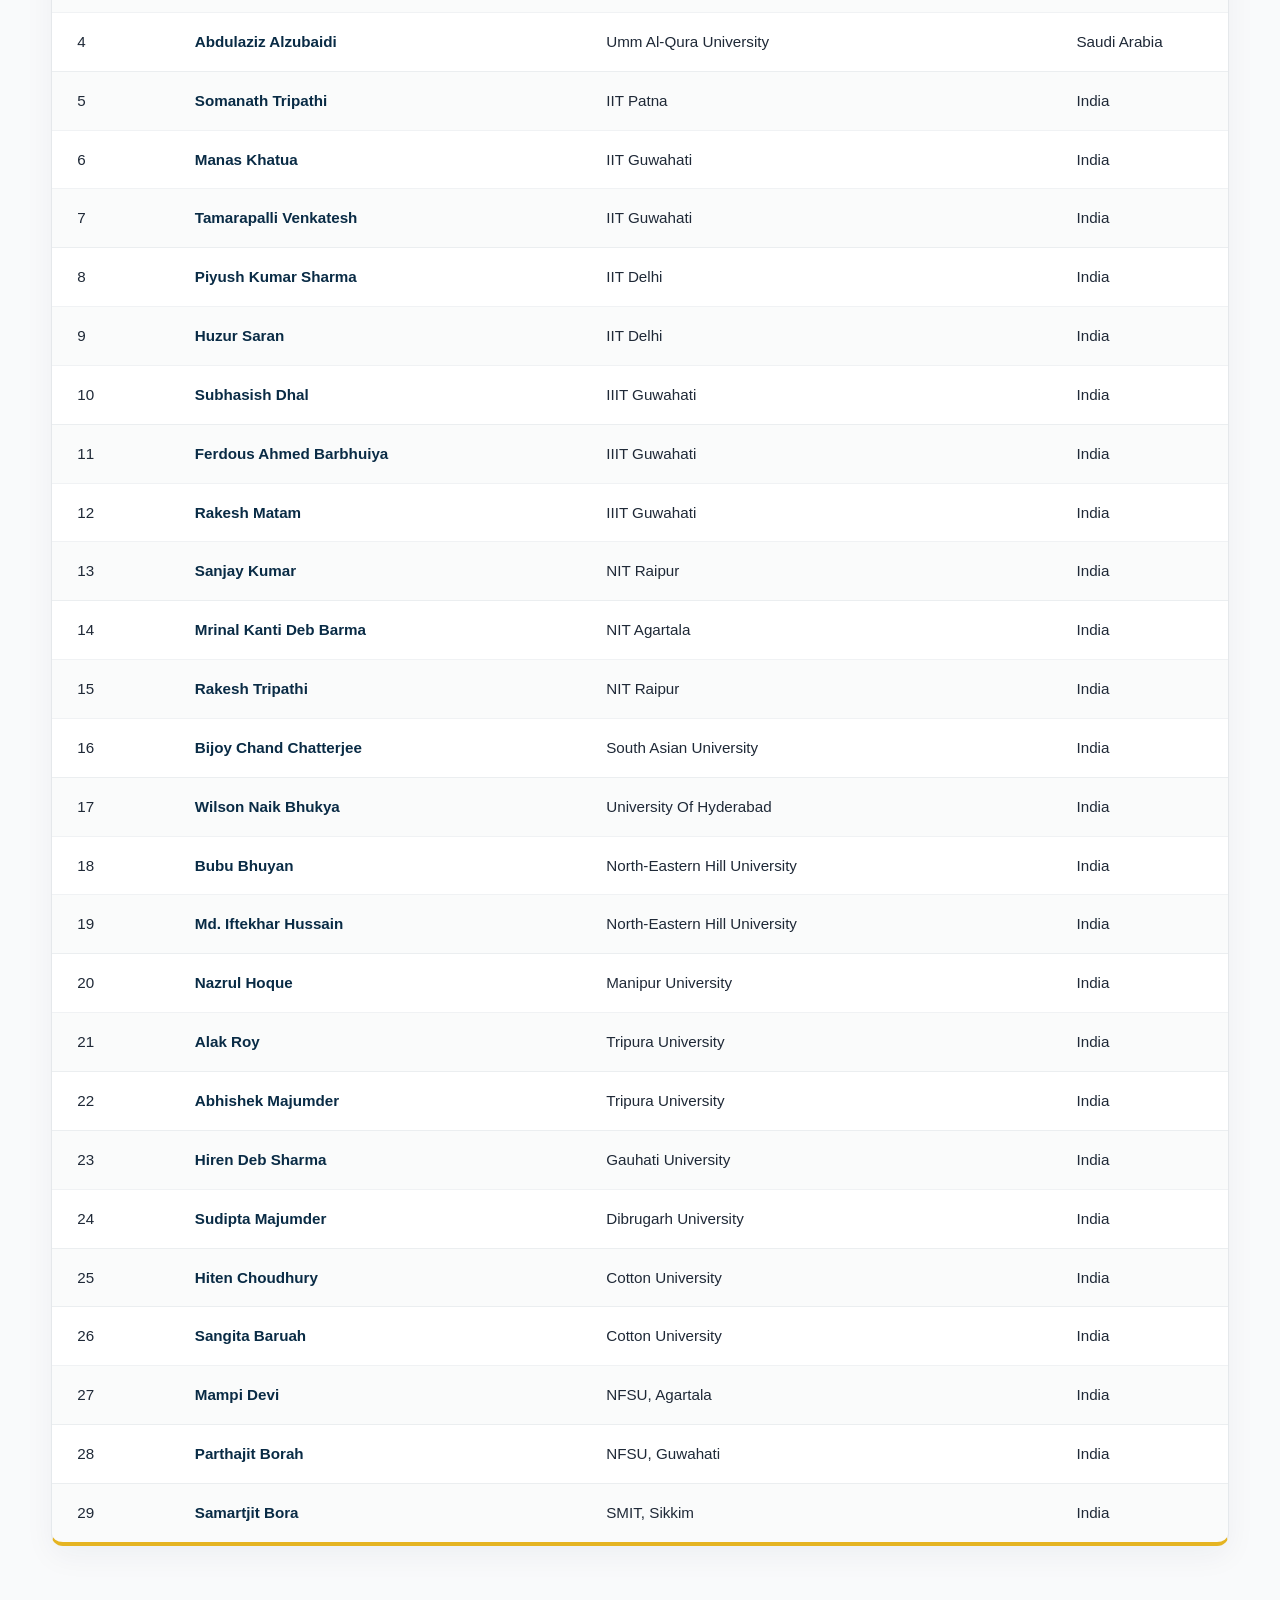
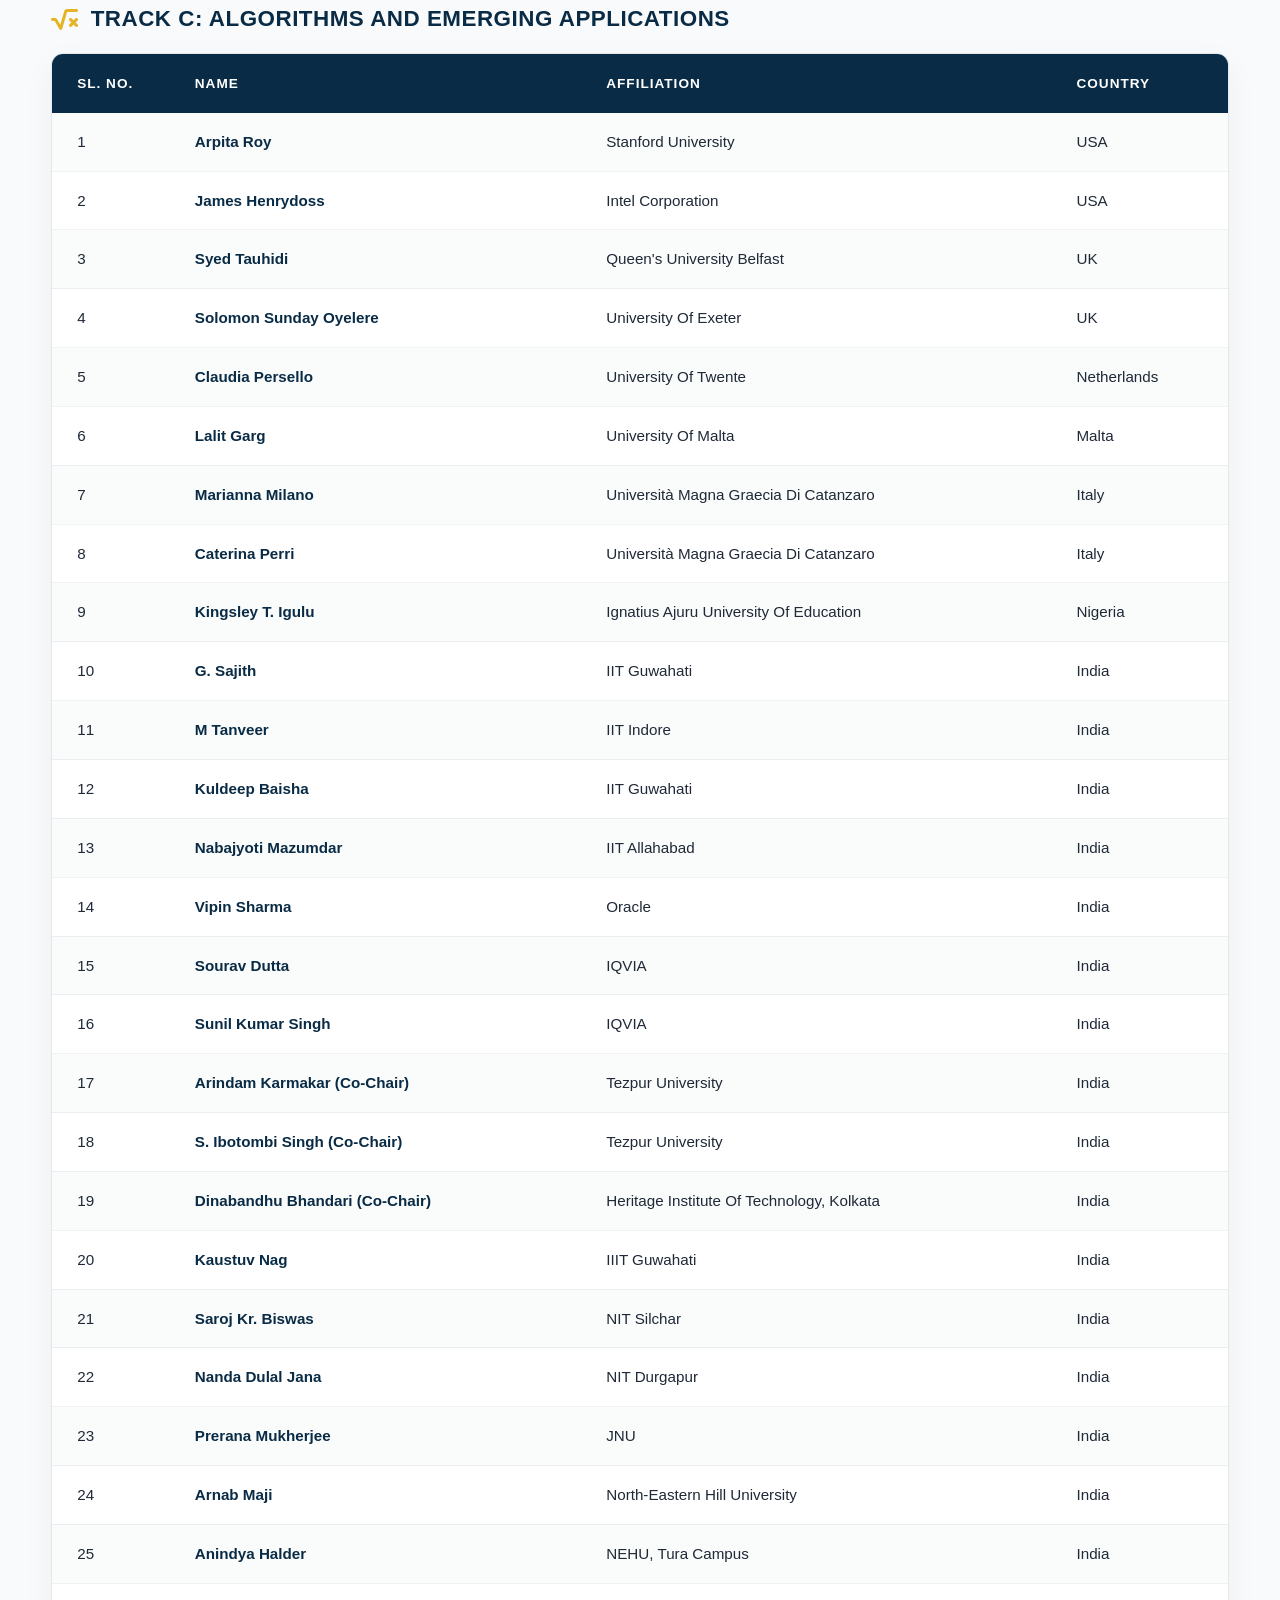
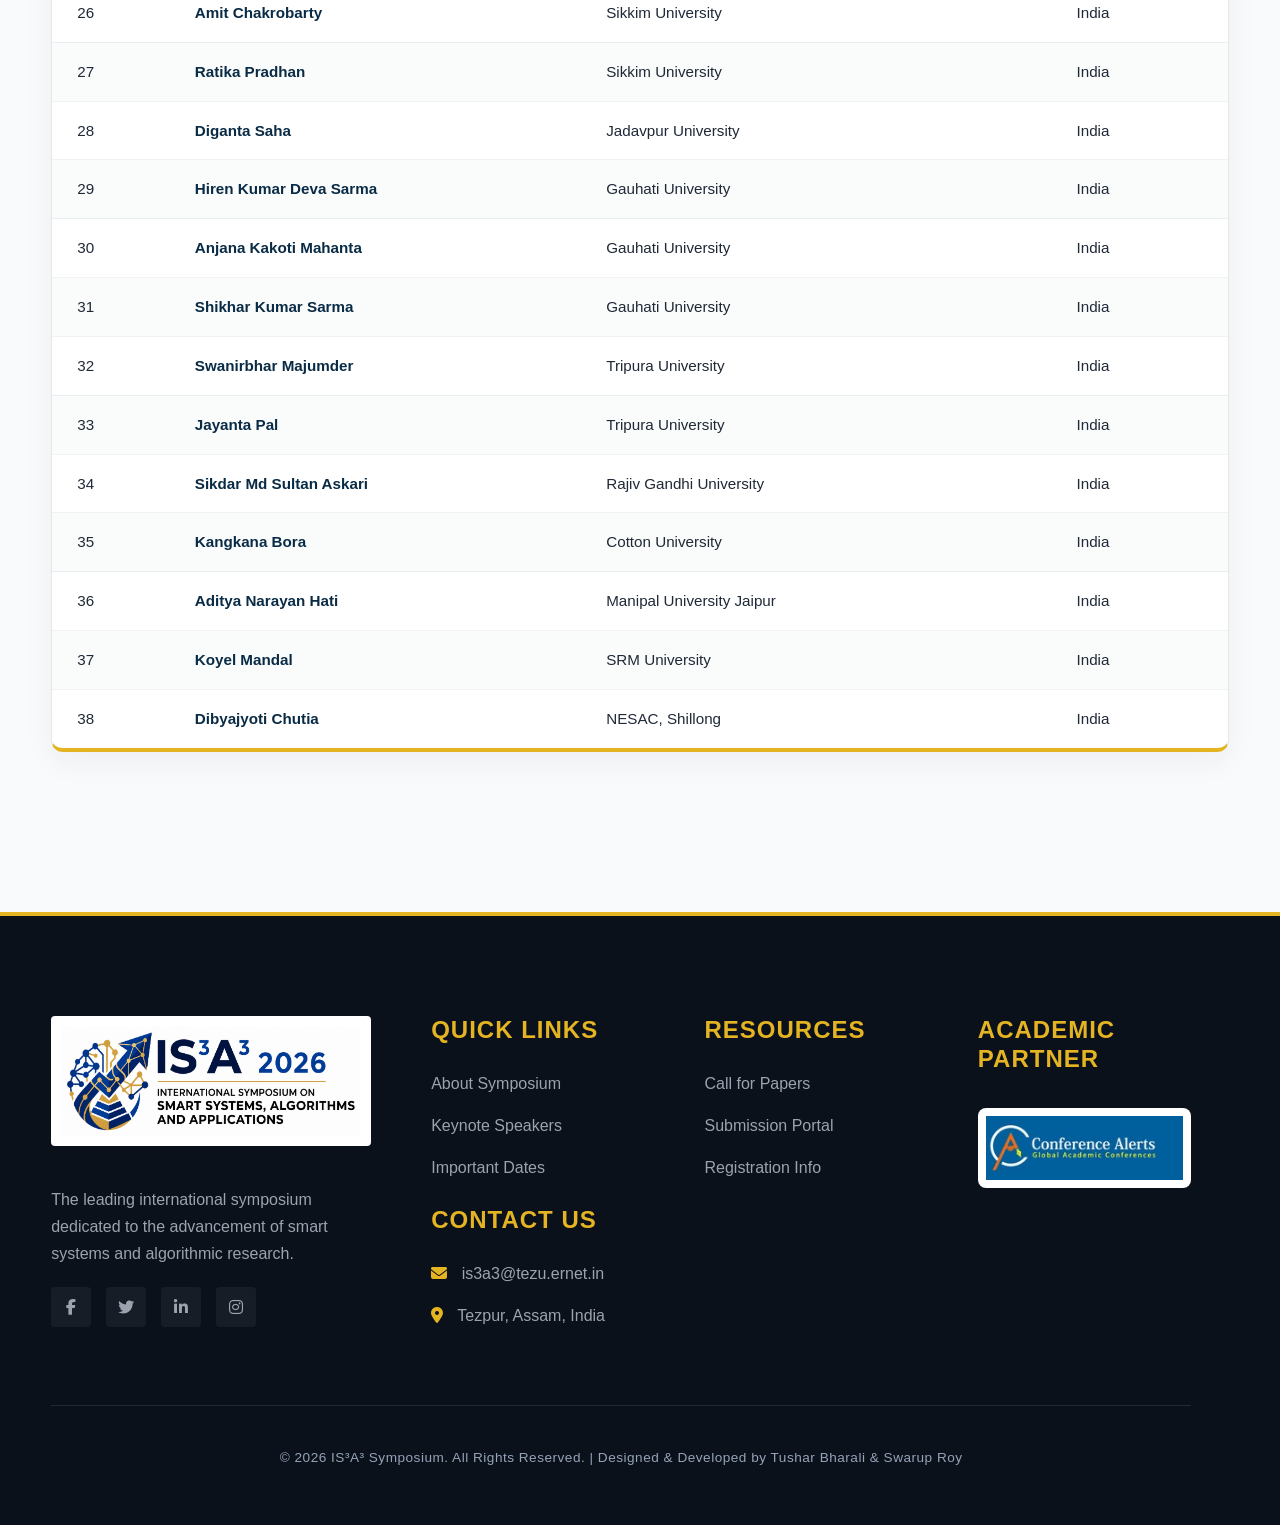
<file: technical.html>
<!DOCTYPE html>
<html lang="en">
<head>
    <meta charset="UTF-8">
    <meta name="viewport" content="width=device-width, initial-scale=1.0">
    <title>Technical Board | IS³A³ 2026</title>
    
    <link rel="icon" href="src/assets/logos/tulogo.png" type="image/png">
    <link href="https://cdn.jsdelivr.net/npm/bootstrap@5.3.2/dist/css/bootstrap.min.css" rel="stylesheet">
    <link href="https://fonts.googleapis.com/css2?family=Plus+Jakarta+Sans:wght@300;400;500;600;700;800&display=swap" rel="stylesheet">
    <link rel="stylesheet" href="https://cdnjs.cloudflare.com/ajax/libs/font-awesome/6.4.0/css/all.min.css">
    <link rel="stylesheet" href="src/styles/committee.css">
    <link rel="stylesheet" href="src/styles/navbar.css">
    <link rel="stylesheet" href="src/styles/technical.css">
</head>
<body>
    <div class="top-bar">
        <div class="top-info-left">
            <span><i class="fas fa-calendar-alt"></i> Nov 19–20, 2026</span>
            <span class="d-none d-md-inline"><i class="fas fa-map-marker-alt"></i> Department of CSE, Tezpur University</span>
        </div>
        
        <div class="top-info-right">
            <a href="mailto:is3a3@tezu.ernet.in"><i class="fas fa-envelope"></i> is3a3@tezu.ernet.in</a>
            <span>Tezpur, Assam, India</span>
        </div>
    </div>
    <nav>
        <a class="navbar-brand" href="index.html#home">
            <img src="src/assets/logos/tulogo.png" alt="TU Logo" class="nav-logo-tu rounded shadow-sm">
            <img src="src/assets/logos/LOGO2.png" alt="IS3A3 Icon" class="nav-logo-event rounded shadow-sm">
        </a>
        
         <ul class="nav-links">
            <li><a href="index.html#home">Home</a></li>
            <li><a href="about.html">About</a></li>
            <li><a href="callforpapers.html">Call For Papers</a></li>
            <li><a href="doctoralcolloquium.html">Doctoral Colloquium</a></li>
            <li class="dropdown">
                <a href="#" class="dropdown-toggle d-flex align-items-center gap-1">
                    People <i class="fas fa-chevron-down nav-arrow"></i>
                </a>
                <ul class="dropdown-menu">
                    <li><a href="committee.html">Committee</a></li>
                    <li><a href="keynotespeakers.html">Keynote Speaker</a></li>
                    <li><a href="advisors.html">Advisory Board</a></li>
                    <li><a href="technical.html">Technical Committee</a></li>
                </ul>
            </li>
            <li><a href="index.html#faq">FAQ</a></li>
            <li><a href="registration-form.html" class="btn-header" target="_blank">Register Now</a></li>
            <li class="d-none d-lg-flex align-items-center" style="margin-left: 10px; padding-right: 15px; border-right: 2px solid rgba(9, 43, 69, 0.1);">
                <img src="src/assets/logos/meity logo.jpeg" alt="MeitY Logo" class="nav-logo-meity">
            </li>
        </ul>
        
        <div class="menu-toggle"><i class="fas fa-bars"></i></div>
    </nav>
    
    <header class="page-banner">
        <h2>Technical Board</h2>
        <div class="line"></div>
        <p>Experts driving the technical vision and peer-review program of the symposium.</p>
    </header>
    
    <section class="section" id="committees">
        <div class="container" style="max-width: 1500px;">

            <h2 class="section-title" style="margin-top: 80px;">Technical Program Committee</h2>
            
            <h3 class="track-heading" data-aos="fade-up"><i class="fas fa-brain"></i> Track A: Smart Systems and AI</h3>
            <div class="committee-table-container" data-aos="fade-up">
                <table class="committee-table">
                    <thead>
                        <tr>
                            <th width="10%">Sl. No.</th>
                            <th width="35%">Name</th>
                            <th width="40%">Affiliation</th>
                            <th width="15%">Country</th>
                        </tr>
                    </thead>
                    <tbody>
                        <tr>
    <tr><td>1</td><td><strong>Yuval Marton</strong></td><td>University Of Washington</td><td>USA</td></tr>

<tr><td>2</td><td><strong>Hirak Jyoti Kashyap</strong></td><td>Samsung Research America</td><td>USA</td></tr>

<tr><td>3</td><td><strong>Ahed Elmsallati</strong></td><td>McKendree University</td><td>USA</td></tr>

<tr><td>4</td><td><strong>Bikram Pratim Bhuyan</strong></td><td>Université Paris-Saclay</td><td>France</td></tr>

<tr><td>5</td><td><strong>Monowar Hussain Bhuyan</strong></td><td>Umeå University</td><td>Sweden</td></tr>

<tr><td>6</td><td><strong>Ugo Lomoio</strong></td><td>University Of Calabria</td><td>Italy</td></tr>

<tr><td>7</td><td><strong>Annamaria Defilippo</strong></td><td>Università Magna Graecia Di Catanzaro</td><td>Italy</td></tr>

<tr><td>8</td><td><strong>Giuseppe Agapito</strong></td><td>Università Magna Graecia Di Catanzaro</td><td>Italy</td></tr>

<tr><td>9</td><td><strong>Valentina Carbonari</strong></td><td>Università Magna Graecia Di Catanzaro</td><td>Italy</td></tr>

<tr><td>10</td><td><strong>Hussain Ahmed Chowdhury</strong></td><td>BITS Pilani, Dubai</td><td>UAE</td></tr>

<tr><td>11</td><td><strong>Abdullah Sheneamer</strong></td><td>Jazan University</td><td>Saudi Arabia</td></tr>

<tr><td>12</td><td><strong>Soumya Jana</strong></td><td>IIT Hyderabad</td><td>India</td></tr>

<tr><td>13</td><td><strong>Tapan K Gandhi</strong></td><td>IIT Delhi</td><td>India</td></tr>

<tr><td>14</td><td><strong>Chandan Karfa</strong></td><td>IIT Guwahati</td><td>India</td></tr>

<tr><td>15</td><td><strong>Swalpa K Roy (Co-Chair)</strong></td><td>Tezpur University</td><td>India</td></tr>

<tr><td>16</td><td><strong>Swarnajyoti Patra (Co-Chair)</strong></td><td>Tezpur University</td><td>India</td></tr>

<tr><td>17</td><td><strong>Nayan M Kakoti (Co-Chair)</strong></td><td>Tezpur University</td><td>India</td></tr>

<tr><td>18</td><td><strong>Hridoy Jyoti Mahanta</strong></td><td>CSIR-NEIST</td><td>India</td></tr>

<tr><td>19</td><td><strong>Partha Pakray</strong></td><td>NIT Silchar</td><td>India</td></tr>

<tr><td>20</td><td><strong>Arun Prakash</strong></td><td>JNU, Delhi</td><td>India</td></tr>

<tr><td>21</td><td><strong>Vanga Odelu</strong></td><td>University Of Hyderabad</td><td>India</td></tr>

<tr><td>22</td><td><strong>Mohan P Pradhan</strong></td><td>Sikkim University</td><td>India</td></tr>

<tr><td>23</td><td><strong>Vijay Nath</strong></td><td>Tezpur University</td><td>India</td></tr>

<tr><td>24</td><td><strong>Sudipta Roy</strong></td><td>Assam University, Silchar</td><td>India</td></tr>

<tr><td>25</td><td><strong>Somnath Mukhopadhyay</strong></td><td>Assam University</td><td>India</td></tr>

<tr><td>26</td><td><strong>Mousum Handique</strong></td><td>Assam University</td><td>India</td></tr>

<tr><td>27</td><td><strong>Hasin Afzal Ahmed</strong></td><td>Gauhati University</td><td>India</td></tr>

<tr><td>28</td><td><strong>Abhijit Baruah</strong></td><td>Dibrugarh University</td><td>India</td></tr>

<tr><td>29</td><td><strong>Marpe Sora</strong></td><td>Rajiv Gandhi University</td><td>India</td></tr>

<tr><td>30</td><td><strong>Rupam Kumar Sharma</strong></td><td>Rajiv Gandhi University</td><td>India</td></tr>

<tr><td>31</td><td><strong>Navanath Saharia</strong></td><td>IIIT Manipur</td><td>India</td></tr>

<tr><td>32</td><td><strong>Tonmoya Sarmah</strong></td><td>SRM University</td><td>India</td></tr>

<tr><td>33</td><td><strong>Uzzal Sharma</strong></td><td>Birangana Sati Sadhani Rajyik Viswavidyalaya</td><td>India</td></tr>

<tr><td>34</td><td><strong>Utpal Barman</strong></td><td>Assam Skill University</td><td>India</td></tr>

                        
                    </tbody>
                </table>
            </div>

           

            <h3 class="track-heading" data-aos="fade-up"><i class="fas fa-shield-alt"></i> Track B: Networks & Cyber Security</h3>
            <div class="committee-table-container" data-aos="fade-up">
                <table class="committee-table">
                    <thead>
                        <tr>
                            <th width="10%">Sl. No.</th>
                            <th width="35%">Name</th>
                            <th width="40%">Affiliation</th>
                            <th width="15%">Country</th>
                        </tr>
                    </thead>
                    <tbody>
                        <tr>
   <tr><td>1</td><td><strong>Vijayent Kohli</strong></td><td>Ford Motor Company</td><td>USA</td></tr>

<tr><td>2</td><td><strong>Manoj Kumar</strong></td><td>University Of Wollongong</td><td>UAE</td></tr>

<tr><td>3</td><td><strong>Hsin-Hung Cho</strong></td><td>National Ilan University</td><td>Taiwan</td></tr>

<tr><td>4</td><td><strong>Abdulaziz Alzubaidi</strong></td><td>Umm Al-Qura University</td><td>Saudi Arabia</td></tr>

<tr><td>5</td><td><strong>Somanath Tripathi</strong></td><td>IIT Patna</td><td>India</td></tr>

<tr><td>6</td><td><strong>Manas Khatua</strong></td><td>IIT Guwahati</td><td>India</td></tr>

<tr><td>7</td><td><strong>Tamarapalli Venkatesh</strong></td><td>IIT Guwahati</td><td>India</td></tr>

<tr><td>8</td><td><strong>Piyush Kumar Sharma</strong></td><td>IIT Delhi</td><td>India</td></tr>

<tr><td>9</td><td><strong>Huzur Saran</strong></td><td>IIT Delhi</td><td>India</td></tr>

<tr><td>10</td><td><strong>Subhasish Dhal</strong></td><td>IIIT Guwahati</td><td>India</td></tr>

<tr><td>11</td><td><strong>Ferdous Ahmed Barbhuiya</strong></td><td>IIIT Guwahati</td><td>India</td></tr>

<tr><td>12</td><td><strong>Rakesh Matam</strong></td><td>IIIT Guwahati</td><td>India</td></tr>

<tr><td>13</td><td><strong>Sanjay Kumar</strong></td><td>NIT Raipur</td><td>India</td></tr>

<tr><td>14</td><td><strong>Mrinal Kanti Deb Barma</strong></td><td>NIT Agartala</td><td>India</td></tr>

<tr><td>15</td><td><strong>Rakesh Tripathi</strong></td><td>NIT Raipur</td><td>India</td></tr>

<tr><td>16</td><td><strong>Bijoy Chand Chatterjee</strong></td><td>South Asian University</td><td>India</td></tr>

<tr><td>17</td><td><strong>Wilson Naik Bhukya</strong></td><td>University Of Hyderabad</td><td>India</td></tr>

<tr><td>18</td><td><strong>Bubu Bhuyan</strong></td><td>North-Eastern Hill University</td><td>India</td></tr>

<tr><td>19</td><td><strong>Md. Iftekhar Hussain</strong></td><td>North-Eastern Hill University</td><td>India</td></tr>

<tr><td>20</td><td><strong>Nazrul Hoque</strong></td><td>Manipur University</td><td>India</td></tr>

<tr><td>21</td><td><strong>Alak Roy</strong></td><td>Tripura University</td><td>India</td></tr>

<tr><td>22</td><td><strong>Abhishek Majumder</strong></td><td>Tripura University</td><td>India</td></tr>

<tr><td>23</td><td><strong>Hiren Deb Sharma</strong></td><td>Gauhati University</td><td>India</td></tr>

<tr><td>24</td><td><strong>Sudipta Majumder</strong></td><td>Dibrugarh University</td><td>India</td></tr>

<tr><td>25</td><td><strong>Hiten Choudhury</strong></td><td>Cotton University</td><td>India</td></tr>

<tr><td>26</td><td><strong>Sangita Baruah</strong></td><td>Cotton University</td><td>India</td></tr>

<tr><td>27</td><td><strong>Mampi Devi</strong></td><td>NFSU, Agartala</td><td>India</td></tr>

<tr><td>28</td><td><strong>Parthajit Borah</strong></td><td>NFSU, Guwahati</td><td>India</td></tr>

<tr><td>29</td><td><strong>Samartjit Bora</strong></td><td>SMIT, Sikkim</td><td>India</td></tr>

                    </tbody>
                </table>
            </div>

	    <h3 class="track-heading" data-aos="fade-up"><i class="fas fa-square-root-variable"></i> Track C: Algorithms and Emerging Applications</h3>
            <div class="committee-table-container" data-aos="fade-up">
                <table class="committee-table">
                    <thead>
                        <tr>
                            <th width="10%">Sl. No.</th>
                            <th width="35%">Name</th>
                            <th width="40%">Affiliation</th>
                            <th width="15%">Country</th>
                        </tr>
                    </thead>
                    <tbody>
                       <tr>
 <tr><td>1</td><td><strong>Arpita Roy</strong></td><td>Stanford University</td><td>USA</td></tr>

<tr><td>2</td><td><strong>James Henrydoss</strong></td><td>Intel Corporation</td><td>USA</td></tr>

<tr><td>3</td><td><strong>Syed Tauhidi</strong></td><td>Queen's University Belfast</td><td>UK</td></tr>

<tr><td>4</td><td><strong>Solomon Sunday Oyelere</strong></td><td>University Of Exeter</td><td>UK</td></tr>

<tr><td>5</td><td><strong>Claudia Persello</strong></td><td>University Of Twente</td><td>Netherlands</td></tr>

<tr><td>6</td><td><strong>Lalit Garg</strong></td><td>University Of Malta</td><td>Malta</td></tr>

<tr><td>7</td><td><strong>Marianna Milano</strong></td><td>Università Magna Graecia Di Catanzaro</td><td>Italy</td></tr>

<tr><td>8</td><td><strong>Caterina Perri</strong></td><td>Università Magna Graecia Di Catanzaro</td><td>Italy</td></tr>

<tr><td>9</td><td><strong>Kingsley T. Igulu</strong></td><td>Ignatius Ajuru University Of Education</td><td>Nigeria</td></tr>

<tr><td>10</td><td><strong>G. Sajith</strong></td><td>IIT Guwahati</td><td>India</td></tr>

<tr><td>11</td><td><strong>M Tanveer</strong></td><td>IIT Indore</td><td>India</td></tr>

<tr><td>12</td><td><strong>Kuldeep Baisha</strong></td><td>IIT Guwahati</td><td>India</td></tr>

<tr><td>13</td><td><strong>Nabajyoti Mazumdar</strong></td><td>IIT Allahabad</td><td>India</td></tr>

<tr><td>14</td><td><strong>Vipin Sharma</strong></td><td>Oracle</td><td>India</td></tr>

<tr><td>15</td><td><strong>Sourav Dutta</strong></td><td>IQVIA</td><td>India</td></tr>

<tr><td>16</td><td><strong>Sunil Kumar Singh</strong></td><td>IQVIA</td><td>India</td></tr>

<tr><td>17</td><td><strong>Arindam Karmakar (Co-Chair)</strong></td><td>Tezpur University</td><td>India</td></tr>

<tr><td>18</td><td><strong>S. Ibotombi Singh (Co-Chair)</strong></td><td>Tezpur University</td><td>India</td></tr>

<tr><td>19</td><td><strong>Dinabandhu Bhandari (Co-Chair)</strong></td><td>Heritage Institute Of Technology, Kolkata</td><td>India</td></tr>

<tr><td>20</td><td><strong>Kaustuv Nag</strong></td><td>IIIT Guwahati</td><td>India</td></tr>

<tr><td>21</td><td><strong>Saroj Kr. Biswas</strong></td><td>NIT Silchar</td><td>India</td></tr>

<tr><td>22</td><td><strong>Nanda Dulal Jana</strong></td><td>NIT Durgapur</td><td>India</td></tr>

<tr><td>23</td><td><strong>Prerana Mukherjee</strong></td><td>JNU</td><td>India</td></tr>

<tr><td>24</td><td><strong>Arnab Maji</strong></td><td>North-Eastern Hill University</td><td>India</td></tr>

<tr><td>25</td><td><strong>Anindya Halder</strong></td><td>NEHU, Tura Campus</td><td>India</td></tr>

<tr><td>26</td><td><strong>Amit Chakrobarty</strong></td><td>Sikkim University</td><td>India</td></tr>

<tr><td>27</td><td><strong>Ratika Pradhan</strong></td><td>Sikkim University</td><td>India</td></tr>

<tr><td>28</td><td><strong>Diganta Saha</strong></td><td>Jadavpur University</td><td>India</td></tr>

<tr><td>29</td><td><strong>Hiren Kumar Deva Sarma</strong></td><td>Gauhati University</td><td>India</td></tr>

<tr><td>30</td><td><strong>Anjana Kakoti Mahanta</strong></td><td>Gauhati University</td><td>India</td></tr>

<tr><td>31</td><td><strong>Shikhar Kumar Sarma</strong></td><td>Gauhati University</td><td>India</td></tr>

<tr><td>32</td><td><strong>Swanirbhar Majumder</strong></td><td>Tripura University</td><td>India</td></tr>

<tr><td>33</td><td><strong>Jayanta Pal</strong></td><td>Tripura University</td><td>India</td></tr>

<tr><td>34</td><td><strong>Sikdar Md Sultan Askari</strong></td><td>Rajiv Gandhi University</td><td>India</td></tr>

<tr><td>35</td><td><strong>Kangkana Bora</strong></td><td>Cotton University</td><td>India</td></tr>

<tr><td>36</td><td><strong>Aditya Narayan Hati</strong></td><td>Manipal University Jaipur</td><td>India</td></tr>

<tr><td>37</td><td><strong>Koyel Mandal</strong></td><td>SRM University</td><td>India</td></tr>

<tr><td>38</td><td><strong>Dibyajyoti Chutia</strong></td><td>NESAC, Shillong</td><td>India</td></tr> 

             </tbody>
                </table>
            </div>

        </div>
    </section>

    <footer>
        <div class="container">
            <div class="footer-grid">
                <div class="footer-col footer-about">
                    <img src="src/assets/logos/LOGO2.png" alt="IS³A³ 2026 Logo" style="height: 130px; width: auto; background: white; padding: 10px; border-radius: 4px; margin-bottom: 20px;">
                    <p>The leading international symposium dedicated to the advancement of smart systems and algorithmic research.</p>
                    <div class="social-links">
                        <a href="#"><i class="fab fa-facebook-f"></i></a>
                        <a href="#"><i class="fab fa-twitter"></i></a>
                        <a href="https://www.linkedin.com/in/department-of-computer-science-and-engineering-tezpur-university-3316ab21a "><i class="fab fa-linkedin-in"></i></a>
                        <a href="#"><i class="fab fa-instagram"></i></a>
                    </div>
                </div>
                <div class="footer-col">
                    <h4>Quick Links</h4>
                    <ul>
                        <li><a href="about.html">About Symposium</a></li>
                        <li><a href="keynotespeakers.html">Keynote Speakers</a></li>
                        <li><a href="index.html#deadlines">Important Dates</a></li>
                    </ul>
                
                    <h4 style="margin-top: 25px;">Contact Us</h4>
                    <ul>
                        <li><a href="mailto:is3a3@tezu.ernet.in"><i class="fas fa-envelope" style="margin-right: 10px; color: var(--accent);"></i> is3a3@tezu.ernet.in</a></li>
                        <li><a href="#"><i class="fas fa-map-marker-alt" style="margin-right: 10px; color: var(--accent);"></i> Tezpur, Assam, India</a></li>
                    </ul>
                </div>
                <div class="footer-col">
                    <h4>Resources</h4>
                    <ul>
                        <li><a href="callforpapers.html">Call for Papers</a></li>
                        <li><a href="callforpapers.html">Submission Portal</a></li>
                        <li><a href="index.html#registration">Registration Info</a></li>
                    </ul>
                </div>
                <div class="footer-col">
                    <h4>Academic Partner</h4>
                    <a href="https://conferencealerts.co.in/" target="_blank">
                        <img src="src/assets/logos/conferencealerts.jpg" alt="Academic Partner Logo" style="max-width: 220px; width: 100%; height: auto; background: white; padding: 8px; border-radius: 8px; margin-top: 10px; display: inline-block; transition: var(--transition);">
                    </a>
                </div>
            </div>
            <p class="copyright">© 2026 IS³A³ Symposium. All Rights Reserved. | Designed & Developed by Tushar Bharali & Swarup Roy</p>
        </div>
    </footer>

    <a href="#committees" style="position: fixed; bottom: 30px; right: 30px; background: var(--primary); border: 2px solid var(--accent); color: var(--accent); width: 50px; height: 50px; border-radius: 50%; display: flex; align-items: center; justify-content: center; text-decoration: none; box-shadow: var(--shadow); z-index: 999; transition: var(--transition);">
        <i class="fas fa-arrow-up"></i>
    </a>

    <script src="src/scripts/main.js"></script>
    <script>
        document.addEventListener("DOMContentLoaded", function() {
            const aosElements = document.querySelectorAll('[data-aos]');
            const observerConfiguration = { root: null, rootMargin: '0px 0px -80px 0px', threshold: 0.12 };
            const scrollRevealObserver = new IntersectionObserver((entries, observer) => {
                entries.forEach(entry => {
                    if (entry.isIntersecting) {
                        entry.target.classList.add('appear');
                        observer.unobserve(entry.target); 
                    }
                });
            }, observerConfiguration);
            aosElements.forEach(element => { scrollRevealObserver.observe(element); });
        });
    </script>
</body>
</html>
</file>
<file: src/styles/navbar.css>
/* UNIVERSAL NAVIGATION SYSTEM */
   nav {
    display: flex; justify-content: space-between; align-items: center;
    padding: 0 var(--side-margin); height: 100px; background: rgba(255,255,255,0.98);
    position: fixed; top: 30px; left: 0; width: 100%; z-index: 1000;
    box-shadow: 0 2px 20px rgba(0,0,0,0.05);
    backdrop-filter: blur(12px);
}
/* --- TOP INFO BAR STYLES --- */
.top-bar {
    background-color: var(--primary); color: rgba(255, 255, 255, 0.9); font-size: 0.75rem;
    height: 35px; display: flex; justify-content: space-between; align-items: center;
    position: fixed; top: 0; left: 0; width: 100%; padding: 0 var(--side-margin);
    z-index: 1001; border-bottom: 1px solid rgba(255, 255, 255, 0.1); font-weight: 500;
}
.top-bar i { color: var(--accent); margin-right: 8px; }
.top-info-left span { margin-right: 25px; }
.top-info-right a { margin-right: 25px; text-decoration: none; color: inherit; transition: var(--transition); }
.top-info-right a:hover { color: var(--accent); }
.top-info-right span:last-child { margin-right: 0; }
.navbar-brand { display: flex; align-items: center; gap: 15px; text-decoration: none; transition: var(--transition); }
.navbar-brand:hover { transform: translateY(-2px); }

/* Locked Logo Dimensions - ALL SET TO 60px FOR PERFECT SYMMETRY */
.nav-logo-tu { height: 75px; width: auto; object-fit: contain; }
.nav-logo-event { height: 75px; width: auto; object-fit: contain; }
.nav-logo-meity { height: 75px; width: auto; object-fit: contain; }

.nav-links { display: flex; list-style: none; gap: 15px; align-items: center; margin-bottom: 0; }

.nav-links a { 
    text-decoration: none; color: var(--primary); font-weight: 700; font-size: 0.8rem; 
    text-transform: uppercase; letter-spacing: 0.5px; position: relative; transition: var(--transition); 
}

.nav-links a::after {
    content: ''; position: absolute; bottom: -5px; left: 0; width: 0; height: 2px;
    background: var(--accent); transition: var(--transition);
}

.nav-links a:hover { color: var(--accent); }
.nav-links a:hover::after { width: 100%; }

/* Register Button */
.nav-links .btn-header { 
    background: var(--primary); color: var(--white) !important; padding: 10px 20px; 
    border-radius: 4px; font-size: 0.8rem; border: none; font-weight: 700;
    display: flex; align-items: center; justify-content: center; margin-left: 5px;
}
.nav-links .btn-header:hover { background: var(--accent); color: var(--primary) !important; transform: translateY(-2px); }
.nav-links .btn-header::after { display: none; }

.menu-toggle { display: none; font-size: 1.5rem; color: var(--primary); cursor: pointer; }

/* Dropdown Architecture */
.nav-links .dropdown { position: relative; padding: 10px 0; }
.nav-links .dropdown-menu {
    position: absolute; top: 100%; left: 0; background: var(--white); min-width: 220px;
    box-shadow: 0 15px 35px rgba(9, 43, 69, 0.15); border-radius: 8px;
    border-top: 3px solid var(--accent); padding: 10px 0;
    opacity: 0; visibility: hidden; transform: translateY(15px); transition: var(--transition);
    display: flex; flex-direction: column; gap: 0;
}
.nav-links .dropdown:hover .dropdown-menu { opacity: 1; visibility: visible; transform: translateY(0); }
.nav-links .dropdown-menu li { margin: 0; }
.nav-links .dropdown-menu a { display: block; padding: 12px 20px; color: var(--primary); text-transform: none; font-size: 0.85rem; font-weight: 600; border-bottom: 1px solid rgba(0,0,0,0.03); transition: all 0.3s ease; }
.nav-links .dropdown-menu a:last-child { border-bottom: none; }
.nav-links .dropdown-menu a:hover { color: var(--accent); background: var(--off-white); padding-left: 25px; }
.nav-links .dropdown-menu a::after { display: none; }

.nav-arrow { font-size: 0.65rem; margin-top: 2px; transition: transform 0.4s cubic-bezier(0.165, 0.84, 0.44, 1), color 0.3s ease; }
.nav-links .dropdown:hover .nav-arrow { transform: rotate(180deg); color: var(--accent); }
.nav-links .dropdown-toggle::after { display: none !important; content: none !important; }

@media (max-width: 1150px) { .logo-subtitle { display: none; } }
@media (max-width: 992px) {
    .nav-links {
        position: fixed; top: 100px; left: -100%; width: 100%; height: calc(100vh - 100px);
        background: white; flex-direction: column; padding: 50px 0;
        transition: 0.5s; box-shadow: 0 10px 10px rgba(0,0,0,0.05);
    }
    .nav-links.active { left: 0; }
    .menu-toggle { display: block; }
    .logo-icon-wrap { width: 60px; height: 60px; }
    .logo-title { font-size: 1.4rem; }
}
</file>
<file: src/styles/about.css>
/* --- POSTER COLOR PALETTE & LAYOUT --- */
:root {
    --dark-bg: #111827; 
    --primary: #092B45; 
    --accent: #E5B422; 
    --accent-grad: linear-gradient(135deg, #E5B422 0%, #F5D061 100%);
    --white: #ffffff;
    --off-white: #F9FAFB;
    --text-main: #1F2937;
    --text-muted: #4B5563;
    --transition: all 0.4s cubic-bezier(0.165, 0.84, 0.44, 1);
    --shadow: 0 15px 35px rgba(9, 43, 69, 0.1); 
    --glow: 0 0 20px rgba(229, 180, 34, 0.4); 
    
    /* DYNAMIC MARGIN: Consistent wide layout */
    --side-margin: max(4%, calc((100vw - 1350px) / 2));
}

* { margin: 0; padding: 0; box-sizing: border-box; }
html { scroll-behavior: smooth; }
body { font-family: 'Inter', sans-serif; color: var(--text-main); line-height: 1.7; overflow-x: hidden; background: var(--white); }
img { max-width: 100%; height: auto; }

/* --- ADVANCED NATIVE INTERSECTION ANIMATIONS --- */
[data-aos] { 
    opacity: 0; 
    transition: opacity 0.8s cubic-bezier(0.25, 1, 0.5, 1), transform 0.8s cubic-bezier(0.25, 1, 0.5, 1); 
    will-change: transform, opacity;
}
[data-aos="fade-up"] { transform: translateY(40px); }
[data-aos="fade-down"] { transform: translateY(-40px); }
[data-aos="fade-left"] { transform: translateX(40px); }
[data-aos="fade-right"] { transform: translateX(-40px); }
[data-aos="zoom-in"] { transform: scale(0.94); }
[data-aos].appear { opacity: 1; transform: scale(1) translate(0) !important; }

/* --- UTILITIES --- */
.container { width: 100%; margin: 0; padding: 0; }
.text-accent { color: var(--accent); }
.text-primary { color: var(--primary); }
section, header[id] { scroll-margin-top: 100px; }

.btn {
    display: inline-block; padding: 14px 32px; text-decoration: none; 
    font-family: 'Inter', sans-serif; font-weight: 600; text-transform: uppercase; 
    transition: var(--transition); cursor: pointer;
    border: none; font-size: 0.9rem; border-radius: 10px;
}
.btn-accent { background: var(--primary); color: white; box-shadow: 0 4px 15px rgba(9, 43, 69, 0.2); }
.btn-accent:hover { background: var(--accent); transform: translateY(-3px); box-shadow: var(--glow); color: var(--primary); }
.btn-outline { border: 1px solid rgba(9, 43, 69, 0.2); color: var(--primary); background: transparent; }
.btn-outline:hover { background: var(--primary); color: var(--white); }

/* --- TOP INFO BAR STYLES --- */
.top-bar {
    background-color: var(--primary); color: rgba(255, 255, 255, 0.9); font-size: 0.75rem;
    height: 35px; display: flex; justify-content: space-between; align-items: center;
    position: fixed; top: 0; left: 0; width: 100%; padding: 0 var(--side-margin);
    z-index: 1001; border-bottom: 1px solid rgba(255, 255, 255, 0.1); font-weight: 500;
}
.top-bar i { color: var(--accent); margin-right: 8px; }
.top-info-left span { margin-right: 25px; }
.top-info-right a { margin-right: 25px; text-decoration: none; color: inherit; transition: var(--transition); }
.top-info-right a:hover { color: var(--accent); }
.top-info-right span:last-child { margin-right: 0; }


/* --- PAGE BANNER --- */
.page-banner {
    padding: 220px var(--side-margin) 120px; 
    background: linear-gradient(rgba(9, 43, 69, 0.85), rgba(9, 43, 69, 0.95)), 
                url('../assets/images/DEPARTOFCSE.jpg');
    background-size: cover; 
    background-position: center; 
    text-align: center;
}

.page-banner span { 
    color: var(--accent); font-weight: 700; text-transform: uppercase; 
    letter-spacing: 2px; display: block; margin-bottom: 15px; font-size: 0.9rem; 
}

.page-banner h2 { 
    font-family: 'Montserrat', sans-serif; font-size: 3.5rem; 
    color: var(--white); font-weight: 900; margin-bottom: 25px; 
    text-transform: uppercase; letter-spacing: -1px;
}

.page-banner .line { 
    width: 80px; height: 4px; background: var(--accent); margin: 0 auto 25px; 
}

.page-banner p { 
    color: rgba(255, 255, 255, 0.8); font-size: 1.15rem; 
    max-width: 650px; margin: 0 auto; line-height: 1.6; font-weight: 400;
}

/* --- ABOUT CONTENT SECTION --- */
.section { padding: 100px var(--side-margin) 120px; min-height: 60vh; }
.section-header { margin-bottom: 40px; }
.section-header span { color: var(--accent); font-weight: 700; text-transform: uppercase; letter-spacing: 2px; display: block; margin-bottom: 10px; font-size: 0.9rem; }
.section-header h2 { font-family: 'Montserrat'; font-size: 2.8rem; color: var(--primary); text-transform: uppercase; font-weight: 900; line-height: 1.2; margin-top: 8px;}
.section-header .line { width: 80px; height: 4px; background: var(--accent); margin: 20px 0; }

.about-grid { display: grid; grid-template-columns: 1.1fr 0.9fr; gap: 60px; align-items: center; }

/* Premium Small Card Styling (with solid bottom border) */
.about-features-inline {
    display: grid;
    grid-template-columns: repeat(2, 1fr); 
    gap: 20px;
    margin-top: 40px;
}

.about-card-small { 
    padding: 30px 20px; 
    text-align: center; 
    background: var(--white); 
    border: 1px solid rgba(9, 43, 69, 0.08); 
    border-radius: 14px; 
    transition: var(--transition); 
    border-bottom: 4px solid var(--primary) !important; /* Permanent robust base */
    box-shadow: 0 10px 25px rgba(9, 43, 69, 0.05);
}

.about-card-small:hover { 
    transform: translateY(-8px); 
    box-shadow: 0 20px 40px rgba(9, 43, 69, 0.12); 
    border-bottom-color: var(--accent) !important; /* Golden pop on hover */
}

.about-card-small i { 
    font-size: 2.2rem; 
    color: var(--accent); 
    margin-bottom: 15px; 
    display: block;
    transition: var(--transition);
}

.about-card-small:hover i {
    transform: scale(1.1);
}

.about-card-small h4 { 
    font-family: 'Montserrat', sans-serif; 
    color: var(--primary); 
    font-size: 0.95rem; 
    text-transform: uppercase; 
    font-weight: 800; 
    margin: 0;
    letter-spacing: 0.5px;
}

/* --- FOOTER --- */
footer { background: #0b111a; color: white; padding: 100px var(--side-margin) 40px; border-top: 4px solid var(--accent); }
.footer-grid { display: grid; grid-template-columns: 1.5fr 1fr 1fr 1fr; gap: 60px; padding-bottom: 60px; border-bottom: 1px solid rgba(255,255,255,0.1); }
.footer-about p { color: #9CA3AF; margin: 20px 0; max-width: 300px; }
.social-links { display: flex; gap: 15px; }
.social-links a { width: 40px; height: 40px; background: rgba(255,255,255,0.05); display: flex; align-items: center; justify-content: center; border-radius: 4px; color: white; text-decoration: none; transition: var(--transition); }
.social-links a:hover { background: var(--accent); color: var(--primary); transform: translateY(-3px); }
.footer-col h4 { color: var(--accent); text-transform: uppercase; margin-bottom: 25px; font-family: 'Montserrat'; letter-spacing: 1px; font-weight: 800; }
.footer-col ul { list-style: none; padding-left: 0; }
.footer-col li { margin-bottom: 15px; }
.footer-col a { color: #9CA3AF; text-decoration: none; transition: 0.3s; }
.footer-col a:hover { color: var(--accent); padding-left: 5px; }
.copyright { text-align: center; padding-top: 40px; color: #94A3B8 !important; font-size: 0.85rem; letter-spacing: 0.5px; opacity: 1 !important; visibility: visible !important; display: block !important; }
/* --- PROFESSIONAL DROPDOWN ARROW ANIMATION --- */
.nav-arrow {
    font-size: 0.65rem; /* Keeps the arrow subtle and elegant */
    margin-top: 2px; /* Optical adjustment to center with uppercase text */
    transition: transform 0.4s cubic-bezier(0.165, 0.84, 0.44, 1), color 0.3s ease;
}

/* Rotates the arrow smoothly when the dropdown is hovered */
.nav-links .dropdown:hover .nav-arrow {
    transform: rotate(180deg);
    color: var(--accent); /* Highlights the arrow in gold when open */
}

/* --- MEDIA QUERIES --- */
@media (max-width: 1024px) { .footer-grid { grid-template-columns: 1fr 1fr; } }
@media (max-width: 992px) {
    .nav-links {
        position: fixed; top: 100px; left: -100%; width: 100%; height: calc(100vh - 100px);
        background: white; flex-direction: column; padding: 50px 0;
        transition: 0.5s; box-shadow: 0 10px 10px rgba(0,0,0,0.05);
    }
    .nav-links.active { left: 0; }
    .menu-toggle { display: block; }
    .logo-icon-wrap { width: 60px; height: 60px; }
    .about-grid { grid-template-columns: 1fr; gap: 40px; }
}
@media (max-width: 768px) {
    .top-bar { font-size: 0.7rem; }
    .top-info-left span { margin-right: 15px; }
    .section { padding: 60px var(--side-margin); }
    .footer-grid { grid-template-columns: 1fr; text-align: center; gap: 40px; }
    .footer-about p { margin: 20px auto; }
    .social-links { justify-content: center; }
    .about-text h2 { font-size: 2.2rem !important; }
}
@media (max-width: 480px) {
    .about-features-inline { grid-template-columns: 1fr; } 
}

<style>
    *{
        box-sizing: border-box;
    }

    img{
        max-width: 100%;
        height: auto;
    }

    .container{
        width: 100%;
        max-width: 1320px;
        margin: auto;
        padding-left: 15px;
        padding-right: 15px;
    }

    @media (max-width: 992px){

        h1{
            font-size: 2rem !important;
        }

        h2{
            font-size: 1.8rem !important;
        }

        h3{
            font-size: 1.4rem !important;
        }

        .card{
            margin-bottom: 20px;
        }
    }

    @media (max-width: 768px){

        .row{
            display: flex;
            flex-direction: column;
        }

        .col-lg-4,
        .col-md-6{
            width: 100% !important;
        }

        .btn{
            width: 100%;
        }

        img{
            max-width: 100%;
        }
    }
</style>
</file>
<file: src/styles/committee.css>
/*  DESIGN SYSTEM SYSTEM & CSS CUSTOM VARIABLES */
   :root {
    /* Color Palette */
    --dark-bg: #111827; 
    --primary: #092B45; 
    --navy: #092B45; 
    --accent: #E5B422; 
    --accent-grad: linear-gradient(135deg, #E5B422 0%, #F5D061 100%);
    --white: #ffffff;
    --off-white: #F9FAFB;
    
    /* Typography Palette */
    --text-main: #1F2937;
    --text-muted: #4B5563;
    
    /* Layout & Component Rigging */
    --transition: all 0.4s cubic-bezier(0.165, 0.84, 0.44, 1);
    --shadow: 0 15px 35px rgba(9, 43, 69, 0.08); 
    --glow: 0 0 20px rgba(229, 180, 34, 0.4); 
    --side-margin: max(4%, calc((100vw - 1350px) / 2));
}

/* BASE ELEMENT RESET RULES & STRUCTURAL INTEGRITY  */
* { 
    margin: 0; 
    padding: 0; 
    box-sizing: border-box; 
}

html { 
    scroll-behavior: smooth; 
}

body { 
    font-family: 'Inter', sans-serif; 
    color: var(--text-main); 
    background: var(--off-white);
    line-height: 1.7; 
    overflow-x: hidden; 
}

img { 
    max-width: 100%; 
    height: auto; 
}

/*  LAYOUT GLOBAL UTILITIES  */
.container { 
    width: 100%; 
    margin: 0; 
    padding: 0; 
}

.text-accent  { color: var(--accent); }
.text-primary { color: var(--primary); }

/*  CORE REGULAR ACTION OBJECTS & GLOBAL BUTTONS */
.btn {
    display: inline-block; 
    padding: 14px 32px; 
    font-family: 'Inter', sans-serif; 
    font-weight: 600; 
    font-size: 0.9rem; 
    text-transform: uppercase; 
    text-decoration: none; 
    border: none; 
    border-radius: 10px;
    cursor: pointer;
    transition: var(--transition);
}

.btn-header { 
    background: var(--primary); 
    color: #ffffff !important; 
    padding: 10px 20px; 
    font-size: 0.8rem; 
    font-weight: 700; 
    border: none;
    border-radius: 4px; 
    display: flex;
    align-items: center;
    justify-content: center;
}

.btn-header:hover { 
    background: var(--accent); 
    color: var(--primary) !important; 
    transform: translateY(-2px);
}

.btn-header::after { 
    display: none; 
}
/* NESTED ARROW INTEGRITY & NAV DROPDOWN PANEL ARCHITECTURE  */
.nav-links .dropdown { 
    position: relative; 
    padding: 10px 0; 
}

.nav-links .dropdown-menu {
    position: absolute; 
    top: 100%; 
    left: 0; 
    background: var(--white); 
    min-width: 220px;
    padding: 10px 0; 
    border-top: 3px solid var(--accent); 
    border-radius: 8px;
    box-shadow: 0 15px 35px rgba(9, 43, 69, 0.15); 
    opacity: 0; 
    visibility: hidden; 
    transform: translateY(15px); 
    transition: var(--transition);
    display: flex; 
    flex-direction: column; 
    gap: 0;
}

.nav-links .dropdown:hover .dropdown-menu { 
    opacity: 1; 
    visibility: visible; 
    transform: translateY(0); 
}

.nav-links .dropdown-menu li { 
    margin: 0; 
}

.nav-links .dropdown-menu a { 
    display: block; 
    padding: 12px 20px; 
    color: var(--primary); 
    font-size: 0.85rem; 
    font-weight: 600; 
    text-transform: none; 
    border-bottom: 1px solid rgba(0, 0, 0, 0.03); 
    transition: all 0.3s ease; 
}

.nav-links .dropdown-menu a:last-child { 
    border-bottom: none; 
}

.nav-links .dropdown-menu a:hover { 
    color: var(--accent); 
    background: var(--off-white); 
    padding-left: 25px; 
}

.nav-arrow {
    font-size: 0.65rem; 
    margin-top: 2px; 
    transition: transform 0.4s cubic-bezier(0.165, 0.84, 0.44, 1), color 0.3s ease;
}

.nav-links .dropdown:hover .nav-arrow {
    transform: rotate(180deg);
    color: var(--accent); 
}

.nav-links .dropdown-toggle::after {
    display: none !important;
    content: none !important;
}

/* STRUCTURAL MAIN CONTENT PAGES VIEWPORT SECTIONS  */
.page-banner {
    padding: 180px var(--side-margin) 100px; 
    background: linear-gradient(rgba(9, 43, 69, 0.85), rgba(9, 43, 69, 0.95)), 
                url('../assets/images/DEPARTOFCSE.jpg');
    background-size: cover; 
    background-position: center; 
    text-align: center;
}

/* --- PAGE BANNER --- */
.page-banner {
    padding: 220px var(--side-margin) 120px; 
    background: linear-gradient(rgba(9, 43, 69, 0.85), rgba(9, 43, 69, 0.95)), 
                url('../assets/images/DEPARTOFCSE.jpg');
    background-size: cover; 
    background-position: center; 
    text-align: center;
}

.page-banner span { 
    color: var(--accent); font-weight: 700; text-transform: uppercase; 
    letter-spacing: 2px; display: block; margin-bottom: 15px; font-size: 0.9rem; 
}

.page-banner h2 { 
    font-family: 'Montserrat', sans-serif; font-size: 3.5rem; 
    color: var(--white); font-weight: 900; margin-bottom: 25px; 
    text-transform: uppercase; letter-spacing: -1px;
}

.page-banner .line { 
    width: 80px; height: 4px; background: var(--accent); margin: 0 auto 25px; 
}

.page-banner p { 
    color: rgba(255, 255, 255, 0.8); font-size: 1.15rem; 
    max-width: 650px; margin: 0 auto; line-height: 1.6; font-weight: 400;
}

.section { 
    padding: 80px var(--side-margin) 120px; 
    min-height: 80vh; 
}

.section-header { 
    text-align: center; 
    margin-bottom: 60px; 
}

.section-header span { 
    color: var(--accent); 
    font-weight: 700; 
    font-size: 0.9rem; 
    text-transform: uppercase; 
    letter-spacing: 2px; 
    display: block; 
    margin-bottom: 10px; 
}

.section-header h2 { 
    font-family: 'Inter', sans-serif; 
    font-size: 3rem; 
    color: var(--primary); 
    font-weight: 400; 
}

.section-header .line { 
    width: 80px; 
    height: 4px; 
    background: var(--accent); 
    margin: 20px auto; 
}

.section-header p { 
    color: var(--text-muted); 
    font-size: 1.1rem; 
    max-width: 600px; 
    margin: 0 auto; 
}

.section-title {
    color: var(--primary); 
    font-family: 'Montserrat', sans-serif;
    font-weight: 800;
    font-size: 2.5rem;
    position: relative;
    display: block; 
    text-align: center;
    margin: 40px 0 60px;
    text-transform: uppercase;
}

.section-title::after {
    content: '';
    position: absolute;
    left: 50%;
    transform: translateX(-50%);
    bottom: -15px;
    width: 60px;
    height: 5px;
    background: var(--accent); 
    border-radius: 2px;
}

/* BACKGROUND WORKSPACE AMBIENT FRAMEWORK FILTERS */
.hero-video-bg {
    position: absolute; 
    top: 0; 
    left: 0; 
    width: 100%; 
    height: 40%;
    background: linear-gradient(rgba(27, 54, 84, 0.8), rgb(46, 71, 99)), 
                url('../assets/images/DEPARTOFCSE.jpg');
    background-size: cover; 
    background-position: center; 
    z-index: -1;
}

/* EXPERT & FACULTY MATRICES DASHBOARD CONFIGURATION (COMMITTEE) */
.category-header {
    background: rgba(9, 43, 69, 0.05); 
    color: var(--primary);
    text-align: center;
    padding: 18px 20px;
    font-family: 'Montserrat', sans-serif;
    font-size: 1.1rem;
    font-weight: 800;
    text-transform: uppercase;
    letter-spacing: 2px;
    border-radius: 8px;
    margin: 80px auto 40px;
}

.profile-grid {
    display: grid;
    grid-template-columns: repeat(auto-fit, minmax(260px, 1fr));
    gap: 30px;
    justify-content: center;
    max-width: 1200px;
    margin: 0 auto;
}

.profile-grid.centered {
    display: flex;
    flex-wrap: wrap;
    justify-content: center;
}

.profile-card {
    background: var(--white);
    border: 1px solid rgba(9, 43, 69, 0.05);
    border-radius: 16px;
    padding: 40px 25px;
    text-align: center;
    width: 100%;
    max-width: 320px;
    box-shadow: 0 10px 25px rgba(9, 43, 69, 0.04);
    transition: var(--transition);
}

.profile-card:hover {
    transform: translateY(-10px);
    box-shadow: 0 20px 40px rgba(9, 43, 69, 0.08);
    border-color: rgba(229, 180, 34, 0.4);
}

.profile-img-wrap {
    width: 130px;
    height: 130px;
    margin: 0 auto 20px;
    border-radius: 50%;
    padding: 6px;
    background: white;
    box-shadow: 0 5px 15px rgba(0, 0, 0, 0.05);
    position: relative;
    z-index: 1;
}

.profile-img-wrap::before {
    content: '';
    position: absolute;
    inset: 0;
    border-radius: 50%;
    border: 2px solid rgba(9, 43, 69, 0.08);
    z-index: -1;
}

.profile-img-wrap img {
    width: 100%;
    height: 100%;
    border-radius: 50%;
    object-fit: cover;
}

.profile-role {
    display: block;
    font-size: 0.75rem;
    color: var(--accent); 
    font-weight: 800;
    text-transform: uppercase;
    letter-spacing: 1px;
    margin-bottom: 12px;
}

.profile-name {
    font-family: 'Montserrat', sans-serif;
    font-size: 1.15rem;
    color: var(--primary);
    font-weight: 800;
    margin-bottom: 8px;
}

.profile-affiliation {
    font-size: 0.85rem;
    color: var(--text-muted);
    line-height: 1.5;
    margin-bottom: 0;
}

/* BASE LAYER STRUCTURAL CLOSURE INTERFACES (FOOTER)  */
footer { 
    background: #0b111a; 
    color: var(--white); 
    padding: 100px var(--side-margin) 40px; 
    border-top: 4px solid var(--accent); 
}

.footer-grid { 
    display: grid; 
    grid-template-columns: 1.5fr 1fr 1fr 1fr; 
    gap: 60px; 
    padding-bottom: 60px; 
    border-bottom: 1px solid rgba(255, 255, 255, 0.1); 
}

.footer-about p { 
    color: #9CA3AF; 
    margin: 20px 0; 
    max-width: 300px; 
}

.social-links { 
    display: flex; 
    gap: 15px; 
}

.social-links a { 
    width: 40px; 
    height: 40px; 
    background: rgba(255, 255, 255, 0.05); 
    display: flex; 
    align-items: center; 
    justify-content: center; 
    border-radius: 4px; 
    color: var(--white); 
    text-decoration: none; 
    transition: var(--transition); 
}

.social-links a:hover { 
    background: var(--accent); 
    color: var(--primary); 
    transform: translateY(-3px); 
}

.footer-col h4 { 
    color: var(--accent); 
    font-family: 'Montserrat', sans-serif; 
    font-weight: 800; 
    text-transform: uppercase; 
    margin-bottom: 25px; 
    letter-spacing: 1px; 
}

.footer-col ul { 
    list-style: none; 
    padding-left: 0; 
}

.footer-col li { 
    margin-bottom: 15px; 
}

.footer-col a { 
    color: #9CA3AF; 
    text-decoration: none; 
    transition: 0.3s; 
}

.footer-col a:hover { 
    color: var(--accent); 
    padding-left: 5px; 
}

.copyright { 
    text-align: center; 
    padding-top: 40px; 
    color: #94A3B8 !important; 
    font-size: 0.85rem; 
    letter-spacing: 0.5px; 
    opacity: 1 !important;
    visibility: visible !important;
    display: block !important;
}

/* RESPONSIVE RESPONSIVE RESPONSIVE MEDIA QUERIES BREAKPOINTS  */
@media (max-width: 1024px) {
    .footer-grid { 
        grid-template-columns: 1fr 1fr; 
    }
}

@media (max-width: 768px) {
    .section { 
        padding: 120px var(--side-margin) 80px; 
    }
    .category-header { 
        margin: 50px auto 30px; 
        font-size: 1rem; 
    }
    .footer-grid { 
        grid-template-columns: 1fr; 
        text-align: center; 
        gap: 40px; 
    }
    .footer-about p { 
        margin: 20px auto; 
    }
    .social-links { 
        justify-content: center; 
    }
    .nav-links { 
        display: none; 
    }
}

@media (max-width: 1150px) {
    .nav-links { 
        display: none; 
    }
    .menu-toggle { 
        display: block; 
    }
    .logo-divider { 
        display: none; 
    }
    .nav-logo-event, 
    .nav-logo-tu { 
        height: 45px; 
    }
}
</file>
<file: src/styles/callforpapers.css>
/*  DESIGN SYSTEM & CSS CUSTOM VARIABLES  */
   :root {
    /* Color Palette */
    --dark-bg: #111827; 
    --primary: #092B45; 
    --navy: #092B45; 
    --accent: #E5B422; 
    --accent-grad: linear-gradient(135deg, #E5B422 0%, #F5D061 100%);
    --white: #ffffff;
    --off-white: #F9FAFB;
    
    /* Typography Palette */
    --text-main: #1F2937;
    --text-muted: #4B5563;
    
    /* Layout & Component Rigging */
    --transition: all 0.4s cubic-bezier(0.165, 0.84, 0.44, 1);
    --shadow: 0 15px 35px rgba(9, 43, 69, 0.08); 
    --glow: 0 0 20px rgba(229, 180, 34, 0.4); 
    --side-margin: max(4%, calc((100vw - 1350px) / 2));
}

/* BASE ELEMENT RESET RULES & STRUCTURAL INTEGRITY  */
* { margin: 0; padding: 0; box-sizing: border-box; }
html { scroll-behavior: smooth; }
body { font-family: 'Inter', sans-serif; color: var(--text-main); background: var(--off-white); line-height: 1.7; overflow-x: hidden; }
img { max-width: 100%; height: auto; }

/*  LAYOUT GLOBAL UTILITIES & AOS ANIMATIONS */
.container { width: 100%; margin: 0; padding: 0; }
.text-accent { color: var(--accent); }
.text-primary { color: var(--primary); }
.bg-white { background: var(--white); }
.bg-off-white { background: var(--off-white); }

/* Advanced Native Intersection Animations */
[data-aos] { 
    opacity: 0; 
    transition: opacity 0.8s cubic-bezier(0.25, 1, 0.5, 1), transform 0.8s cubic-bezier(0.25, 1, 0.5, 1); 
    will-change: transform, opacity;
}
[data-aos="fade-up"] { transform: translateY(40px); }
[data-aos="fade-down"] { transform: translateY(-40px); }
[data-aos="fade-left"] { transform: translateX(40px); }
[data-aos="fade-right"] { transform: translateX(-40px); }
[data-aos="zoom-in"] { transform: scale(0.94); }
[data-aos].appear { opacity: 1; transform: scale(1) translate(0) !important; }

/* TOP INFO BAR */
.top-bar {
    background-color: var(--primary); color: rgba(255, 255, 255, 0.9); font-size: 0.75rem;
    height: 35px; display: flex; justify-content: space-between; align-items: center;
    position: fixed; top: 0; left: 0; width: 100%; padding: 0 var(--side-margin);
    z-index: 1001; border-bottom: 1px solid rgba(255, 255, 255, 0.1); font-weight: 500;
}
.top-bar i { color: var(--accent); margin-right: 8px; }
.top-info-left span { margin-right: 25px; }
.top-info-right a { margin-right: 25px; text-decoration: none; color: inherit; transition: var(--transition); }
.top-info-right a:hover { color: var(--accent); }
.top-info-right span:last-child { margin-right: 0; }
/* BUTTONS  */
.btn {
    display: inline-block; padding: 14px 32px; font-family: 'Inter', sans-serif; 
    font-weight: 600; font-size: 0.9rem; text-transform: uppercase; 
    text-decoration: none; border: none; border-radius: 10px;
    cursor: pointer; transition: var(--transition);
}
.btn-accent { background: var(--primary); color: white; box-shadow: 0 4px 15px rgba(9, 43, 69, 0.2); }
.btn-accent:hover { background: var(--accent); transform: translateY(-3px); box-shadow: var(--glow); color: var(--primary); }

/* PAGE BANNER (From Committee Styles) */
.page-banner {
    padding: 215px var(--side-margin) 100px; /* Adjusted padding to account for top-bar */
    background: linear-gradient(rgba(9, 43, 69, 0.85), rgba(9, 43, 69, 0.95)), 
                url('../assets/images/DEPARTOFCSE.jpg');
    background-size: cover; 
    background-position: center; 
    text-align: center;
}
.page-banner span { color: var(--accent); font-weight: 700; font-size: 0.9rem; text-transform: uppercase; letter-spacing: 2px; display: block; margin-bottom: 15px; }
.page-banner h2 { font-family: 'Montserrat', sans-serif; font-size: 3.5rem; color: var(--white); font-weight: 900; text-transform: uppercase; margin-bottom: 25px; }
.page-banner .line { width: 80px; height: 4px; background: var(--accent); margin: 0 auto 25px; }
.page-banner p { color: rgba(255, 255, 255, 0.8); font-size: 1.15rem; max-width: 650px; margin: 0 auto; line-height: 1.6; }

/* SECTION HEADERS */
.section { padding: 80px var(--side-margin) 120px; min-height: 80vh; }
.section-header { text-align: center; margin-bottom: 60px; }
.section-header span { color: var(--accent); font-weight: 700; font-size: 0.9rem; text-transform: uppercase; letter-spacing: 2px; display: block; margin-bottom: 10px; }
.section-header h2 { font-family: 'Inter', sans-serif; font-size: 3rem; color: var(--primary); font-weight: 400; margin-bottom: 20px; }
.section-header .line { width: 80px; height: 4px; background: var(--accent); margin: 20px auto; }
.section-header p { color: var(--text-muted); font-size: 1.1rem; max-width: 600px; margin: 0 auto; }

/*  CFP TRACKS & CARDS  */
@keyframes floatIcon {
    0% { transform: translateY(0) rotate(0deg); }
    50% { transform: translateY(-8px) rotate(5deg); }
    100% { transform: translateY(0) rotate(0deg); }
}

.cfp-grid-4-tracks {
    display: grid;
    grid-template-columns: repeat(3, 1fr);
    gap: 35px;
    margin-top: 50px;
    max-width: 1200px;
    margin-left: auto;
    margin-right: auto;
}

.cfp-mega-card {
    background: var(--white);
    border: 1px solid rgba(9, 43, 69, 0.08);
    border-radius: 20px;
    padding: 40px 35px;
    box-shadow: 0 10px 30px rgba(9, 43, 69, 0.02);
    transition: all 0.4s cubic-bezier(0.165, 0.84, 0.44, 1);
    position: relative;
    display: flex;
    flex-direction: column;
    border-bottom: 4px solid transparent;
}

.cfp-mega-card::before {
    content: '';
    position: absolute;
    top: 0; left: 0; right: 0; height: 4px;
    background: linear-gradient(90deg, var(--primary) 0%, var(--accent) 100%);
    transform: scaleX(0);
    transform-origin: left;
    transition: var(--transition);
    border-radius: 20px 20px 0 0;
}

.cfp-mega-card:hover {
    transform: translateY(-10px);
    border-bottom-color: var(--accent);
    box-shadow: var(--shadow);
    border-color: rgba(229, 180, 34, 0.2);
}

.cfp-mega-card:hover::before { transform: scaleX(1); }

.date-card {
    background: var(--white);
    border: 1px solid rgba(9, 43, 69, 0.08);
    transition: var(--transition);
    height: 100%;
    position: relative;
    z-index: 1;
}
.date-card::after {
    content: '';
    position: absolute;
    bottom: 0; left: 0; right: 0; height: 4px;
    background: var(--accent);
    transform: scaleX(0);
    transform-origin: center;
    transition: var(--transition);
    border-radius: 0 0 16px 16px;
    z-index: -1;
}
.date-card:hover {
    transform: translateY(-8px);
    box-shadow: var(--shadow);
    border-color: rgba(229, 180, 34, 0.3);
}
.date-card:hover::after {
    transform: scaleX(1);
}
.date-icon-wrap {
    width: 60px; height: 60px;
    background: rgba(9, 43, 69, 0.04);
    border-radius: 50%;
    display: flex; align-items: center; justify-content: center;
    margin: 0 auto 20px;
    color: var(--primary);
    font-size: 1.4rem;
    transition: var(--transition);
}
.date-card:hover .date-icon-wrap {
    background: var(--primary);
    color: var(--accent);
    transform: scale(1.1);
}

/* Card Top Header Wrap */
.cfp-card-header-wrap { display: flex; align-items: center; gap: 20px; margin-bottom: 30px; border-bottom: 1px solid rgba(9, 43, 69, 0.06); padding-bottom: 20px; }
.cfp-track-icon {
    width: 60px; height: 60px; background: rgba(9, 43, 69, 0.04); border-radius: 12px;
    display: flex; align-items: center; justify-content: center; color: var(--primary);
    font-size: 1.6rem; transition: var(--transition);
}
.cfp-mega-card:hover .cfp-track-icon { background: var(--primary); color: var(--accent); transform: scale(1.05); animation: floatIcon 2s infinite ease-in-out; }

.cfp-track-meta { display: flex; flex-direction: column; }
.track-number { font-size: 0.75rem; font-weight: 800; color: var(--accent); text-transform: uppercase; letter-spacing: 1.5px; margin-bottom: 2px; }
.cfp-mega-card h3 { font-family: 'Montserrat', sans-serif; font-size: 1.4rem; font-weight: 800; color: var(--primary); margin-bottom: 0; letter-spacing: -0.5px; }

/* Embedded Topics Checklists */
.track-topics-list { list-style: none; padding: 0; margin: 0; display: flex; flex-direction: column; gap: 12px; }
.track-topics-list li { font-size: 0.95rem; color: var(--text-muted); font-weight: 500; display: flex; align-items: flex-start; gap: 12px; line-height: 1.5; transition: var(--transition); }
.track-topics-list li i { font-size: 0.8rem; color: var(--accent); margin-top: 4px; margin-bottom: 0 !important; transition: var(--transition); opacity: 0.7; }
.cfp-mega-card:hover .track-topics-list li { color: var(--text-main); }
.cfp-mega-card:hover .track-topics-list li i { transform: scale(1.2); opacity: 1; }

.custom-layout-intent { padding: 0 !important; border: none !important; background: transparent !important; }
.custom-layout-intent:hover { transform: none !important; box-shadow: none !important; }

/* GUIDELINES & NOTICE CARD  */
.cfp-guidelines-wrapper { margin-top: 60px; max-width: 1200px; margin-left: auto; margin-right: auto; }
.cfp-notice-card { background: linear-gradient(145deg, #ffffff, #fbfcfe); border-radius: 16px; border: 1px dashed rgba(9, 43, 69, 0.15); padding: 40px; position: relative; }
.cfp-notice-list { list-style: none; padding: 0; margin: 25px 0; }
.cfp-notice-list li { font-size: 1rem; color: var(--text-main); margin-bottom: 18px; display: flex; align-items: center; font-weight: 500; }
.cfp-notice-list li i { font-size: 1.2rem; color: var(--accent); margin-right: 15px; margin-bottom: 0; }

/* SUBMISSION ACTION BUTTONS */
.btn-submission-guide, .btn-submit-paper {
    font-family: 'Inter', sans-serif; font-weight: 700; font-size: 0.85rem; letter-spacing: 0.5px;
    padding: 14px 0 !important; border-radius: 8px !important; transition: var(--transition);
    white-space: nowrap; display: inline-block; width: 240px !important;
}
.btn-submission-guide { background: var(--primary) !important; color: var(--white) !important; border: 1px solid rgba(255, 255, 255, 0.1) !important; }
.btn-submission-guide:hover { background: #061d30 !important; color: var(--accent) !important; transform: translateY(-2px); }

.btn-submit-paper { background: var(--accent) !important; color: var(--primary) !important; border: 1px solid rgba(9, 43, 69, 0.1) !important; }
.btn-submit-paper:hover { background: #f5d061 !important; color: var(--primary) !important; transform: translateY(-2px); box-shadow: var(--glow); }

.btn-submission-guide i, .btn-submit-paper i { font-size: 0.9rem; margin-bottom: 0 !important; vertical-align: middle; }

/* FOOTER  */
footer { background: #0b111a; color: var(--white); padding: 100px var(--side-margin) 40px; border-top: 4px solid var(--accent); }
.footer-grid { display: grid; grid-template-columns: 1.5fr 1fr 1fr 1fr; gap: 60px; padding-bottom: 60px; border-bottom: 1px solid rgba(255, 255, 255, 0.1); }
.footer-about p { color: #9CA3AF; margin: 20px 0; max-width: 300px; }
.social-links { display: flex; gap: 15px; }
.social-links a { width: 40px; height: 40px; background: rgba(255, 255, 255, 0.05); display: flex; align-items: center; justify-content: center; border-radius: 4px; color: var(--white); text-decoration: none; transition: var(--transition); }
.social-links a:hover { background: var(--accent); color: var(--primary); transform: translateY(-3px); }
.footer-col h4 { color: var(--accent); font-family: 'Montserrat', sans-serif; font-weight: 800; text-transform: uppercase; margin-bottom: 25px; letter-spacing: 1px; }
.footer-col ul { list-style: none; padding-left: 0; }
.footer-col li { margin-bottom: 15px; }
.footer-col a { color: #9CA3AF; text-decoration: none; transition: 0.3s; }
.copyright { text-align: center; padding-top: 40px; color: #94A3B8 !important; font-size: 0.85rem; letter-spacing: 0.5px; opacity: 1 !important; visibility: visible !important; display: block !important; }

/* HAMBURGER MENU ICON (Hidden on Desktop) */
.menu-toggle { 
    display: none; 
    font-size: 1.5rem; 
    color: var(--primary); 
    cursor: pointer; 
    z-index: 1005; /* Ensures it sits above other floating elements */
}

@media (max-width: 992px) {
    .btn-submission-guide, .btn-submit-paper { max-width: 100% !important; }
    
    /* Reveal the hamburger menu */
    .menu-toggle { 
        display: block; 
    }

    .cfp-grid-4-tracks {
        grid-template-columns: repeat(2, 1fr);
    }
}

/*  RESPONSIVE BREAKPOINTS  */
@media (max-width: 1024px) {
    .footer-grid { grid-template-columns: 1fr 1fr; }
}

@media (max-width: 768px) {
    .section { padding: 80px var(--side-margin); }
    .top-bar { font-size: 0.7rem; }
    .top-info-left span { margin-right: 15px; }
    .footer-grid { grid-template-columns: 1fr; text-align: center; gap: 40px; }
    .footer-about p { margin: 20px auto; }
    .social-links { justify-content: center; }
}

@media (max-width: 576px) {
    .cfp-grid-4-tracks { grid-template-columns: 1fr; }
    .cfp-mega-card { padding: 30px 20px; }
    .btn-submission-guide, .btn-submit-paper, .btn-download-brochure { width: 100% !important; }
}
</file>
<file: src/styles/doctoral.css>
.colloquium-grid {
            display: grid;
            grid-template-columns: 7fr 5fr;
            gap: 40px;
            align-items: start;
            margin-bottom: 60px;
        }

        .guidelines-wrapper {
            background: var(--white);
            border: 1px solid rgba(9, 43, 69, 0.05);
            border-radius: 16px;
            padding: 40px;
            box-shadow: var(--shadow);
        }

        .guidelines-wrapper h3 {
            font-family: 'Montserrat', sans-serif;
            color: var(--primary);
            font-weight: 800;
            font-size: 1.5rem;
            text-transform: uppercase;
            margin-bottom: 25px;
            letter-spacing: 0.5px;
            border-bottom: 2px solid rgba(9, 43, 69, 0.05);
            padding-bottom: 10px;
        }

        .guideline-item {
            display: flex;
            gap: 15px;
            margin-bottom: 20px;
            align-items: flex-start;
        }

        .guideline-icon {
            background: rgba(229, 180, 34, 0.1);
            color: var(--accent);
            width: 35px;
            height: 35px;
            border-radius: 50%;
            display: flex;
            align-items: center;
            justify-content: center;
            font-size: 0.9rem;
            flex-shrink: 0;
            margin-top: 3px;
        }

        .guideline-text h5 {
            font-family: 'Montserrat', sans-serif;
            color: var(--primary);
            font-weight: 700;
            font-size: 1.05rem;
            margin-bottom: 5px;
        }

        .guideline-text p {
            color: var(--text-muted);
            font-size: 0.9rem;
            line-height: 1.6;
            margin-bottom: 0;
        }

        .coming-soon-card {
            background: var(--white);
            border: 2px dashed rgba(229, 180, 34, 0.4);
            border-radius: 16px;
            padding: 45px 30px;
            text-align: center;
            box-shadow: var(--shadow);
            transition: var(--transition);
        }

        .coming-soon-card:hover {
            border-color: var(--accent);
            transform: translateY(-5px);
        }

        .coming-soon-icon {
            font-size: 3rem;
            color: var(--accent);
            margin-bottom: 20px;
            animation: pulse 2s infinite;
        }

        .coming-soon-card h4 {
            font-family: 'Montserrat', sans-serif;
            color: var(--primary);
            font-weight: 800;
            font-size: 1.4rem;
            text-transform: uppercase;
            margin-bottom: 12px;
        }

        .coming-soon-card p {
            color: var(--text-muted);
            font-size: 0.95rem;
            line-height: 1.6;
            margin-bottom: 20px;
        }

        .update-badge {
            display: inline-block;
            background: rgba(9, 43, 69, 0.05);
            color: var(--primary);
            padding: 6px 16px;
            border-radius: 50px;
            font-size: 0.8rem;
            font-weight: 700;
            text-transform: uppercase;
            letter-spacing: 0.5px;
            border: 1px solid rgba(9, 43, 69, 0.1);
        }

        @keyframes pulse {
            0% { transform: scale(1); opacity: 0.9; }
            50% { transform: scale(1.05); opacity: 1; }
            100% { transform: scale(1); opacity: 0.9; }
        }

        @media (max-width: 992px) {
            .colloquium-grid {
                grid-template-columns: 1fr;
                gap: 30px;
            }
        }
</file>
<file: src/styles/keynote.css>
.speakers-container {
    display: flex;
    flex-direction: column;
    align-items: center;
    justify-content: center;
    text-align: center;
    min-height: 40vh;
    padding: 40px 20px;
}

.coming-soon-card {
    background: var(--white);
    border: 2px dashed rgba(229, 180, 34, 0.4);
    border-radius: 16px;
    padding: 60px 40px;
    max-width: 650px;
    width: 100%;
    box-shadow: var(--shadow);
    transition: var(--transition);
}

.coming-soon-card:hover {
    border-color: var(--accent);
    transform: translateY(-5px);
    box-shadow: 0 20px 40px rgba(9, 43, 69, 0.1);
}

.coming-soon-icon {
    font-size: 4rem;
    color: var(--accent);
    margin-bottom: 25px;
    animation: pulse 2s infinite;
}

.coming-soon-card h3 {
    font-family: 'Plus Jakarta Sans', 'Inter', sans-serif;
    color: var(--primary);
    font-weight: 800;
    font-size: 2rem;
    text-transform: uppercase;
    margin-bottom: 15px;
    letter-spacing: 1px;
}

.coming-soon-card p {
    color: var(--text-muted);
    font-size: 1.1rem;
    line-height: 1.6;
    margin-bottom: 25px;
}

.update-badge {
    display: inline-block;
    background: rgba(9, 43, 69, 0.05);
    color: var(--primary);
    padding: 8px 20px;
    border-radius: 50px;
    font-size: 0.85rem;
    font-weight: 700;
    text-transform: uppercase;
    letter-spacing: 1px;
    border: 1px solid rgba(9, 43, 69, 0.1);
}

@keyframes pulse {
    0% { transform: scale(1); opacity: 0.9; }
    50% { transform: scale(1.05); opacity: 1; }
    100% { transform: scale(1); opacity: 0.9; }
}

/* --- KEYNOTE / DISTINGUISHED TALKS SECTION STYLES --- */
.keynote-section {
    position: relative;
    background: linear-gradient(135deg, #071927 0%, #092B45 40%, #0d2137 70%, #06121e 100%) !important;
    padding: 100px 0 !important;
    overflow: hidden;
}

.keynote-section::before {
    content: '';
    position: absolute;
    top: -30%;
    left: 50%;
    transform: translateX(-50%);
    width: 80%;
    height: 70%;
    background: radial-gradient(circle, rgba(229, 180, 34, 0.12) 0%, rgba(9, 43, 69, 0) 70%);
    pointer-events: none;
    z-index: 1;
}

.keynote-section .container {
    position: relative;
    z-index: 2;
    max-width: 1200px;
    margin: 0 auto;
    padding: 0 24px;
}

/* Section Header */
.keynote-section .section-subtitle {
    color: #E5B422;
    font-weight: 700;
    letter-spacing: 2px;
    text-transform: uppercase;
    font-size: 0.88rem;
    display: inline-block;
    padding: 6px 18px;
    background: rgba(229, 180, 34, 0.12);
    border: 1px solid rgba(229, 180, 34, 0.35);
    border-radius: 30px;
    margin-bottom: 14px;
    backdrop-filter: blur(4px);
}

.keynote-section .section-title {
    color: #ffffff;
    font-weight: 800;
    font-size: clamp(2.1rem, 4vw, 2.8rem);
    margin-top: 6px;
    margin-bottom: 16px;
    letter-spacing: -0.5px;
}

.keynote-section .section-desc {
    color: #e5e7eb;
    max-width: 850px;
    margin: 0 auto;
    font-size: 1.05rem;
    line-height: 1.7;
    opacity: 0.95;
}

/* ACM DSP Sponsor Tag */
.acm-dsp-wrapper {
    display: flex;
    flex-direction: column;
    align-items: center;
    justify-content: center;
    gap: 18px;
}

.acm-dsp-logo {
    height: 120px;
    background: #ffffff;
    padding: 16px 28px;
    border-radius: 20px;
    box-shadow: 0 12px 30px rgba(0, 0, 0, 0.35), 0 0 1px rgba(255, 255, 255, 0.5) inset;
    transition: transform 0.4s cubic-bezier(0.165, 0.84, 0.44, 1), box-shadow 0.4s ease;
}

.acm-dsp-logo:hover {
    transform: translateY(-4px) scale(1.02);
    box-shadow: 0 18px 40px rgba(0, 0, 0, 0.45), 0 0 20px rgba(229, 180, 34, 0.3);
}

.acm-dsp-badge {
    display: inline-flex;
    align-items: center;
    justify-content: center;
    background: linear-gradient(135deg, #E5B422 0%, #F5D061 100%);
    color: #092B45;
    padding: 10px 28px;
    border-radius: 30px;
    font-weight: 700;
    font-size: 0.95rem;
    letter-spacing: 0.3px;
    box-shadow: 0 6px 20px rgba(229, 180, 34, 0.3);
    transition: all 0.3s ease;
}

.acm-dsp-badge:hover {
    transform: translateY(-2px);
    box-shadow: 0 10px 25px rgba(229, 180, 34, 0.5);
}

/* Speaker Cards */
.keynote-card {
    border-radius: 24px !important;
    background: #ffffff !important;
    border: 1px solid rgba(255, 255, 255, 0.8) !important;
    box-shadow: 0 15px 35px rgba(0, 0, 0, 0.2) !important;
    transition: transform 0.4s cubic-bezier(0.165, 0.84, 0.44, 1), box-shadow 0.4s cubic-bezier(0.165, 0.84, 0.44, 1), border-color 0.4s ease !important;
    position: relative;
    overflow: hidden;
}

.keynote-card::before {
    content: '';
    position: absolute;
    top: 0;
    left: 0;
    right: 0;
    height: 5px;
    background: linear-gradient(90deg, #092B45, #E5B422, #092B45);
    opacity: 0;
    transition: opacity 0.4s ease;
}

.keynote-card:hover {
    transform: translateY(-10px);
    box-shadow: 0 25px 50px rgba(0, 0, 0, 0.3), 0 0 25px rgba(229, 180, 34, 0.18) !important;
    border-color: rgba(229, 180, 34, 0.4) !important;
}

.keynote-card:hover::before {
    opacity: 1;
}

/* Speaker Avatar Image Box */
.speaker-img-wrapper {
    width: 210px;
    height: 210px;
    margin: 0 auto;
    border-radius: 50%;
    overflow: hidden;
    border: 5px solid #E5B422;
    box-shadow: 0 8px 25px rgba(9, 43, 69, 0.2), 0 0 15px rgba(229, 180, 34, 0.3);
    background: #f3f4f6;
    transition: transform 0.4s cubic-bezier(0.165, 0.84, 0.44, 1), border-color 0.4s ease, box-shadow 0.4s ease;
}

.keynote-card:hover .speaker-img-wrapper {
    transform: scale(1.04);
    box-shadow: 0 12px 30px rgba(9, 43, 69, 0.3), 0 0 25px rgba(229, 180, 34, 0.5);
}

.speaker-img-wrapper img {
    width: 100%;
    height: 100%;
    object-fit: cover;
    transition: transform 0.5s ease;
}

.keynote-card:hover .speaker-img-wrapper img {
    transform: scale(1.06);
}

/* Speaker Content & Titles */
.speaker-title-box {
    min-height: 72px;
    display: flex;
    align-items: center;
    justify-content: center;
}

.speaker-name {
    font-weight: 800;
    color: #092B45;
    margin-bottom: 0;
    font-size: 1.4rem;
    line-height: 1.35;
    transition: color 0.3s ease;
}

.speaker-affil-box {
    min-height: 72px;
    display: flex;
    align-items: center;
    justify-content: center;
}

.speaker-affil {
    color: #4B5563;
    font-weight: 600;
    margin-bottom: 0;
    line-height: 1.6;
    font-size: 0.98rem;
}

/* Speaker Action Button */
.keynote-btn {
    background: #092B45;
    color: #ffffff !important;
    border-radius: 30px;
    padding: 10px 32px;
    font-weight: 700;
    font-size: 0.95rem;
    letter-spacing: 0.5px;
    box-shadow: 0 4px 15px rgba(9, 43, 69, 0.25);
    transition: all 0.3s cubic-bezier(0.165, 0.84, 0.44, 1);
    display: inline-block;
    text-decoration: none;
}

.keynote-btn:hover {
    background: linear-gradient(135deg, #E5B422 0%, #F5D061 100%);
    color: #092B45 !important;
    transform: translateY(-2px);
    box-shadow: 0 8px 22px rgba(229, 180, 34, 0.4);
}

/* --- HORIZONTAL DETAIL CARDS (keynotespeakers.html) --- */
.keynote-detail-card {
    border-radius: 22px;
    background: #ffffff;
    border: none;
    box-shadow: 0 15px 40px rgba(0, 0, 0, 0.2);
    overflow: hidden;
    transition: transform 0.4s cubic-bezier(0.165, 0.84, 0.44, 1), box-shadow 0.4s ease;
    position: relative;
}

.keynote-detail-card::before {
    content: '';
    position: absolute;
    top: 0;
    left: 0;
    right: 0;
    height: 4px;
    background: linear-gradient(90deg, #092B45, #E5B422, #092B45);
    opacity: 0;
    transition: opacity 0.4s ease;
}

.keynote-detail-card:hover {
    transform: translateY(-6px);
    box-shadow: 0 25px 55px rgba(0, 0, 0, 0.3), 0 0 20px rgba(229, 180, 34, 0.15);
}

.keynote-detail-card:hover::before {
    opacity: 1;
}

/* Detail card image wrapper (rounded square for horizontal layout) */
.keynote-detail-img {
    width: 220px;
    height: 220px;
    margin: auto;
    border-radius: 20px;
    overflow: hidden;
    border: 5px solid #E5B422;
    background: #f3f4f6;
    box-shadow: 0 6px 20px rgba(9, 43, 69, 0.15);
    transition: transform 0.4s ease, box-shadow 0.4s ease;
}

.keynote-detail-card:hover .keynote-detail-img {
    transform: scale(1.03);
    box-shadow: 0 10px 30px rgba(9, 43, 69, 0.25), 0 0 15px rgba(229, 180, 34, 0.3);
}

.keynote-detail-img img {
    width: 100%;
    height: 100%;
    object-fit: cover;
}

/* Detail card speaker tag */
.keynote-speaker-tag {
    color: #E5B422;
    font-weight: 700;
    text-transform: uppercase;
    letter-spacing: 1px;
    font-size: 0.85rem;
}

/* Detail card speaker name */
.keynote-detail-name {
    font-weight: 800;
    color: #0b132b;
    margin-top: 10px;
    font-size: 1.5rem;
}

/* Detail card speaker affiliation */
.keynote-detail-affil {
    color: #4b5563;
    font-weight: 600;
    margin-bottom: 20px;
    font-size: 1.05rem;
}

/* Detail card speaker bio */
.keynote-detail-bio {
    color: #374151;
    line-height: 1.8;
    text-align: justify;
    font-size: 0.98rem;
}

/* Detail card button */
.keynote-detail-btn {
    background: #0b132b;
    color: #ffffff !important;
    border-radius: 30px;
    padding: 10px 28px;
    font-weight: 600;
    display: inline-block;
    text-decoration: none;
    transition: all 0.3s cubic-bezier(0.165, 0.84, 0.44, 1);
    box-shadow: 0 4px 15px rgba(11, 19, 43, 0.25);
}

.keynote-detail-btn:hover {
    background: linear-gradient(135deg, #E5B422 0%, #F5D061 100%);
    color: #0b132b !important;
    transform: translateY(-2px);
    box-shadow: 0 8px 22px rgba(229, 180, 34, 0.4);
}

/* Responsive */
@media (max-width: 768px) {
    .keynote-detail-img {
        width: 180px;
        height: 180px;
    }
    .keynote-section {
        padding: 70px 0 !important;
    }
}
</file>
<file: src/styles/register.css>
.registration-container {
    display: flex;
    flex-direction: column;
    align-items: center;
    justify-content: center;
    width: 100%;
    max-width: 1000px;
    margin: 0 auto;
    padding: 40px 20px 80px 20px;
}

/* Page Title custom settings */
.section-title h3 {
    letter-spacing: -0.5px;
}

/* Fee Table Container & Layout */
.table-responsive-wrapper {
    width: 100%;
    background: var(--white);
    border-radius: 16px;
    box-shadow: var(--shadow);
    border: 1px solid rgba(9, 43, 69, 0.08);
    overflow: hidden;
    position: relative;
    transition: var(--transition);
}

.table-responsive-wrapper:hover {
    box-shadow: 0 20px 40px rgba(9, 43, 69, 0.12);
    transform: translateY(-2px);
}

.table-responsive-wrapper::before {
    content: '';
    position: absolute;
    top: 0;
    left: 0;
    right: 0;
    height: 5px;
    background: var(--accent-grad);
    z-index: 10;
}

.fee-table-container {
    width: 100%;
    overflow-x: auto;
    -webkit-overflow-scrolling: touch;
}

/* Table Style */
.fee-table {
    width: 100%;
    border-collapse: collapse;
    margin: 0;
    text-align: left;
    min-width: 750px; /* Ensures readable columns on small viewports */
}

/* Header Cells */
.fee-table th {
    background: var(--primary);
    color: var(--white);
    font-family: 'Plus Jakarta Sans', sans-serif;
    font-weight: 700;
    font-size: 0.9rem;
    letter-spacing: 0.8px;
    text-transform: uppercase;
    padding: 22px 28px;
    border: none;
    vertical-align: middle;
}

.fee-table th:nth-child(2),
.fee-table th:nth-child(3) {
    text-align: center;
    width: 25%;
}

.fee-table th .fee-note {
    display: block;
    font-size: 0.72rem;
    text-transform: none;
    font-weight: 400;
    opacity: 0.85;
    margin-top: 4px;
    letter-spacing: 0.2px;
}

/* Body Cells */
.fee-table td {
    padding: 18px 28px;
    border-bottom: 1px solid rgba(9, 43, 69, 0.06);
    vertical-align: middle;
    background: var(--white);
}

/* Category Details block */
.category-name {
    display: flex;
    flex-direction: column;
}

.category-name .main-cat {
    font-family: 'Plus Jakarta Sans', sans-serif;
    font-weight: 700;
    color: var(--primary);
    font-size: 1.05rem;
    transition: var(--transition);
}

.category-name .sub-cat {
    font-size: 0.8rem;
    color: var(--text-muted);
    margin-top: 3px;
    line-height: 1.4;
}

/* Group Subheaders */
.fee-group-header {
    background: rgba(9, 43, 69, 0.02) !important;
}

.fee-group-header td {
    background: rgba(9, 43, 69, 0.02) !important;
    font-family: 'Plus Jakarta Sans', sans-serif;
    font-weight: 800;
    font-size: 0.95rem;
    color: var(--primary);
    letter-spacing: 0.5px;
    text-transform: uppercase;
    padding: 15px 28px;
    border-bottom: 2px solid rgba(9, 43, 69, 0.08) !important;
}

.fee-group-header i {
    color: var(--accent);
    margin-right: 10px;
    font-size: 1.05rem;
}

/* Pricing Badges */
.fee-amount {
    text-align: center;
}

.price-badge {
    display: inline-flex;
    align-items: center;
    justify-content: center;
    padding: 8px 18px;
    border-radius: 8px;
    font-family: 'Plus Jakarta Sans', sans-serif;
    font-weight: 700;
    font-size: 1.1rem;
    letter-spacing: 0.2px;
    min-width: 110px;
    transition: var(--transition);
}

.price-badge.early {
    background-color: rgba(16, 185, 129, 0.08);
    color: #047857;
    border: 1px solid rgba(16, 185, 129, 0.15);
}

.price-badge.regular {
    background-color: rgba(9, 43, 69, 0.04);
    color: var(--primary);
    border: 1px solid rgba(9, 43, 69, 0.08);
}

/* Hover effects */
.fee-table tbody tr:not(.fee-group-header):hover td {
    background: rgba(229, 180, 34, 0.03);
}

.fee-table tbody tr:not(.fee-group-header):hover .main-cat {
    color: var(--accent);
}

.fee-table tbody tr:not(.fee-group-header):hover .price-badge.early {
    background-color: rgba(16, 185, 129, 0.15);
    transform: scale(1.04);
    box-shadow: 0 4px 10px rgba(16, 185, 129, 0.1);
}

.fee-table tbody tr:not(.fee-group-header):hover .price-badge.regular {
    background-color: rgba(9, 43, 69, 0.08);
    transform: scale(1.04);
    box-shadow: 0 4px 10px rgba(9, 43, 69, 0.05);
}

/* Table Footer / Last Child cleanup */
.fee-table tbody tr:last-child td {
    border-bottom: none;
}

/* Scroll Hint for Mobile Viewports */
@media (max-width: 768px) {
    .table-responsive-wrapper::after {
        content: 'Swipe left/right to view full rates →';
        display: block;
        text-align: center;
        font-size: 0.75rem;
        color: var(--text-muted);
        padding: 10px;
        background: var(--off-white);
        border-top: 1px solid rgba(9, 43, 69, 0.06);
        font-weight: 600;
    }
}

/* Status Banner styling */
.registration-status-banner {
    display: flex;
    align-items: center;
    background: rgba(9, 43, 69, 0.02);
    border: 1px solid rgba(9, 43, 69, 0.08);
    border-left: 5px solid var(--accent);
    border-radius: 12px;
    padding: 24px 30px;
    width: 100%;
    margin-top: 20px;
    text-align: left;
    gap: 25px;
    position: relative;
    overflow: hidden;
}

.registration-status-banner .status-icon {
    font-size: 2.2rem;
    color: var(--primary);
    display: flex;
    align-items: center;
    justify-content: center;
    flex-shrink: 0;
    width: 60px;
    height: 60px;
    background: rgba(229, 180, 34, 0.1);
    border-radius: 50%;
}

.registration-status-banner .status-icon i {
    color: var(--accent);
}

.registration-status-banner .status-content {
    flex-grow: 1;
}

.registration-status-banner .status-content h4 {
    font-family: 'Plus Jakarta Sans', sans-serif;
    font-weight: 700;
    color: var(--primary);
    font-size: 1.15rem;
    margin-bottom: 6px;
}

.registration-status-banner .status-content p {
    font-size: 0.9rem;
    color: var(--text-muted);
    line-height: 1.5;
    margin: 0;
}

.registration-status-banner .status-badge {
    display: flex;
    align-items: center;
    gap: 8px;
    background: var(--white);
    padding: 8px 16px;
    border-radius: 30px;
    border: 1px solid rgba(9, 43, 69, 0.08);
    font-size: 0.8rem;
    font-weight: 700;
    color: var(--primary);
    text-transform: uppercase;
    letter-spacing: 0.5px;
    flex-shrink: 0;
    box-shadow: 0 4px 10px rgba(0, 0, 0, 0.02);
}

/* Pulsing dot animation for "Active Soon" badge */
.pulse-dot {
    width: 8px;
    height: 8px;
    background-color: var(--accent);
    border-radius: 50%;
    display: inline-block;
    box-shadow: 0 0 0 0 rgba(229, 180, 34, 0.7);
    animation: badge-pulse 1.8s infinite cubic-bezier(0.66, 0, 0, 1);
}

@keyframes badge-pulse {
    to {
        box-shadow: 0 0 0 10px rgba(229, 180, 34, 0);
    }
}

/* Responsive adjustment for Banner */
@media (max-width: 768px) {
    .registration-status-banner {
        flex-direction: column;
        align-items: flex-start;
        padding: 24px;
        gap: 15px;
    }
    
    .registration-status-banner .status-icon {
        width: 50px;
        height: 50px;
        font-size: 1.8rem;
    }
    
    .registration-status-banner .status-badge {
        align-self: flex-start;
        margin-top: 5px;
    }
}

/* Policies Section styling */
.policies-section {
    background: var(--white);
    border-radius: 16px;
    border: 1px solid rgba(9, 43, 69, 0.08);
    box-shadow: var(--shadow);
    padding: 40px 45px;
    margin-top: 50px;
    text-align: left;
    width: 100%;
}

.policies-header {
    border-left: 4px solid var(--primary);
    padding-left: 16px;
    margin-bottom: 35px;
}

.policies-title {
    font-family: 'Plus Jakarta Sans', sans-serif;
    font-weight: 700;
    color: var(--primary);
    font-size: 1.6rem;
    line-height: 1.2;
}

.policies-grid {
    display: grid;
    grid-template-columns: repeat(2, 1fr);
    gap: 30px 40px;
}

.policy-item {
    display: flex;
    align-items: flex-start;
    gap: 16px;
}

.policy-icon-wrapper {
    display: flex;
    align-items: center;
    justify-content: center;
    width: 24px;
    height: 24px;
    font-size: 1.25rem;
    margin-top: 2px;
    flex-shrink: 0;
}

.policy-icon-wrapper.blue {
    color: #3b82f6; /* Vibrant blue matching the screenshot icon design */
}

.policy-icon-wrapper.yellow {
    color: #f59e0b; /* Vibrant amber matching the screenshot warning color */
}

.policy-content {
    font-size: 0.95rem;
    color: var(--text-main);
    line-height: 1.6;
}

.policy-content strong {
    color: var(--primary);
    font-weight: 700;
}

/* Responsive adjustment for policies */
@media (max-width: 768px) {
    .policies-section {
        padding: 30px 24px;
        margin-top: 40px;
    }
    
    .policies-grid {
        grid-template-columns: 1fr;
        gap: 25px;
    }
}
</file>
<file: src/styles/registration-form.css>
/* ==========================================================================
   IS³A³ 2026 - ONLINE REGISTRATION SYSTEM STYLESHEET
   Design System: Navy (#092B45) & Imperial Gold (#E5B422) with Luxury Dark BG
   ========================================================================== */

:root {
    --primary: #092B45;
    --primary-light: #134063;
    --primary-dark: #051A2B;
    --accent: #E5B422;
    --accent-hover: #D4A316;
    --accent-light: #FDF7E7;
    --accent-grad: linear-gradient(135deg, #E5B422 0%, #F5D061 100%);
    --navy-grad: linear-gradient(135deg, #092B45 0%, #153E61 100%);
    --white: #ffffff;
    --off-white: #F8FAFC;
    --card-bg: #ffffff;
    --border-color: rgba(9, 43, 69, 0.12);
    --border-focus: #E5B422;
    --text-main: #1E293B;
    --text-muted: #64748B;
    --text-light: #94A3B8;
    --success: #10B981;
    --success-bg: rgba(16, 185, 129, 0.08);
    --warning: #F59E0B;
    --danger: #EF4444;
    --danger-bg: rgba(239, 68, 68, 0.08);
    --radius-sm: 8px;
    --radius-md: 12px;
    --radius-lg: 20px;
    --radius-full: 9999px;
    --shadow-sm: 0 2px 8px rgba(9, 43, 69, 0.04);
    --shadow-md: 0 10px 25px rgba(9, 43, 69, 0.08);
    --shadow-lg: 0 20px 45px rgba(9, 43, 69, 0.12);
    --glow-gold: 0 0 25px rgba(229, 180, 34, 0.35);
    --transition: all 0.3s cubic-bezier(0.165, 0.84, 0.44, 1);
}

/* Page Layout */
.registration-page-body {
    background-color: var(--off-white);
    color: var(--text-main);
    font-family: 'Plus Jakarta Sans', -apple-system, BlinkMacSystemFont, sans-serif;
    min-height: 100vh;
}

/* Page Banner Tuning for Registration Form */
.registration-page-body .page-banner {
    padding: 210px 20px 75px 20px;
    background: linear-gradient(rgba(9, 43, 69, 0.88), rgba(9, 43, 69, 0.96)), 
                url('../assets/images/DEPARTOFCSE.jpg');
    background-size: cover; 
    background-position: center; 
    text-align: center;
}

.registration-page-body .page-banner h2 {
    font-size: 3.2rem;
    margin-bottom: 18px;
}

.registration-page-body .page-banner p {
    margin-bottom: 0;
    font-size: 1.15rem;
    max-width: 720px;
}

/* Banner Sub-Navigation / Breadcrumb */
.form-hero-badge {
    display: inline-flex;
    align-items: center;
    gap: 8px;
    background: rgba(229, 180, 34, 0.15);
    border: 1px solid rgba(229, 180, 34, 0.35);
    color: var(--accent);
    padding: 8px 22px;
    border-radius: var(--radius-full);
    font-size: 0.84rem;
    font-weight: 700;
    text-transform: uppercase;
    letter-spacing: 1px;
    margin-bottom: 20px;
}

/* Main Form Wrapper - Clean Downward Spacing (No Overlap) */
.form-main-container {
    max-width: 1280px;
    margin: 50px auto 100px auto;
    padding: 0 20px;
    position: relative;
    z-index: 10;
}

/* Layout Grid */
.form-grid-layout {
    display: grid;
    grid-template-columns: 1fr 380px;
    gap: 32px;
    align-items: start;
}

@media (max-width: 1024px) {
    .form-grid-layout {
        grid-template-columns: 1fr;
    }
}

/* Form Card */
.form-card {
    background: var(--card-bg);
    border-radius: var(--radius-lg);
    box-shadow: var(--shadow-lg);
    border: 1px solid var(--border-color);
    overflow: hidden;
    transition: var(--transition);
}

/* Step Progress Indicator */
.form-progress-bar {
    background: var(--primary);
    padding: 22px 35px;
    display: flex;
    justify-content: space-between;
    align-items: center;
    position: relative;
    border-bottom: 2px solid var(--accent);
}

.progress-step {
    display: flex;
    align-items: center;
    gap: 12px;
    color: rgba(255, 255, 255, 0.6);
    font-size: 0.85rem;
    font-weight: 600;
}

.progress-step.active {
    color: var(--white);
}

.progress-step.active .step-num {
    background: var(--accent-grad);
    color: var(--primary);
    box-shadow: var(--glow-gold);
    font-weight: 800;
}

.progress-step .step-num {
    width: 32px;
    height: 32px;
    border-radius: 50%;
    background: rgba(255, 255, 255, 0.15);
    color: var(--white);
    display: flex;
    align-items: center;
    justify-content: center;
    font-size: 0.85rem;
    transition: var(--transition);
}

.progress-connector {
    flex: 1;
    height: 2px;
    background: rgba(255, 255, 255, 0.15);
    margin: 0 15px;
}

/* Form Content Sections */
.form-body {
    padding: 40px;
}

@media (max-width: 768px) {
    .registration-page-body .page-banner {
        padding: 170px 16px 50px 16px;
    }
    .registration-page-body .page-banner h2 {
        font-size: 2.2rem;
    }
    .form-main-container {
        margin: 25px auto 60px auto;
        padding: 0 12px;
    }
    .form-body {
        padding: 24px 18px;
    }
    .form-progress-bar {
        padding: 16px 20px;
        flex-wrap: wrap;
        gap: 10px;
    }
    .progress-connector {
        display: none;
    }
}

.form-section {
    margin-bottom: 42px;
    padding-bottom: 35px;
    border-bottom: 1px solid var(--border-color);
}

.form-section:last-child {
    border-bottom: none;
    margin-bottom: 0;
    padding-bottom: 0;
}

.section-legend {
    display: flex;
    align-items: center;
    justify-content: space-between;
    margin-bottom: 24px;
}

.section-legend-title {
    display: flex;
    align-items: center;
    gap: 14px;
}

.legend-icon-badge {
    width: 42px;
    height: 42px;
    border-radius: var(--radius-md);
    background: rgba(9, 43, 69, 0.06);
    color: var(--primary);
    display: flex;
    align-items: center;
    justify-content: center;
    font-size: 1.15rem;
    transition: var(--transition);
}

.form-section:hover .legend-icon-badge {
    background: var(--primary);
    color: var(--accent);
    transform: rotate(-5deg) scale(1.05);
}

.section-legend h3 {
    font-family: 'Plus Jakarta Sans', sans-serif;
    font-size: 1.25rem;
    font-weight: 700;
    color: var(--primary);
    margin: 0;
}

.section-legend p {
    font-size: 0.85rem;
    color: var(--text-muted);
    margin: 2px 0 0 0;
}

/* Form Groups & Inputs */
.form-row {
    display: grid;
    grid-template-columns: repeat(2, 1fr);
    gap: 22px;
    margin-bottom: 22px;
}

.form-row.three-col {
    grid-template-columns: repeat(3, 1fr);
}

.form-row.one-col {
    grid-template-columns: 1fr;
}

@media (max-width: 768px) {
    .form-row, .form-row.three-col {
        grid-template-columns: 1fr;
        gap: 16px;
        margin-bottom: 16px;
    }
}

.form-group {
    display: flex;
    flex-direction: column;
    gap: 8px;
    position: relative;
}

.form-label {
    font-size: 0.88rem;
    font-weight: 700;
    color: var(--primary);
    display: flex;
    align-items: center;
    justify-content: space-between;
}

.form-label .required-star {
    color: var(--danger);
    margin-left: 3px;
    font-size: 0.95rem;
}

.form-label .label-tip {
    font-size: 0.75rem;
    font-weight: 500;
    color: var(--text-light);
}

.input-icon-wrapper {
    position: relative;
    display: flex;
    align-items: center;
}

.input-icon {
    position: absolute;
    left: 16px;
    color: var(--text-light);
    font-size: 1rem;
    pointer-events: none;
    transition: var(--transition);
}

.form-control, .form-select {
    width: 100%;
    padding: 13px 16px 13px 44px;
    font-size: 0.95rem;
    font-family: inherit;
    color: var(--text-main);
    background-color: var(--white);
    border: 1.5px solid var(--border-color);
    border-radius: var(--radius-md);
    transition: var(--transition);
    outline: none;
}

.form-control.no-icon, .form-select.no-icon {
    padding-left: 16px;
}

.form-control:focus, .form-select:focus {
    border-color: var(--accent);
    background-color: #fff;
    box-shadow: 0 0 0 4px rgba(229, 180, 34, 0.15);
}

.form-control:focus + .input-icon,
.input-icon-wrapper:focus-within .input-icon {
    color: var(--accent);
}

.form-control::placeholder {
    color: #CBD5E1;
    font-size: 0.9rem;
}

textarea.form-control {
    min-height: 90px;
    resize: vertical;
    padding-left: 16px;
}

.form-helper {
    font-size: 0.75rem;
    color: var(--text-muted);
    margin-top: 2px;
}

/* ==========================================================================
   DYNAMIC MULTI-AUTHOR SECTION (Highlight Requirement)
   ========================================================================== */
.authors-container {
    display: flex;
    flex-direction: column;
    gap: 16px;
}

.author-card-item {
    background: rgba(9, 43, 69, 0.02);
    border: 1.5px dashed rgba(9, 43, 69, 0.14);
    border-radius: var(--radius-md);
    padding: 20px;
    position: relative;
    transition: var(--transition);
    animation: fadeInSlide 0.35s ease-out;
}

@keyframes fadeInSlide {
    from {
        opacity: 0;
        transform: translateY(-10px);
    }
    to {
        opacity: 1;
        transform: translateY(0);
    }
}

.author-card-item:hover {
    background: rgba(229, 180, 34, 0.03);
    border-color: rgba(229, 180, 34, 0.5);
}

.author-card-header {
    display: flex;
    justify-content: space-between;
    align-items: center;
    margin-bottom: 14px;
}

.author-badge {
    display: inline-flex;
    align-items: center;
    gap: 6px;
    padding: 4px 12px;
    border-radius: var(--radius-full);
    font-size: 0.75rem;
    font-weight: 700;
    text-transform: uppercase;
    letter-spacing: 0.5px;
    background: rgba(9, 43, 69, 0.08);
    color: var(--primary);
}

.author-badge.primary {
    background: var(--primary);
    color: var(--accent);
}

.btn-remove-author {
    background: none;
    border: none;
    color: var(--danger);
    font-size: 0.85rem;
    font-weight: 600;
    cursor: pointer;
    display: inline-flex;
    align-items: center;
    gap: 5px;
    padding: 4px 10px;
    border-radius: var(--radius-sm);
    transition: var(--transition);
}

.btn-remove-author:hover {
    background: var(--danger-bg);
    transform: scale(1.05);
}

.add-author-btn-wrap {
    display: flex;
    justify-content: flex-start;
    margin-top: 8px;
}

.btn-add-author {
    background: rgba(229, 180, 34, 0.12);
    color: #926C05;
    border: 1.5px dashed var(--accent);
    border-radius: var(--radius-md);
    padding: 12px 24px;
    font-family: 'Plus Jakarta Sans', sans-serif;
    font-size: 0.9rem;
    font-weight: 700;
    cursor: pointer;
    display: inline-flex;
    align-items: center;
    gap: 10px;
    transition: var(--transition);
    width: 100%;
    justify-content: center;
}

.btn-add-author:hover {
    background: var(--accent);
    color: var(--primary);
    border-style: solid;
    transform: translateY(-2px);
    box-shadow: 0 6px 16px rgba(229, 180, 34, 0.3);
}

.btn-add-author i {
    font-size: 1rem;
    background: white;
    width: 24px;
    height: 24px;
    border-radius: 50%;
    display: flex;
    align-items: center;
    justify-content: center;
    color: #926C05;
    transition: var(--transition);
}

.btn-add-author:hover i {
    color: var(--primary);
    background: var(--white);
    transform: rotate(90deg);
}

/* ==========================================================================
   CATEGORY & PRICING SELECTOR CARDS
   ========================================================================== */
.category-pills-grid {
    display: grid;
    grid-template-columns: repeat(3, 1fr);
    gap: 14px;
    margin-bottom: 20px;
}

@media (max-width: 850px) {
    .category-pills-grid {
        grid-template-columns: 1fr;
    }
}

.category-radio-card {
    position: relative;
    cursor: pointer;
}

.category-radio-card input[type="radio"] {
    position: absolute;
    opacity: 0;
    pointer-events: none;
}

.category-card-inner {
    border: 2px solid var(--border-color);
    border-radius: var(--radius-md);
    padding: 16px;
    display: flex;
    flex-direction: column;
    gap: 8px;
    background: var(--white);
    transition: var(--transition);
    height: 100%;
}

.category-card-inner .cat-title {
    font-size: 0.95rem;
    font-weight: 700;
    color: var(--primary);
}

.category-card-inner .cat-desc {
    font-size: 0.76rem;
    color: var(--text-muted);
    line-height: 1.35;
    flex-grow: 1;
}

.category-card-inner .cat-price {
    font-size: 1.15rem;
    font-weight: 800;
    color: var(--primary);
    display: flex;
    align-items: baseline;
    gap: 6px;
    margin-top: 4px;
}

.category-card-inner .cat-price .early-tag {
    font-size: 0.68rem;
    color: var(--success);
    font-weight: 700;
    text-transform: uppercase;
}

.category-radio-card input[type="radio"]:checked + .category-card-inner {
    border-color: var(--accent);
    background: rgba(229, 180, 34, 0.04);
    box-shadow: 0 0 0 3px rgba(229, 180, 34, 0.2);
}

.category-radio-card input[type="radio"]:checked + .category-card-inner .cat-title {
    color: #926C05;
}

.category-radio-card:hover .category-card-inner {
    border-color: var(--accent);
    transform: translateY(-2px);
}

/* ==========================================================================
   ACCOMMODATION & GST TOGGLE ACCORDIONS
   ========================================================================== */
.option-toggle-box {
    background: rgba(9, 43, 69, 0.02);
    border: 1px solid var(--border-color);
    border-radius: var(--radius-md);
    padding: 20px;
    margin-bottom: 20px;
}

.option-toggle-header {
    display: flex;
    justify-content: space-between;
    align-items: center;
    cursor: pointer;
}

.option-toggle-info h4 {
    font-size: 1rem;
    font-weight: 700;
    color: var(--primary);
    margin: 0 0 3px 0;
}

.option-toggle-info p {
    font-size: 0.8rem;
    color: var(--text-muted);
    margin: 0;
}

/* Custom Switch Toggle */
.switch {
    position: relative;
    display: inline-block;
    width: 48px;
    height: 26px;
}

.switch input {
    opacity: 0;
    width: 0;
    height: 0;
}

.slider {
    position: absolute;
    cursor: pointer;
    top: 0;
    left: 0;
    right: 0;
    bottom: 0;
    background-color: #CBD5E1;
    transition: .3s cubic-bezier(0.165, 0.84, 0.44, 1);
    border-radius: 34px;
}

.slider:before {
    position: absolute;
    content: "";
    height: 20px;
    width: 20px;
    left: 3px;
    bottom: 3px;
    background-color: white;
    transition: .3s cubic-bezier(0.165, 0.84, 0.44, 1);
    border-radius: 50%;
    box-shadow: 0 2px 4px rgba(0,0,0,0.2);
}

input:checked + .slider {
    background-color: var(--primary);
}

input:checked + .slider:before {
    transform: translateX(22px);
    background-color: var(--accent);
}

.option-collapse-content {
    display: none;
    margin-top: 20px;
    padding-top: 20px;
    border-top: 1px dashed var(--border-color);
    animation: fadeIn 0.3s ease;
}

.option-collapse-content.open {
    display: block;
}

@keyframes fadeIn {
    from { opacity: 0; transform: translateY(-5px); }
    to { opacity: 1; transform: translateY(0); }
}

/* ==========================================================================
   PAYMENT VERIFICATION & DRAG & DROP PDF UPLOADER
   ========================================================================== */
.payment-proof-uploader {
    position: relative;
    border: 2px dashed rgba(9, 43, 69, 0.2);
    background: var(--off-white);
    border-radius: var(--radius-md);
    padding: 35px 20px;
    text-align: center;
    cursor: pointer;
    transition: var(--transition);
}

.payment-proof-uploader:hover,
.payment-proof-uploader.dragover {
    border-color: var(--accent);
    background: rgba(229, 180, 34, 0.05);
    transform: translateY(-2px);
}

.upload-icon-zone {
    width: 60px;
    height: 60px;
    border-radius: 50%;
    background: rgba(9, 43, 69, 0.06);
    color: var(--primary);
    display: flex;
    align-items: center;
    justify-content: center;
    font-size: 1.6rem;
    margin: 0 auto 16px auto;
    transition: var(--transition);
}

.payment-proof-uploader:hover .upload-icon-zone {
    background: var(--primary);
    color: var(--accent);
    transform: scale(1.1);
}

.upload-title {
    font-size: 1rem;
    font-weight: 700;
    color: var(--primary);
    margin-bottom: 4px;
}

.upload-subtitle {
    font-size: 0.8rem;
    color: var(--text-muted);
}

.upload-specs {
    display: inline-block;
    margin-top: 10px;
    font-size: 0.72rem;
    color: var(--text-light);
    background: rgba(0,0,0,0.03);
    padding: 3px 10px;
    border-radius: var(--radius-full);
}

.file-preview-card {
    display: none;
    align-items: center;
    justify-content: space-between;
    background: var(--white);
    border: 1.5px solid rgba(16, 185, 129, 0.3);
    border-radius: var(--radius-md);
    padding: 14px 20px;
    margin-top: 14px;
    box-shadow: var(--shadow-sm);
}

.file-preview-card.show {
    display: flex;
    animation: fadeIn 0.3s ease;
}

.file-info-left {
    display: flex;
    align-items: center;
    gap: 14px;
}

.file-pdf-icon {
    font-size: 2rem;
    color: #E11D48;
}

.file-details .file-name {
    font-size: 0.9rem;
    font-weight: 700;
    color: var(--primary);
    max-width: 320px;
    overflow: hidden;
    text-overflow: ellipsis;
    white-space: nowrap;
}

.file-details .file-size {
    font-size: 0.75rem;
    color: var(--text-muted);
}

.file-remove-btn {
    background: none;
    border: none;
    color: var(--danger);
    cursor: pointer;
    font-size: 1.1rem;
    padding: 8px;
    border-radius: 50%;
    transition: var(--transition);
}

.file-remove-btn:hover {
    background: var(--danger-bg);
    transform: scale(1.15);
}

/* Datetime Quick Setter */
.datetime-wrap {
    display: flex;
    gap: 10px;
    align-items: center;
}

.btn-now-setter {
    background: rgba(9, 43, 69, 0.08);
    border: 1px solid var(--border-color);
    color: var(--primary);
    padding: 12px 16px;
    border-radius: var(--radius-md);
    font-size: 0.8rem;
    font-weight: 700;
    cursor: pointer;
    white-space: nowrap;
    transition: var(--transition);
}

.btn-now-setter:hover {
    background: var(--primary);
    color: var(--accent);
}

/* ==========================================================================
   SUBMIT ACTION BAR
   ========================================================================== */
.form-submit-bar {
    padding: 25px 40px;
    background: var(--off-white);
    border-top: 1px solid var(--border-color);
    display: flex;
    align-items: center;
    justify-content: space-between;
    gap: 20px;
    flex-wrap: wrap;
}

.terms-checkbox-wrap {
    display: flex;
    align-items: center;
    gap: 10px;
    font-size: 0.85rem;
    color: var(--text-muted);
}

.terms-checkbox-wrap input {
    accent-color: var(--primary);
    width: 18px;
    height: 18px;
    cursor: pointer;
}

.btn-submit-registration {
    background: var(--primary);
    color: var(--white);
    border: 2px solid var(--accent);
    padding: 16px 42px;
    border-radius: var(--radius-md);
    font-family: 'Plus Jakarta Sans', sans-serif;
    font-size: 1rem;
    font-weight: 800;
    text-transform: uppercase;
    letter-spacing: 1px;
    cursor: pointer;
    display: inline-flex;
    align-items: center;
    gap: 12px;
    transition: var(--transition);
    box-shadow: var(--shadow-md);
}

.btn-submit-registration:hover:not(:disabled) {
    background: var(--accent);
    color: var(--primary);
    transform: translateY(-3px);
    box-shadow: var(--glow-gold);
}

.btn-submit-registration:disabled {
    opacity: 0.7;
    cursor: not-allowed;
}

/* ==========================================================================
   SIDEBAR: SUMMARY & BANK ACCOUNT CARD
   ========================================================================== */
.form-sidebar {
    display: flex;
    flex-direction: column;
    gap: 24px;
    position: sticky;
    top: 120px;
}

.sidebar-card {
    background: var(--white);
    border-radius: var(--radius-lg);
    border: 1px solid var(--border-color);
    box-shadow: var(--shadow-md);
    padding: 26px;
    transition: var(--transition);
}

.sidebar-card:hover {
    box-shadow: var(--shadow-lg);
}

.sidebar-card-header {
    display: flex;
    align-items: center;
    gap: 12px;
    margin-bottom: 20px;
    padding-bottom: 15px;
    border-bottom: 1.5px solid var(--border-color);
}

.sidebar-card-header i {
    font-size: 1.3rem;
    color: var(--accent);
}

.sidebar-card-header h4 {
    font-size: 1.1rem;
    font-weight: 800;
    color: var(--primary);
    margin: 0;
}

/* Order / Fee Live Summary */
.summary-line-item {
    display: flex;
    justify-content: space-between;
    align-items: center;
    font-size: 0.85rem;
    color: var(--text-muted);
    margin-bottom: 12px;
}

.summary-line-item span:last-child {
    font-weight: 700;
    color: var(--primary);
}

.summary-total-box {
    background: rgba(9, 43, 69, 0.04);
    border-radius: var(--radius-md);
    padding: 16px;
    margin-top: 18px;
    display: flex;
    justify-content: space-between;
    align-items: center;
    border-left: 4px solid var(--accent);
}

.summary-total-box .total-label {
    font-size: 0.9rem;
    font-weight: 700;
    color: var(--primary);
}

.summary-total-box .total-amount {
    font-size: 1.5rem;
    font-weight: 800;
    color: var(--primary);
    letter-spacing: -0.5px;
}

/* Bank Account Card */
.bank-info-grid {
    display: flex;
    flex-direction: column;
    gap: 12px;
}

.bank-info-item {
    display: flex;
    flex-direction: column;
    gap: 2px;
}

.bank-info-item .bank-key {
    font-size: 0.72rem;
    text-transform: uppercase;
    font-weight: 700;
    letter-spacing: 0.5px;
    color: var(--text-light);
}

.bank-info-item .bank-val {
    font-size: 0.88rem;
    font-weight: 700;
    color: var(--primary);
    font-family: 'JetBrains Mono', 'Courier New', monospace;
    display: flex;
    align-items: center;
    justify-content: space-between;
}

.bank-info-item .bank-val .copy-btn {
    background: none;
    border: none;
    color: var(--accent);
    cursor: pointer;
    font-size: 0.85rem;
    padding: 2px 6px;
    border-radius: 4px;
    transition: var(--transition);
}

.bank-info-item .bank-val .copy-btn:hover {
    background: rgba(229, 180, 34, 0.15);
}

.help-contact-box {
    background: var(--navy-grad);
    color: var(--white);
    border-radius: var(--radius-lg);
    padding: 24px;
    text-align: center;
}

.help-contact-box h5 {
    font-size: 1.05rem;
    font-weight: 700;
    margin-bottom: 8px;
}

.help-contact-box p {
    font-size: 0.82rem;
    color: rgba(255, 255, 255, 0.8);
    margin-bottom: 16px;
}

.help-contact-box a.btn-help-link {
    display: inline-flex;
    align-items: center;
    gap: 8px;
    background: var(--accent);
    color: var(--primary);
    padding: 10px 22px;
    border-radius: var(--radius-md);
    font-size: 0.85rem;
    font-weight: 700;
    text-decoration: none;
    transition: var(--transition);
}

.help-contact-box a.btn-help-link:hover {
    background: var(--white);
    transform: translateY(-2px);
}

/* ==========================================================================
   SUCCESS MODAL & PRINTABLE CONFIRMATION RECEIPT
   ========================================================================== */
.modal-overlay {
    position: fixed;
    top: 0;
    left: 0;
    right: 0;
    bottom: 0;
    background: rgba(9, 43, 69, 0.8);
    backdrop-filter: blur(8px);
    z-index: 9999;
    display: none;
    align-items: center;
    justify-content: center;
    padding: 20px;
    overflow-y: auto;
}

.modal-overlay.active {
    display: flex;
    animation: fadeIn 0.3s ease;
}

.receipt-modal-container {
    background: var(--white);
    border-radius: var(--radius-lg);
    max-width: 680px;
    width: 100%;
    box-shadow: 0 25px 60px rgba(0, 0, 0, 0.3);
    overflow: hidden;
    position: relative;
    animation: slideUp 0.4s cubic-bezier(0.165, 0.84, 0.44, 1);
}

@keyframes slideUp {
    from {
        opacity: 0;
        transform: translateY(40px) scale(0.95);
    }
    to {
        opacity: 1;
        transform: translateY(0) scale(1);
    }
}

.modal-header-banner {
    background: var(--navy-grad);
    color: var(--white);
    padding: 30px 25px;
    text-align: center;
    position: relative;
    border-bottom: 4px solid var(--accent);
}

.success-check-bubble {
    width: 70px;
    height: 70px;
    border-radius: 50%;
    background: var(--accent);
    color: var(--primary);
    display: flex;
    align-items: center;
    justify-content: center;
    font-size: 2.2rem;
    margin: 0 auto 16px auto;
    box-shadow: var(--glow-gold);
}

.modal-header-banner h2 {
    font-family: 'Plus Jakarta Sans', sans-serif;
    font-size: 1.6rem;
    font-weight: 800;
    margin-bottom: 6px;
}

.modal-header-banner p {
    font-size: 0.9rem;
    opacity: 0.85;
    margin: 0;
}

.modal-receipt-body {
    padding: 30px;
}

.receipt-id-badge {
    background: rgba(9, 43, 69, 0.04);
    border: 2px dashed rgba(9, 43, 69, 0.2);
    border-radius: var(--radius-md);
    padding: 16px;
    text-align: center;
    margin-bottom: 24px;
}

.receipt-id-badge .ref-label {
    font-size: 0.75rem;
    text-transform: uppercase;
    font-weight: 700;
    color: var(--text-muted);
    letter-spacing: 1px;
}

.receipt-id-badge .ref-code {
    font-size: 1.5rem;
    font-weight: 800;
    color: var(--primary);
    font-family: 'JetBrains Mono', monospace;
    letter-spacing: 1px;
}

.receipt-data-table {
    width: 100%;
    border-collapse: collapse;
    margin-bottom: 24px;
}

.receipt-data-table td {
    padding: 10px 14px;
    font-size: 0.88rem;
    border-bottom: 1px solid rgba(9, 43, 69, 0.06);
}

.receipt-data-table td.key {
    font-weight: 700;
    color: var(--text-muted);
    width: 40%;
}

.receipt-data-table td.val {
    font-weight: 600;
    color: var(--primary);
}

.modal-footer-actions {
    display: flex;
    gap: 14px;
    justify-content: center;
    padding: 20px 30px;
    background: var(--off-white);
    border-top: 1px solid var(--border-color);
}

.btn-print-receipt {
    background: var(--primary);
    color: var(--white);
    border: none;
    padding: 12px 28px;
    border-radius: var(--radius-md);
    font-weight: 700;
    cursor: pointer;
    display: inline-flex;
    align-items: center;
    gap: 8px;
    transition: var(--transition);
}

.btn-print-receipt:hover {
    background: var(--accent);
    color: var(--primary);
}

.btn-close-modal {
    background: #E2E8F0;
    color: var(--text-main);
    border: none;
    padding: 12px 24px;
    border-radius: var(--radius-md);
    font-weight: 700;
    cursor: pointer;
    transition: var(--transition);
}

.btn-close-modal:hover {
    background: #CBD5E1;
}

/* Print CSS */
@media print {
    body * {
        visibility: hidden;
    }
    .receipt-modal-container, .receipt-modal-container * {
        visibility: visible;
    }
    .receipt-modal-container {
        position: absolute;
        left: 0;
        top: 0;
        width: 100%;
        box-shadow: none;
        border: none;
    }
    .modal-footer-actions {
        display: none !important;
    }
}

/* Footer & Copyright Global Rules */
.copyright {
    text-align: center;
    padding-top: 40px;
    color: #94A3B8 !important;
    font-size: 0.85rem;
    letter-spacing: 0.5px;
    opacity: 1 !important;
    visibility: visible !important;
    display: block !important;
    margin: 0;
}
</file>
<file: src/styles/technical.css>
.committee-table-container {
    width: 100%;
    overflow-x: auto;
    background: var(--white);
    border-radius: 12px;
    box-shadow: 0 10px 30px rgba(9, 43, 69, 0.05);
    border: 1px solid rgba(9, 43, 69, 0.1);
    margin-bottom: 40px;
    border-bottom: 4px solid var(--accent);
}

.committee-table {
    width: 100%;
    border-collapse: collapse;
    min-width: 800px;
}

.committee-table th {
    background: var(--primary);
    color: var(--white);
    font-family: 'Montserrat', sans-serif;
    font-weight: 700;
    text-transform: uppercase;
    font-size: 0.85rem;
    letter-spacing: 1px;
    padding: 18px 25px;
    text-align: left;
    white-space: nowrap;
}

.committee-table td {
    padding: 16px 25px;
    border-bottom: 1px solid rgba(9, 43, 69, 0.06);
    color: var(--text-main);
    font-size: 0.95rem;
    vertical-align: middle;
}

.committee-table tbody tr {
    transition: var(--transition);
}

.committee-table tbody tr:nth-child(even) {
    background-color: rgba(9, 43, 69, 0.02);
}

.committee-table tbody tr:hover {
    background: rgba(229, 180, 34, 0.08);
}

.committee-table tbody tr:last-child td {
    border-bottom: none;
}

.committee-table td strong {
    color: var(--primary);
    font-weight: 700;
}

.track-heading {
    color: var(--primary);
    font-family: 'Montserrat', sans-serif;
    font-weight: 800;
    font-size: 1.4rem;
    margin-top: 60px;
    margin-bottom: 20px;
    display: flex;
    align-items: center;
    gap: 12px;
    text-transform: uppercase;
    letter-spacing: 0.5px;
}

.track-heading i {
    color: var(--accent);
    font-size: 1.5rem;
}
</file>
